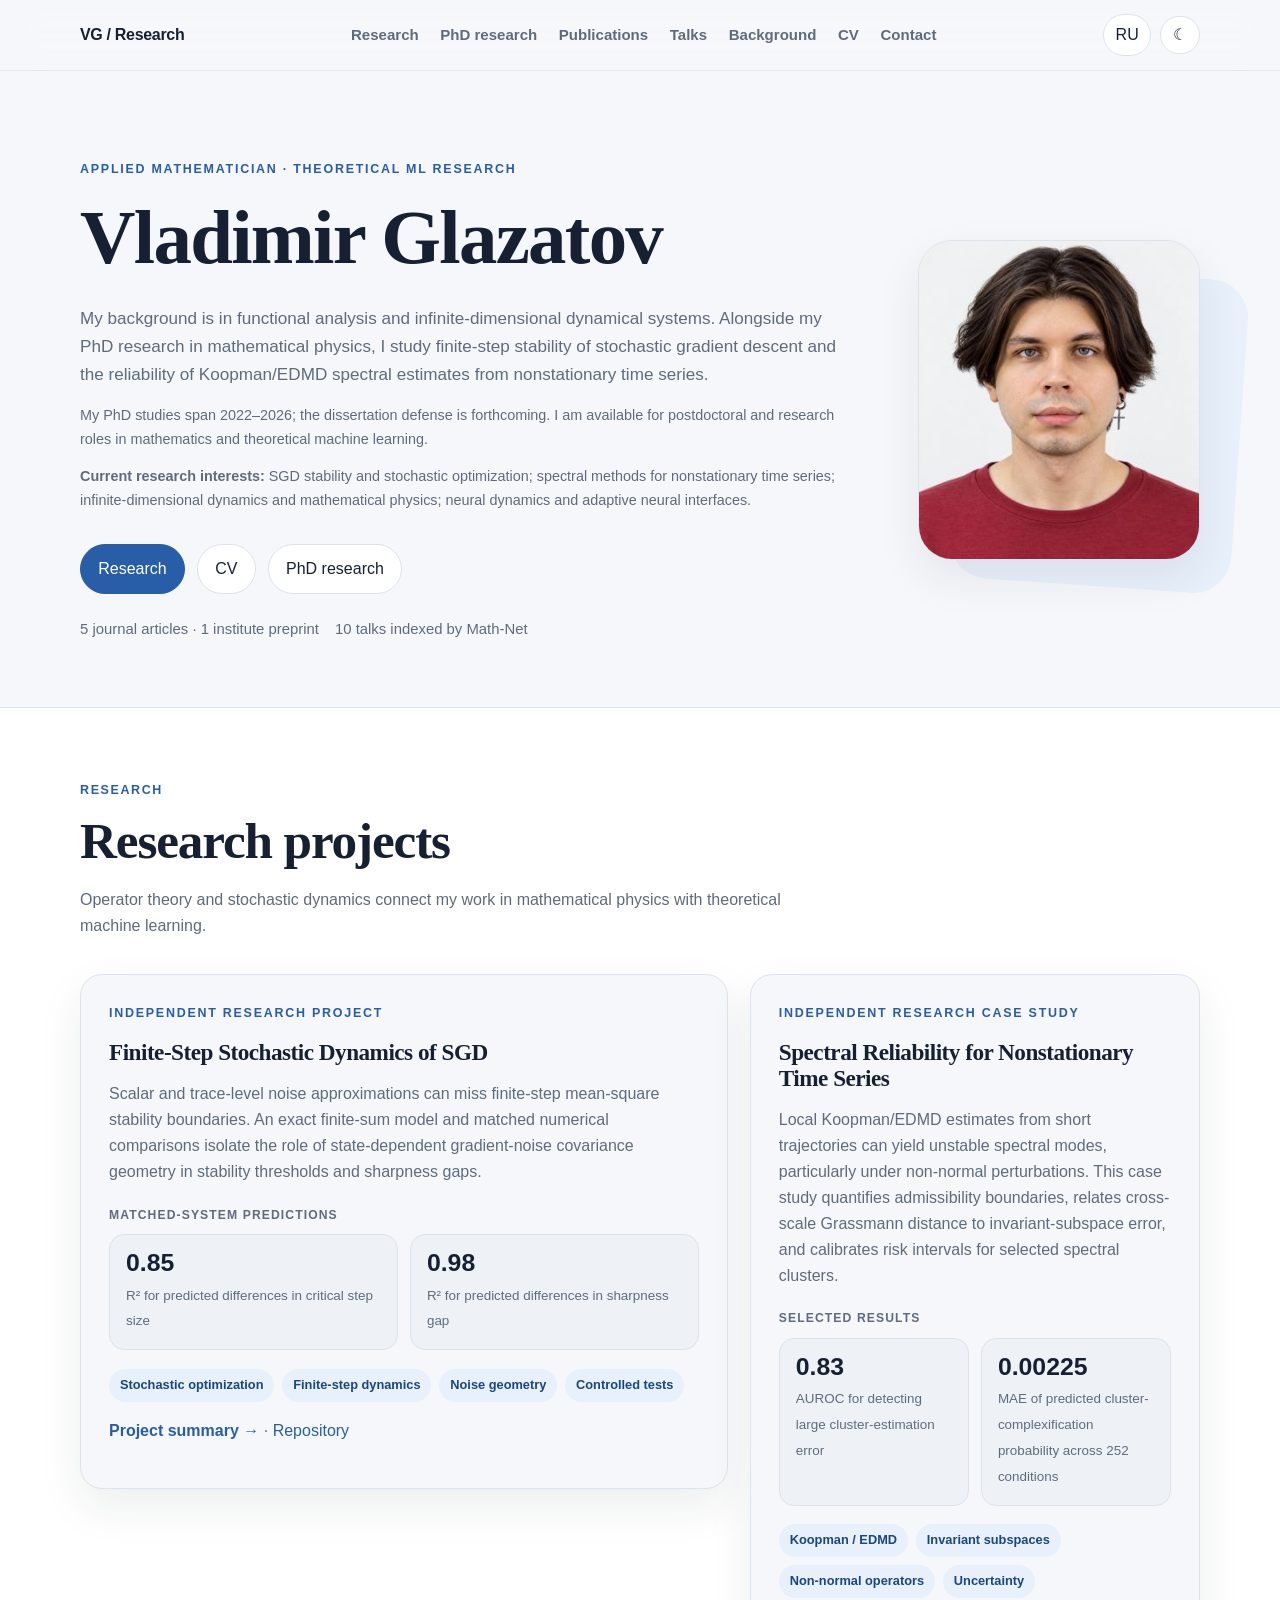
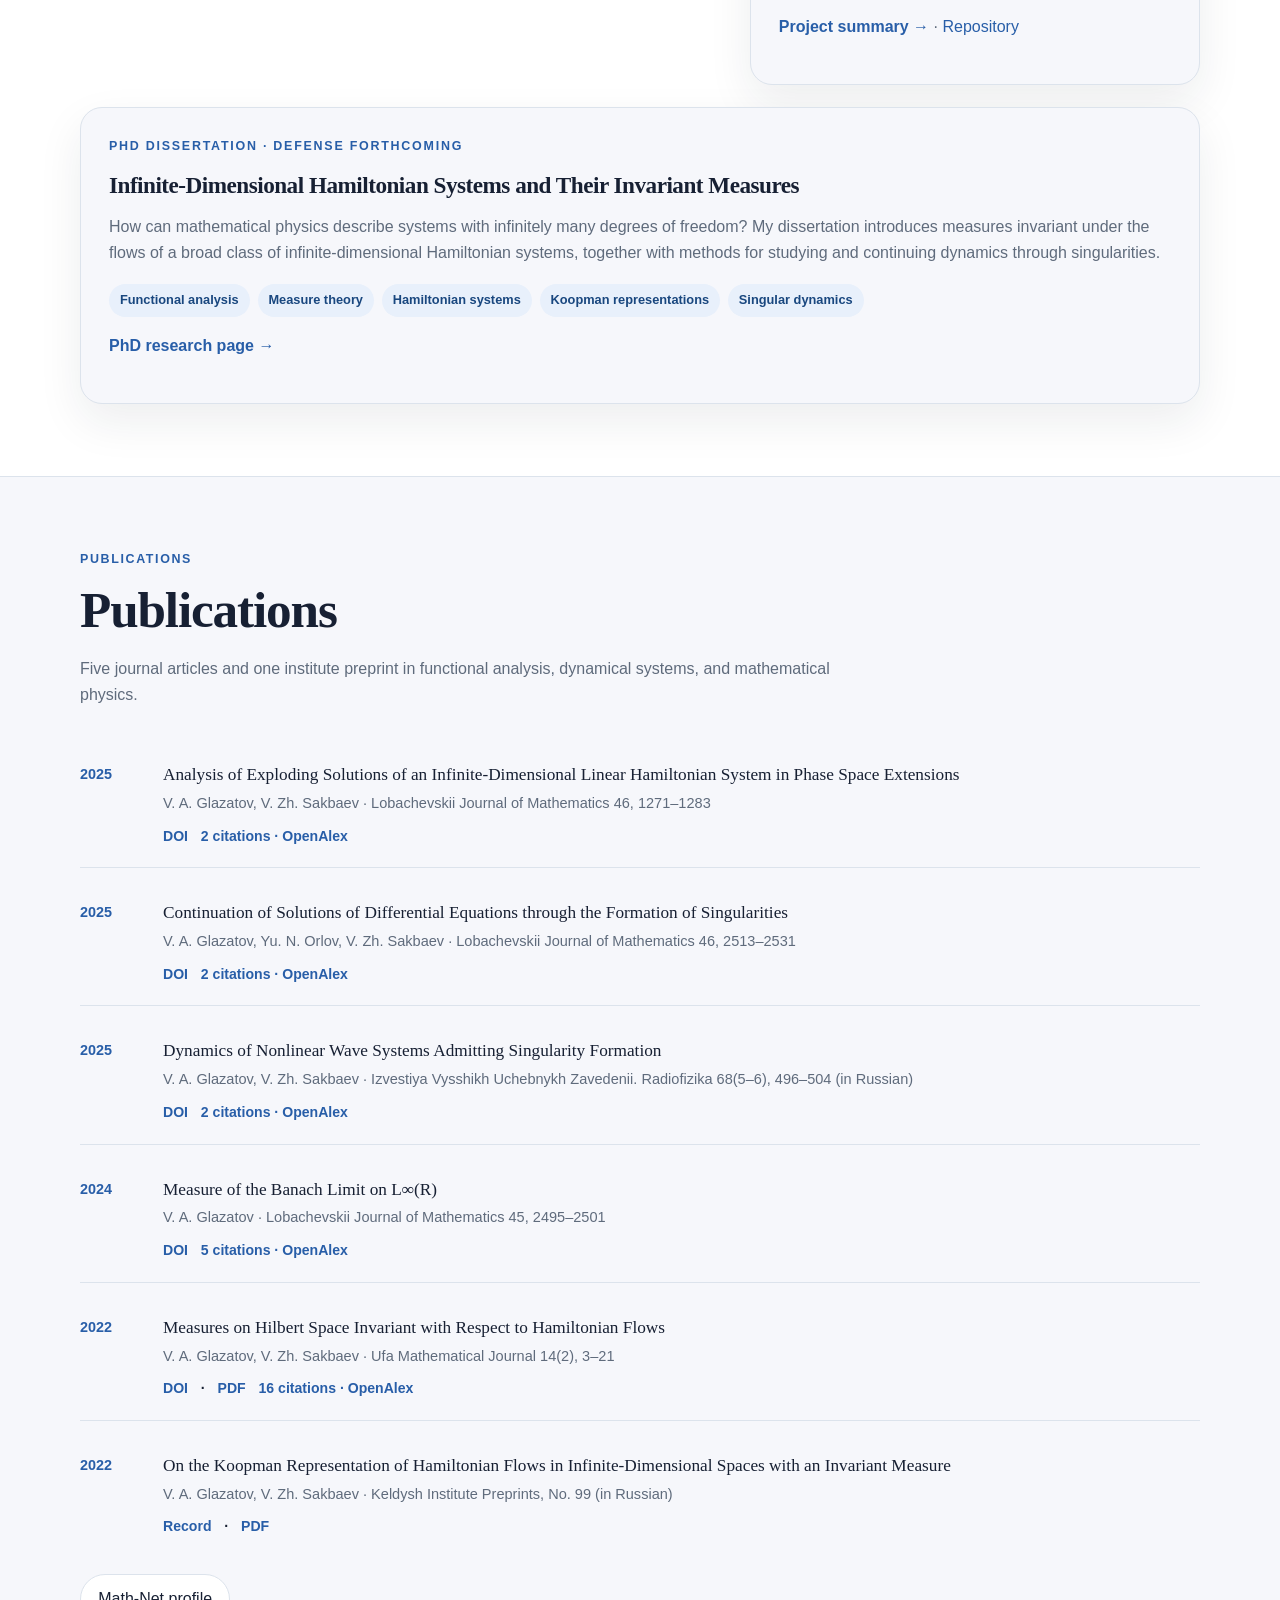
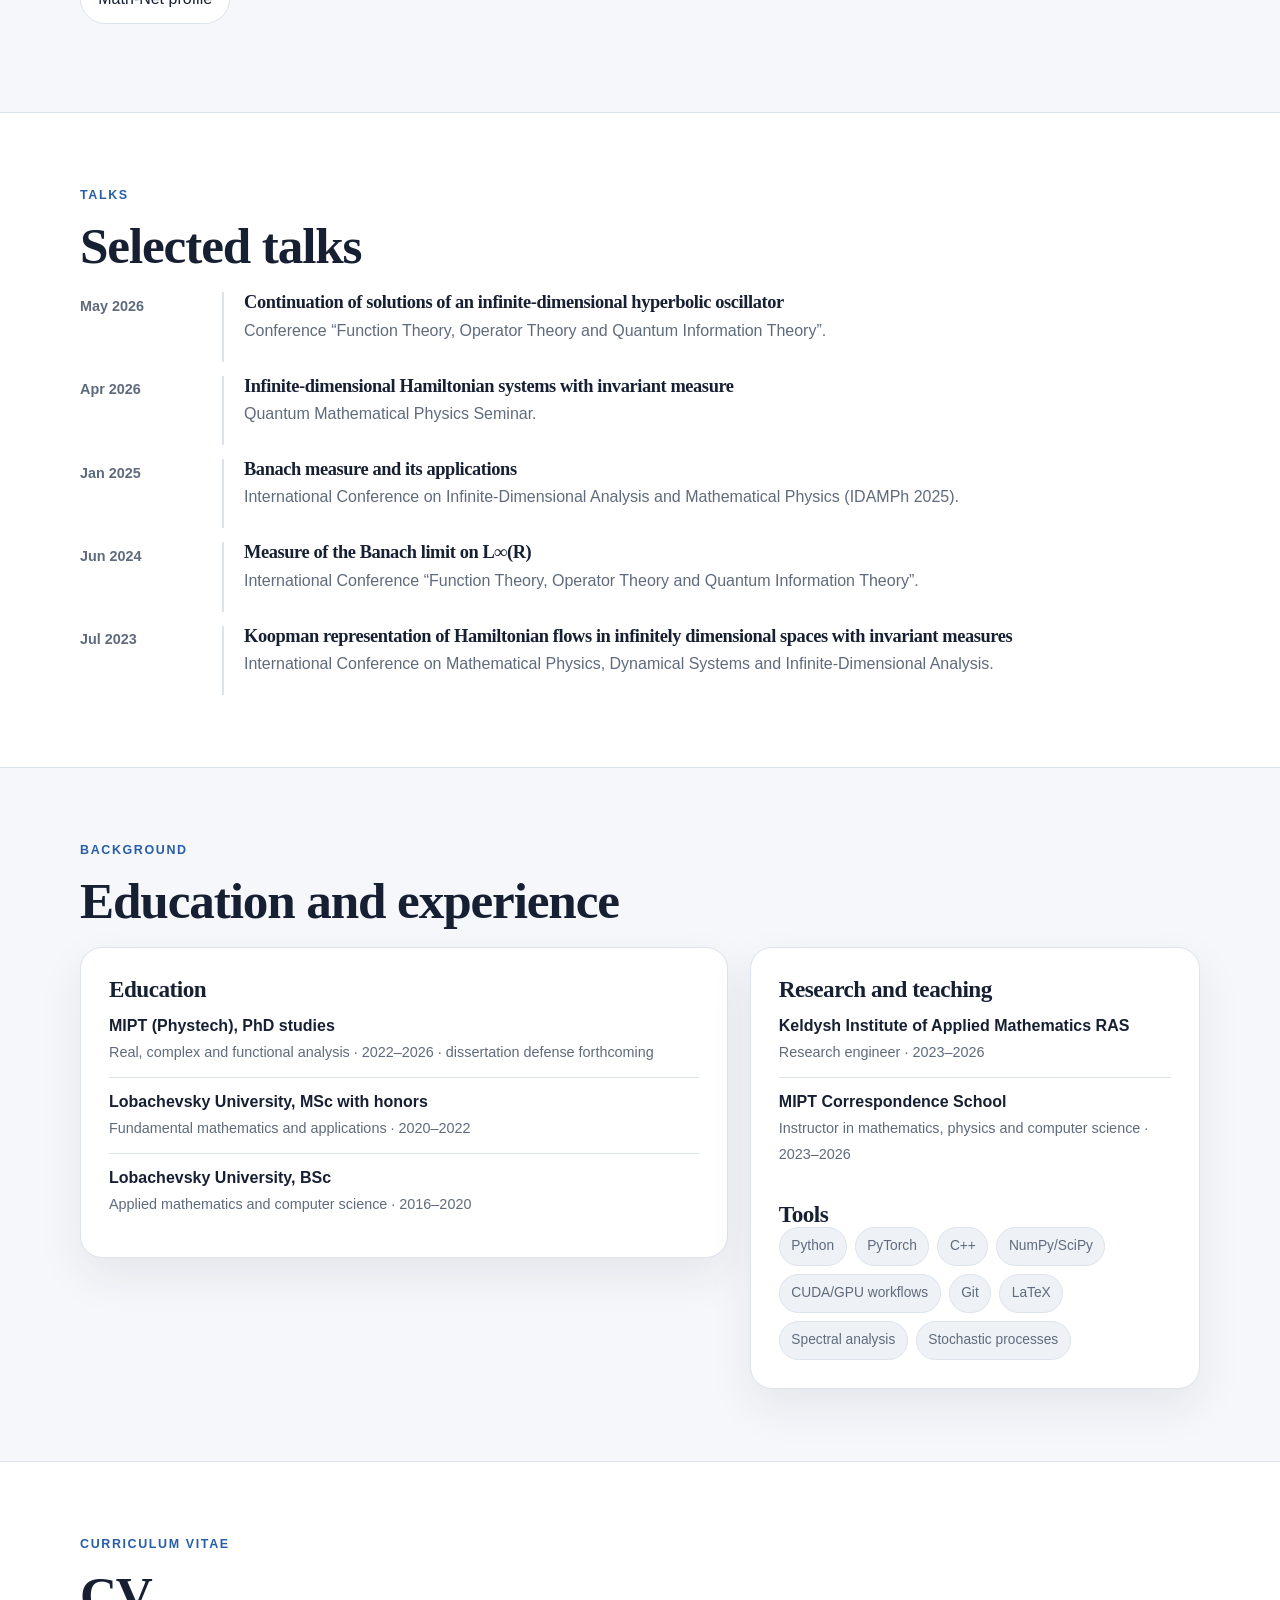
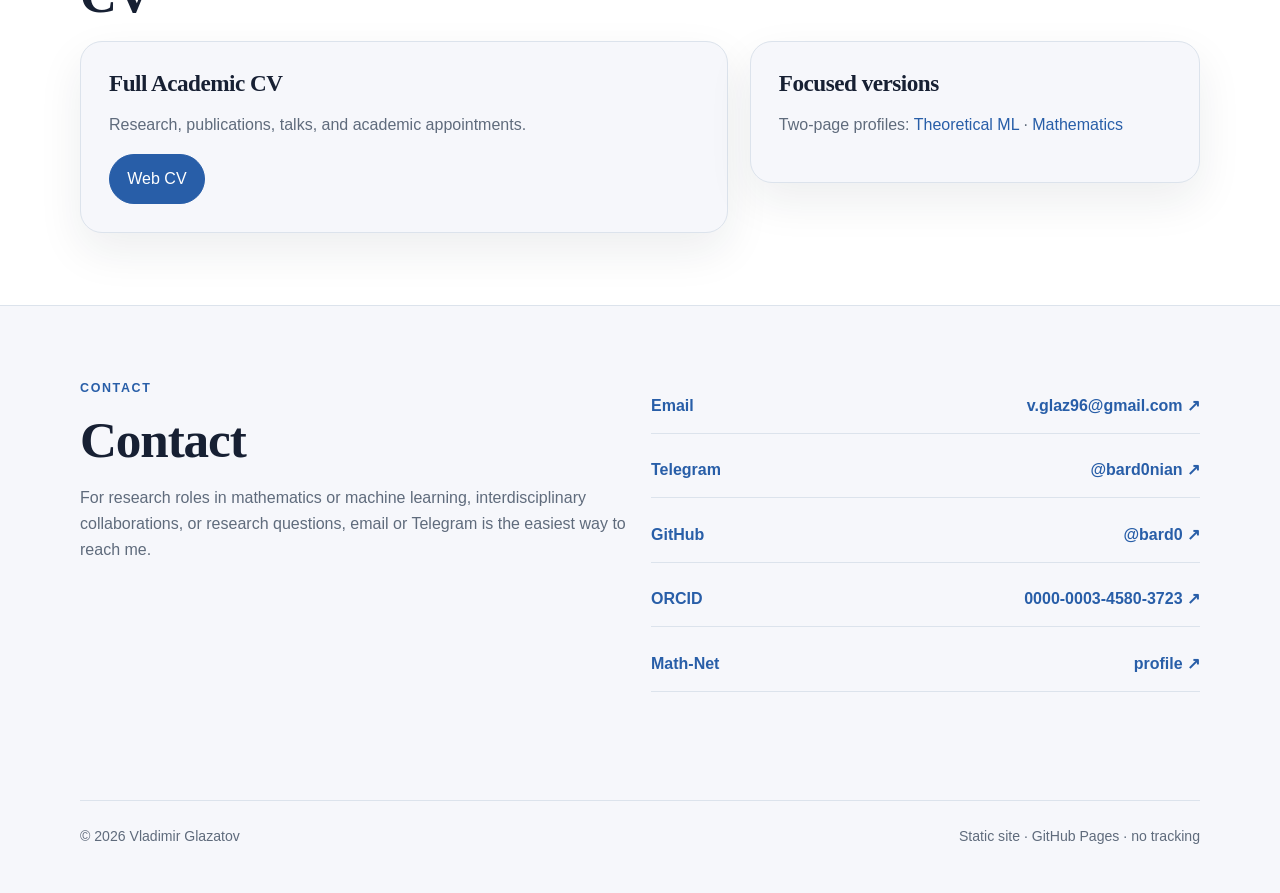
<file: index.html>
<!doctype html>
<html lang="en">
<head>
  <meta charset="utf-8">
  <meta name="viewport" content="width=device-width, initial-scale=1">
  <title>Vladimir Glazatov — Applied Mathematician in Theoretical ML</title>
  <meta name="description" content="Vladimir Glazatov — applied mathematician working on theoretical machine learning. Research in SGD stability, spectral reliability, and mathematical physics.">
  <meta name="theme-color" content="#285ea8">
  <link rel="canonical" href="https://bard0.github.io/">
  <link rel="alternate" hreflang="en" href="https://bard0.github.io/">
  <link rel="alternate" hreflang="ru" href="https://bard0.github.io/ru/">
  <link rel="alternate" hreflang="x-default" href="https://bard0.github.io/">
  <link rel="icon" href="assets/img/favicon.svg" type="image/svg+xml">
  <link rel="manifest" href="site.webmanifest">
  <link rel="stylesheet" href="assets/css/styles.css">
  <meta property="og:type" content="website">
  <meta property="og:title" content="Vladimir Glazatov — Research">
  <meta property="og:description" content="Applied mathematics, machine learning, stochastic optimization, spectral methods, and infinite-dimensional dynamical systems.">
  <meta property="og:image" content="https://bard0.github.io/assets/img/profile-avatar.webp">
  <meta property="og:url" content="https://bard0.github.io/">
  <style>.metrics-label{margin-top:1.3rem;color:var(--muted);font-size:.76rem;font-weight:800;text-transform:uppercase;letter-spacing:.09em}.metrics-label+.metrics{margin-top:.55rem}</style>
  <script type="application/ld+json">{"@context":"https://schema.org","@type":"Person","name":"Vladimir Andreevich Glazatov","alternateName":"Vladimir A. Glazatov","url":"https://bard0.github.io/","jobTitle":"Applied Mathematician and Machine Learning Researcher","sameAs":["https://github.com/bard0","https://www.mathnet.ru/php/person.phtml?option_lang=eng&personid=190010","https://orcid.org/0000-0003-4580-3723"],"knowsAbout":["stochastic optimization","stochastic gradient descent","nonstationary time series","Koopman operators","EDMD","dynamical systems","functional analysis","measure theory","operator theory"]}</script>
</head>
<body>
<a class="skip-link" href="#main">Skip to content</a>
<header class="site-header"><div class="container nav"><a class="brand" href="#top">VG <span>/ Research</span></a><nav class="nav-links" aria-label="Primary navigation"><a href="#research">Research</a><a href="research/phd/">PhD research</a><a href="#publications">Publications</a><a href="#talks">Talks</a><a href="#background">Background</a><a href="#cv">CV</a><a href="#contact">Contact</a></nav><div class="nav-actions"><a class="lang-btn" href="ru/" aria-label="Russian version">RU</a><button class="icon-btn" type="button" data-theme-toggle aria-label="Switch theme">☾</button><button class="icon-btn menu-btn" type="button" data-menu-toggle aria-label="Open navigation" aria-expanded="false">≡</button></div></div></header>
<main id="main">
<section class="hero" id="top"><div class="container hero-grid"><div><div class="eyebrow">Applied mathematician · theoretical ML research</div><h1>Vladimir Glazatov</h1><p class="hero-copy">My background is in functional analysis and infinite-dimensional dynamical systems. Alongside my PhD research in mathematical physics, I study finite-step stability of stochastic gradient descent and the reliability of Koopman/EDMD spectral estimates from nonstationary time series.</p><p class="note" style="margin-top:1rem">My PhD studies span 2022–2026; the dissertation defense is forthcoming. I am available for postdoctoral and research roles in mathematics and theoretical machine learning.</p><p class="note" style="margin-top:.55rem"><strong>Current research interests:</strong> SGD stability and stochastic optimization; spectral methods for nonstationary time series; infinite-dimensional dynamics and mathematical physics; neural dynamics and adaptive neural interfaces.</p><div class="hero-actions"><a class="button primary" href="#research">Research</a><a class="button" href="cv/academic/">CV</a><a class="button" href="research/phd/">PhD research</a></div><div class="hero-meta"><span>5 journal articles · 1 institute preprint</span><span>10 talks indexed by Math-Net</span></div></div><div class="hero-photo-wrap"><img class="hero-photo" src="assets/img/profile-avatar.webp" alt="GitHub avatar of Vladimir Glazatov" width="320" height="320"></div></div></section>

<section class="section alt" id="research"><div class="container"><div class="section-kicker">Research</div><h2>Research projects</h2><p class="section-intro">Operator theory and stochastic dynamics connect my work in mathematical physics with theoretical machine learning.</p><div class="research-grid">
<article class="card"><div class="eyebrow">Independent research project</div><h3>Finite-Step Stochastic Dynamics of SGD</h3><p>Scalar and trace-level noise approximations can miss finite-step mean-square stability boundaries. An exact finite-sum model and matched numerical comparisons isolate the role of state-dependent gradient-noise covariance geometry in stability thresholds and sharpness gaps.</p><div class="metrics-label">Matched-system predictions</div><div class="metrics"><div class="metric"><strong>0.85</strong><span>R² for predicted differences in critical step size</span></div><div class="metric"><strong>0.98</strong><span>R² for predicted differences in sharpness gap</span></div></div><div class="tags"><span class="tag">Stochastic optimization</span><span class="tag">Finite-step dynamics</span><span class="tag">Noise geometry</span><span class="tag">Controlled tests</span></div><p><a href="projects/sgd/"><strong>Project summary →</strong></a> · <a href="https://github.com/bard0/Finite-Step-Stochastic-Dynamics-of-SGD">Repository</a></p></article>
<article class="card"><div class="eyebrow">Independent research case study</div><h3>Spectral Reliability for Nonstationary Time Series</h3><p>Local Koopman/EDMD estimates from short trajectories can yield unstable spectral modes, particularly under non-normal perturbations. This case study quantifies admissibility boundaries, relates cross-scale Grassmann distance to invariant-subspace error, and calibrates risk intervals for selected spectral clusters.</p><div class="metrics-label">Selected results</div><div class="metrics"><div class="metric"><strong>0.83</strong><span>AUROC for detecting large cluster-estimation error</span></div><div class="metric"><strong>0.00225</strong><span>MAE of predicted cluster-complexification probability across 252 conditions</span></div></div><div class="tags"><span class="tag">Koopman / EDMD</span><span class="tag">Invariant subspaces</span><span class="tag">Non-normal operators</span><span class="tag">Uncertainty</span></div><p><a href="projects/spectral-reliability/"><strong>Project summary →</strong></a> · <a href="https://github.com/bard0/spectral-dynamics-of-time-series">Repository</a></p></article>
<article class="card" style="grid-column:1 / -1"><div class="eyebrow">PhD dissertation · defense forthcoming</div><h3>Infinite-Dimensional Hamiltonian Systems and Their Invariant Measures</h3><p>How can mathematical physics describe systems with infinitely many degrees of freedom? My dissertation introduces measures invariant under the flows of a broad class of infinite-dimensional Hamiltonian systems, together with methods for studying and continuing dynamics through singularities.</p><div class="tags"><span class="tag">Functional analysis</span><span class="tag">Measure theory</span><span class="tag">Hamiltonian systems</span><span class="tag">Koopman representations</span><span class="tag">Singular dynamics</span></div><p><a href="research/phd/"><strong>PhD research page →</strong></a></p></article>
</div></div></section>

<section class="section" id="publications"><div class="container"><div class="section-kicker">Publications</div><h2>Publications</h2><p class="section-intro">Five journal articles and one institute preprint in functional analysis, dynamical systems, and mathematical physics.</p><div class="publications">
<article class="pub"><div class="pub-year">2025</div><div><div class="pub-title">Analysis of Exploding Solutions of an Infinite-Dimensional Linear Hamiltonian System in Phase Space Extensions</div><div class="pub-meta">V. A. Glazatov, V. Zh. Sakbaev · Lobachevskii Journal of Mathematics 46, 1271–1283</div><div class="pub-links"><a href="https://doi.org/10.1134/S1995080225605624">DOI</a></div></div></article>
<article class="pub"><div class="pub-year">2025</div><div><div class="pub-title">Continuation of Solutions of Differential Equations through the Formation of Singularities</div><div class="pub-meta">V. A. Glazatov, Yu. N. Orlov, V. Zh. Sakbaev · Lobachevskii Journal of Mathematics 46, 2513–2531</div><div class="pub-links"><a href="https://doi.org/10.1134/S1995080225608070">DOI</a></div></div></article>
<article class="pub"><div class="pub-year">2025</div><div><div class="pub-title">Dynamics of Nonlinear Wave Systems Admitting Singularity Formation</div><div class="pub-meta">V. A. Glazatov, V. Zh. Sakbaev · Izvestiya Vysshikh Uchebnykh Zavedenii. Radiofizika 68(5–6), 496–504 (in Russian)</div><div class="pub-links"><a href="https://doi.org/10.52452/00213462_2025_68_05_496">DOI</a></div></div></article>
<article class="pub"><div class="pub-year">2024</div><div><div class="pub-title">Measure of the Banach Limit on L∞(R)</div><div class="pub-meta">V. A. Glazatov · Lobachevskii Journal of Mathematics 45, 2495–2501</div><div class="pub-links"><a href="https://doi.org/10.1134/S1995080224603138">DOI</a></div></div></article>
<article class="pub"><div class="pub-year">2022</div><div><div class="pub-title">Measures on Hilbert Space Invariant with Respect to Hamiltonian Flows</div><div class="pub-meta">V. A. Glazatov, V. Zh. Sakbaev · Ufa Mathematical Journal 14(2), 3–21</div><div class="pub-links"><a href="https://doi.org/10.13108/2022-14-2-3">DOI</a> · <a href="https://www.mathnet.ru/php/getFT.phtml?jrnid=ufa&option_lang=eng&paperid=607&what=fullteng">PDF</a></div></div></article>
<article class="pub"><div class="pub-year">2022</div><div><div class="pub-title">On the Koopman Representation of Hamiltonian Flows in Infinite-Dimensional Spaces with an Invariant Measure</div><div class="pub-meta">V. A. Glazatov, V. Zh. Sakbaev · Keldysh Institute Preprints, No. 99 (in Russian)</div><div class="pub-links"><a href="https://library.keldysh.ru/preprint.asp?id=2022-99">Record</a> · <a href="https://keldysh.ru/papers/2022/prep2022_99.pdf">PDF</a></div></div></article>
</div><p><a class="button" href="https://www.mathnet.ru/php/person.phtml?option_lang=eng&personid=190010">Math-Net profile</a></p></div></section>

<section class="section alt" id="talks"><div class="container"><div class="section-kicker">Talks</div><h2>Selected talks</h2><div class="timeline"><div class="timeline-item"><div class="timeline-date">May 2026</div><div class="timeline-content"><h3>Continuation of solutions of an infinite-dimensional hyperbolic oscillator</h3><p>Conference “Function Theory, Operator Theory and Quantum Information Theory”.</p></div></div><div class="timeline-item"><div class="timeline-date">Apr 2026</div><div class="timeline-content"><h3>Infinite-dimensional Hamiltonian systems with invariant measure</h3><p>Quantum Mathematical Physics Seminar.</p></div></div><div class="timeline-item"><div class="timeline-date">Jan 2025</div><div class="timeline-content"><h3>Banach measure and its applications</h3><p>International Conference on Infinite-Dimensional Analysis and Mathematical Physics (IDAMPh 2025).</p></div></div><div class="timeline-item"><div class="timeline-date">Jun 2024</div><div class="timeline-content"><h3>Measure of the Banach limit on L∞(R)</h3><p>International Conference “Function Theory, Operator Theory and Quantum Information Theory”.</p></div></div><div class="timeline-item"><div class="timeline-date">Jul 2023</div><div class="timeline-content"><h3>Koopman representation of Hamiltonian flows in infinitely dimensional spaces with invariant measures</h3><p>International Conference on Mathematical Physics, Dynamical Systems and Infinite-Dimensional Analysis.</p></div></div></div></div></section>

<section class="section" id="background"><div class="container"><div class="section-kicker">Background</div><h2>Education and experience</h2><div class="research-grid"><article class="card"><h3>Education</h3><ul class="list-clean"><li><strong>MIPT (Phystech), PhD studies</strong><br><span class="note">Real, complex and functional analysis · 2022–2026 · dissertation defense forthcoming</span></li><li><strong>Lobachevsky University, MSc with honors</strong><br><span class="note">Fundamental mathematics and applications · 2020–2022</span></li><li><strong>Lobachevsky University, BSc</strong><br><span class="note">Applied mathematics and computer science · 2016–2020</span></li></ul></article><article class="card"><h3>Research and teaching</h3><ul class="list-clean"><li><strong>Keldysh Institute of Applied Mathematics RAS</strong><br><span class="note">Research engineer · 2023–2026</span></li><li><strong>MIPT Correspondence School</strong><br><span class="note">Instructor in mathematics, physics and computer science · 2023–2026</span></li></ul><h3 style="margin-top:1.4rem">Tools</h3><div class="chips"><span class="chip">Python</span><span class="chip">PyTorch</span><span class="chip">C++</span><span class="chip">NumPy/SciPy</span><span class="chip">CUDA/GPU workflows</span><span class="chip">Git</span><span class="chip">LaTeX</span><span class="chip">Spectral analysis</span><span class="chip">Stochastic processes</span></div></article></div></div></section>

<section class="section alt" id="cv"><div class="container"><div class="section-kicker">Curriculum vitae</div><h2>CV</h2><div class="research-grid"><article class="card"><h3>Full Academic CV</h3><p>Research, publications, talks, and academic appointments.</p><a class="button primary" href="cv/academic/">Web CV</a></article><article class="card"><h3>Focused versions</h3><p>Two-page profiles: <a href="cv/theoretical-ml/">Theoretical ML</a> · <a href="cv/mathematics/">Mathematics</a></p></article></div></div></section>

<section class="section" id="contact"><div class="container contact-grid"><div><div class="section-kicker">Contact</div><h2>Contact</h2><p class="section-intro">For research roles in mathematics or machine learning, interdisciplinary collaborations, or research questions, email or Telegram is the easiest way to reach me.</p></div><div class="contact-links"><a href="mailto:v.glaz96@gmail.com"><span>Email</span><span>v.glaz96@gmail.com ↗</span></a><a href="https://t.me/bard0nian"><span>Telegram</span><span>@bard0nian ↗</span></a><a href="https://github.com/bard0"><span>GitHub</span><span>@bard0 ↗</span></a><a href="https://orcid.org/0000-0003-4580-3723"><span>ORCID</span><span>0000-0003-4580-3723 ↗</span></a><a href="https://www.mathnet.ru/php/person.phtml?option_lang=eng&personid=190010"><span>Math-Net</span><span>profile ↗</span></a></div></div></section>
</main>
<footer class="site-footer"><div class="container footer-row"><span>© 2026 Vladimir Glazatov</span><span>Static site · GitHub Pages · no tracking</span></div></footer>
<script src="assets/js/main.js"></script>
</body>
</html>
</file>
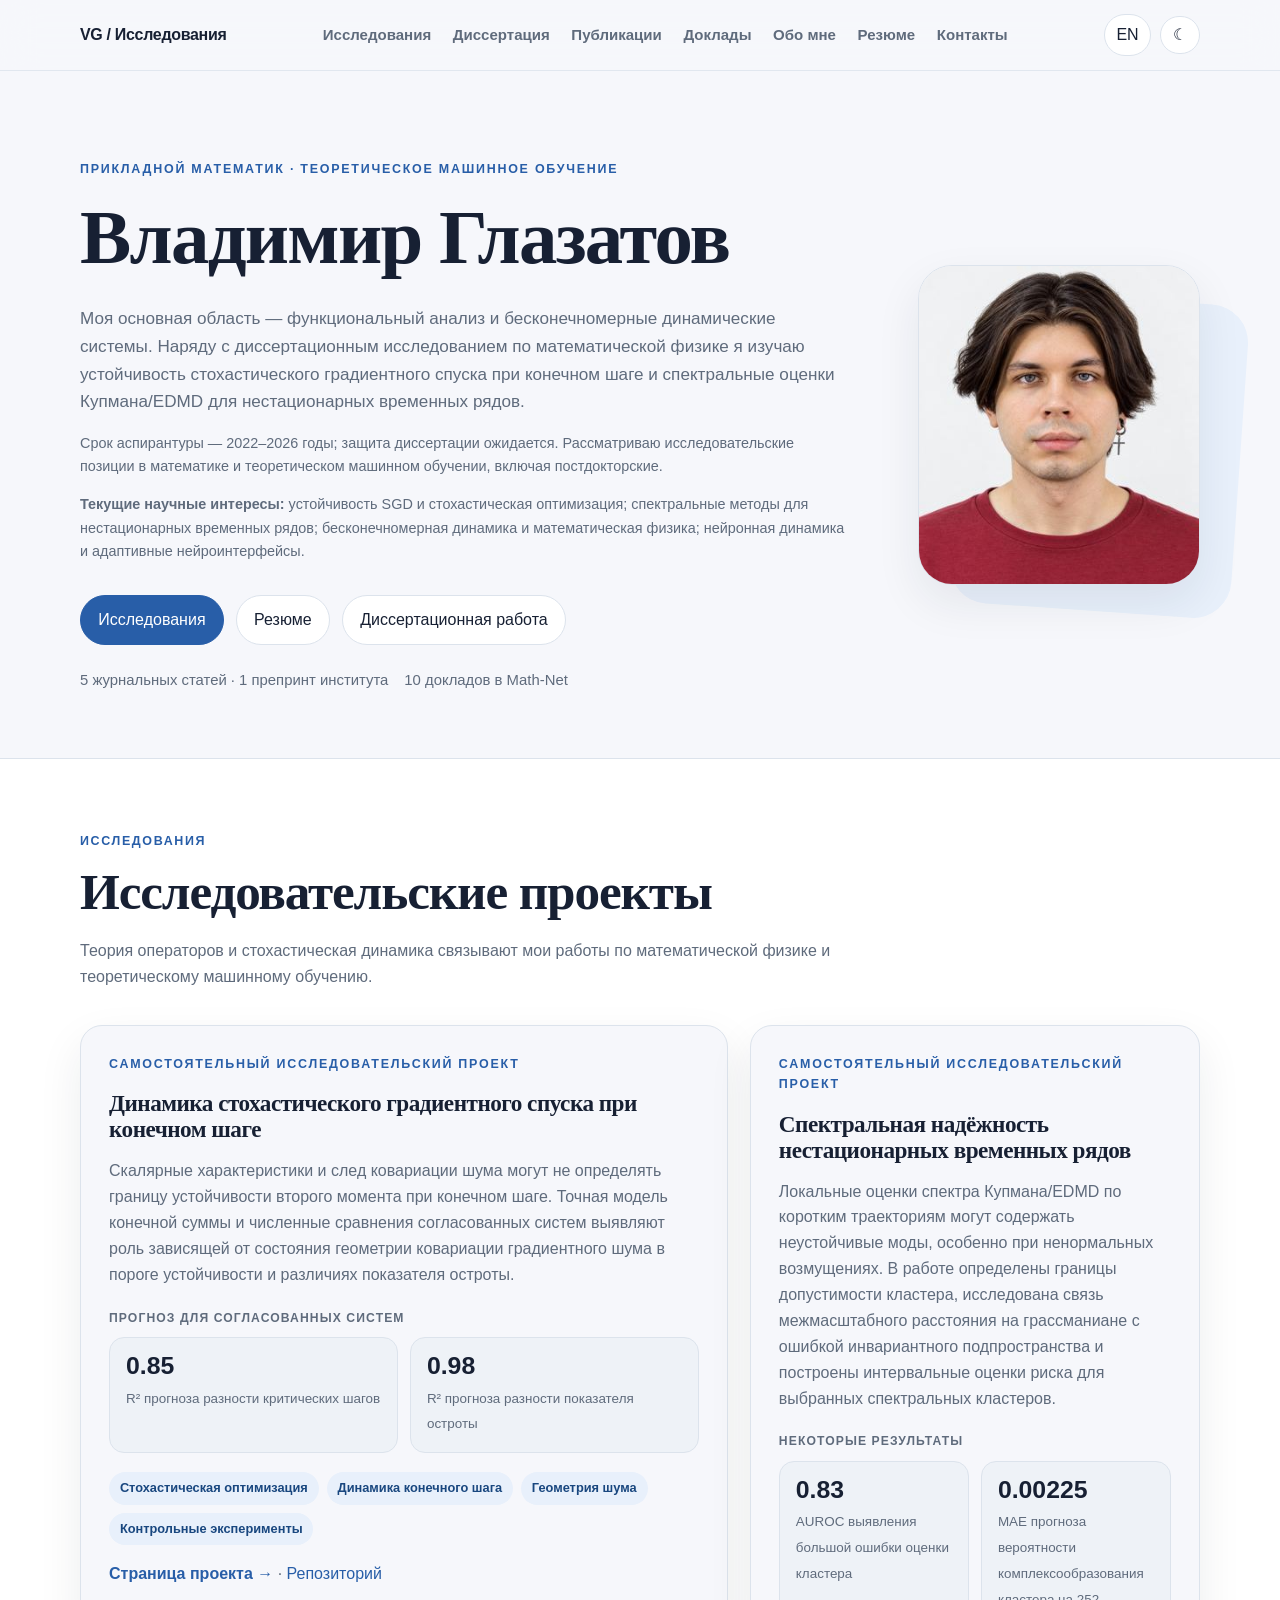
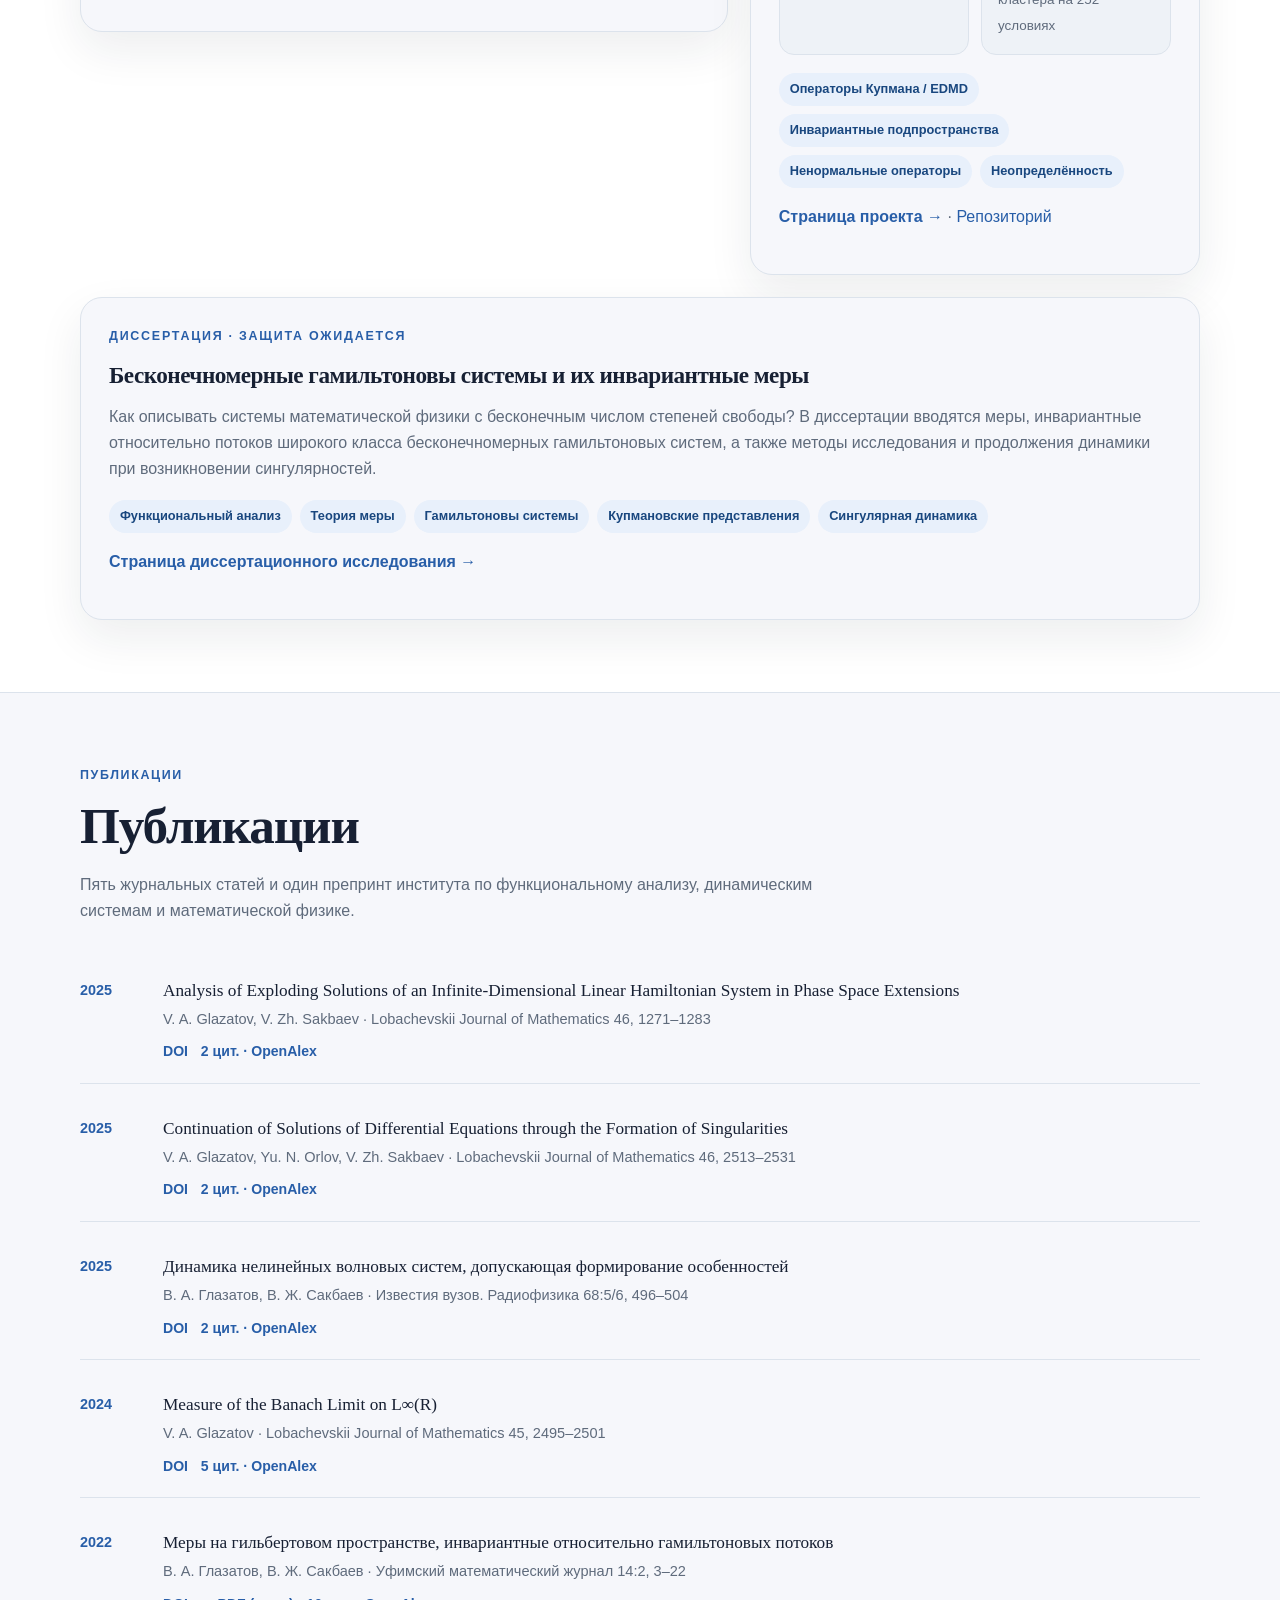
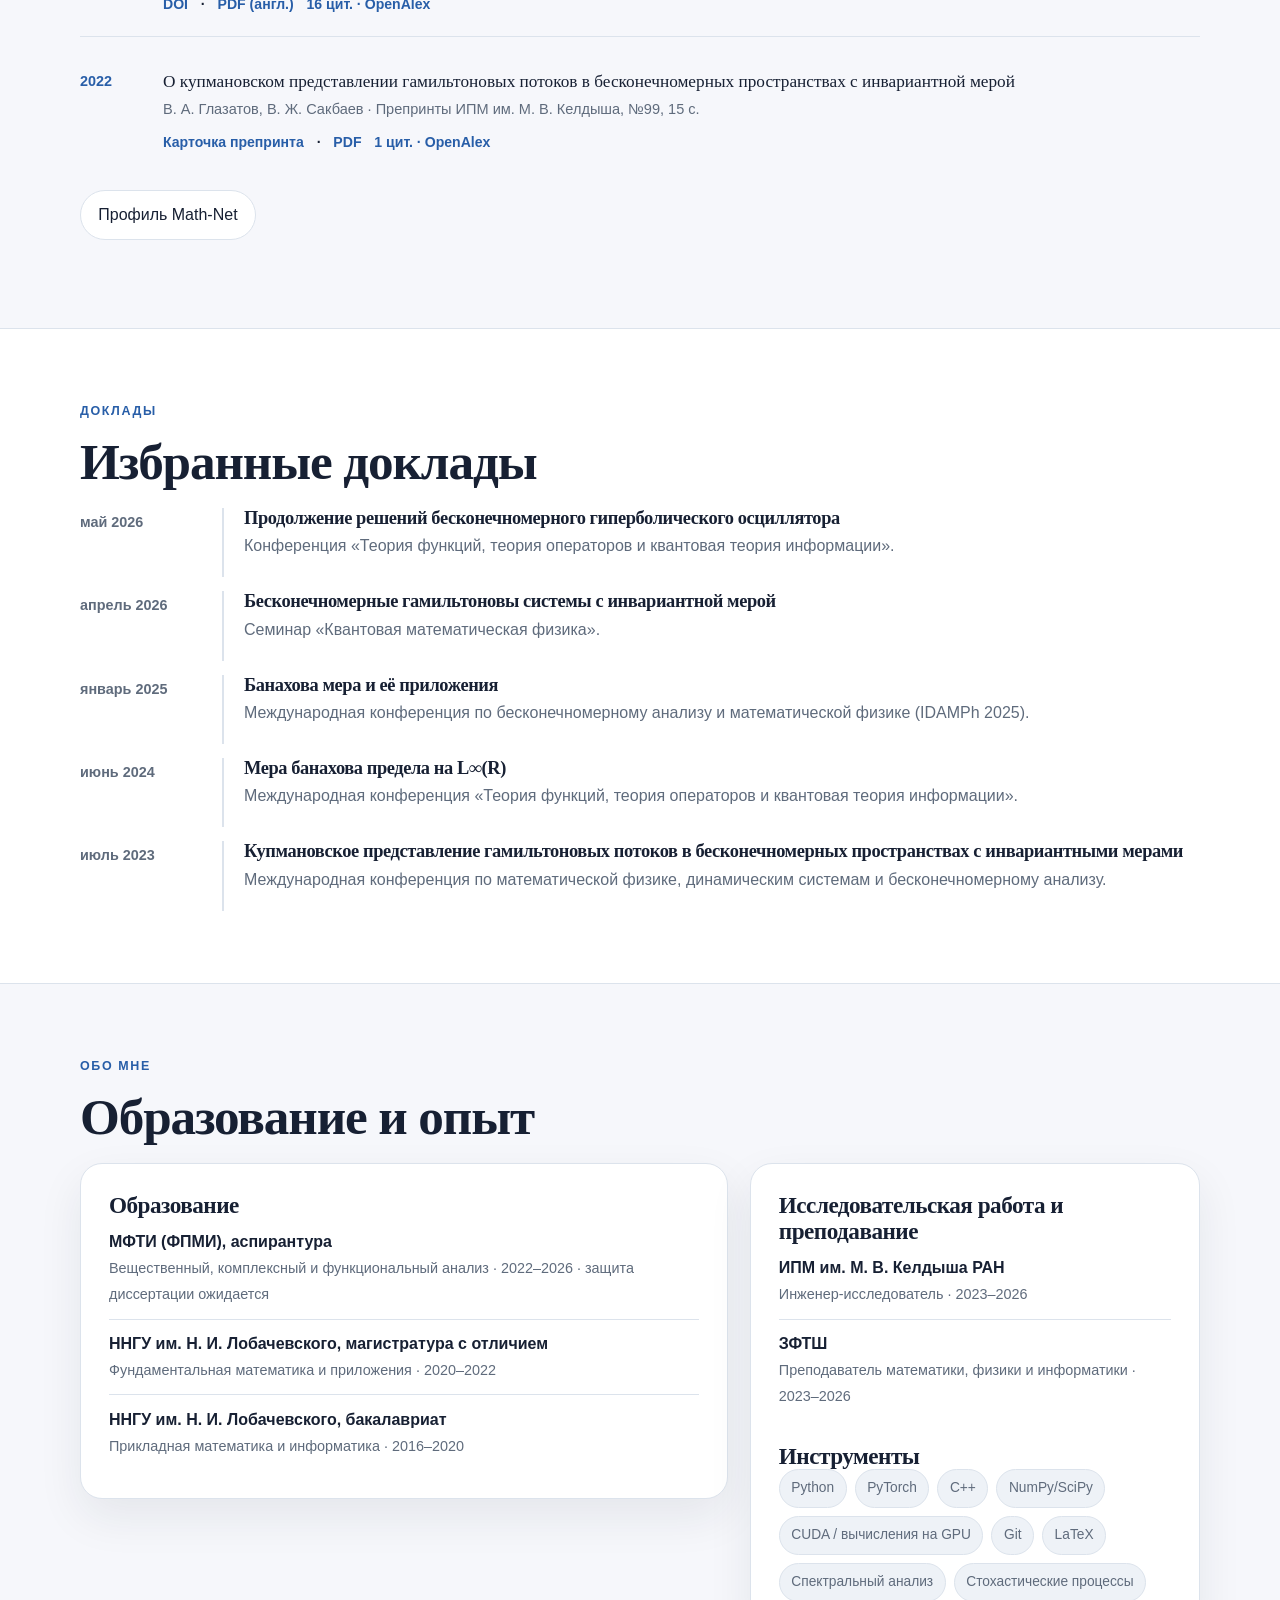
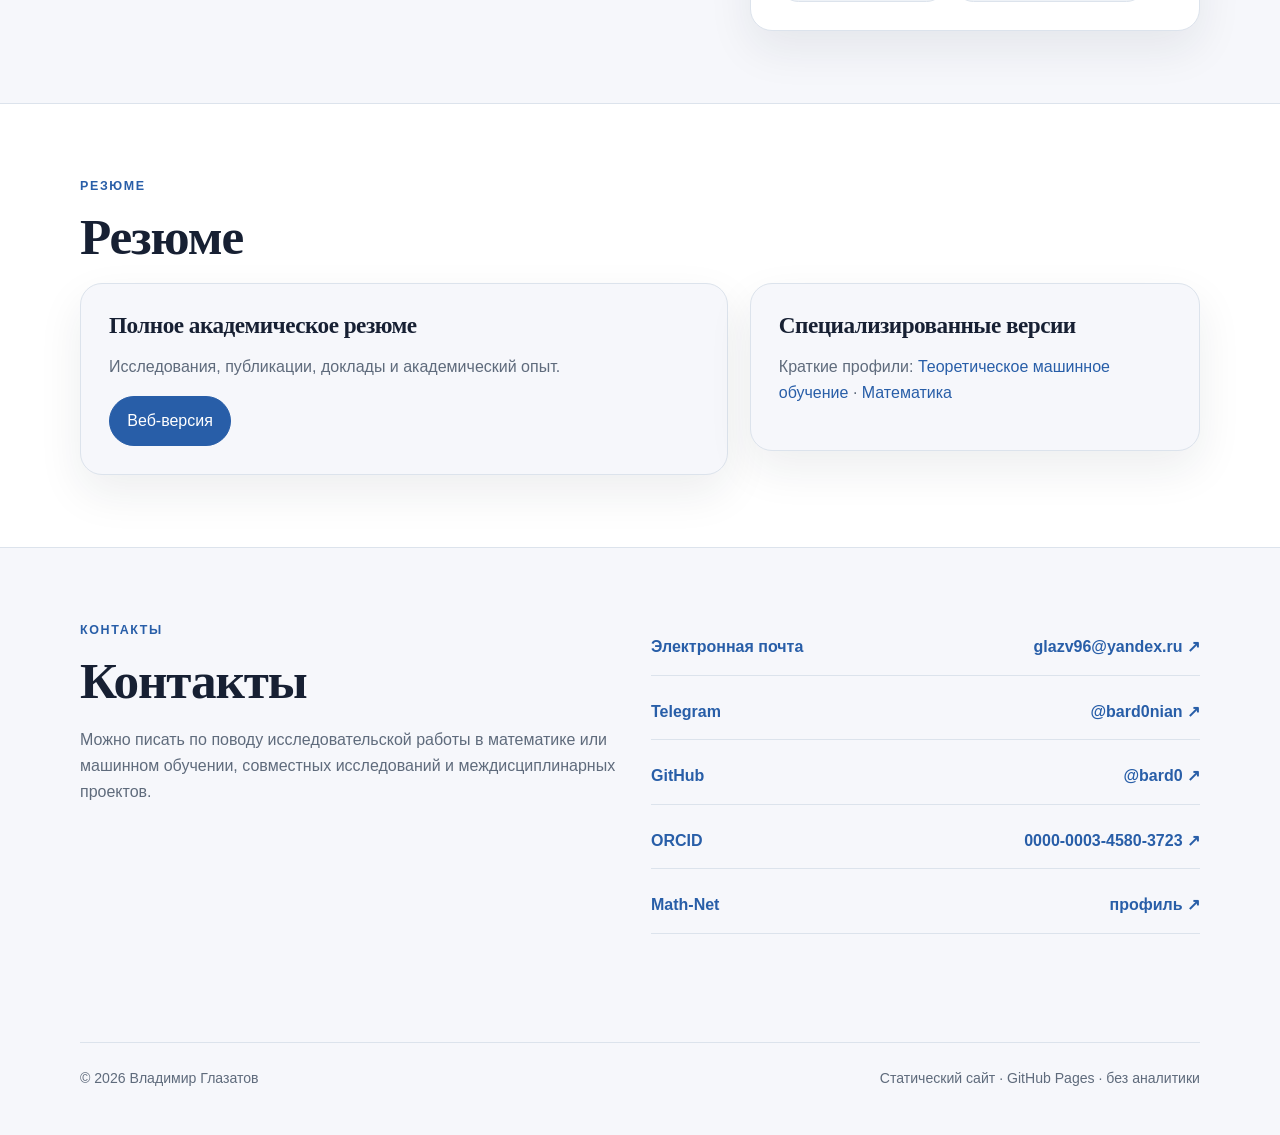
<file: ru/index.html>
<!doctype html>
<html lang="ru">
<head>
  <meta charset="utf-8">
  <meta name="viewport" content="width=device-width, initial-scale=1">
  <title>Владимир Глазатов — прикладной математик и исследователь машинного обучения</title>
  <meta name="description" content="Владимир Глазатов — прикладной математик и исследователь машинного обучения. Исследования динамики SGD, спектральной надёжности, функционального анализа и бесконечномерных динамических систем.">
  <meta name="theme-color" content="#285ea8">
  <link rel="canonical" href="https://bard0.github.io/ru/">
  <link rel="alternate" hreflang="en" href="https://bard0.github.io/">
  <link rel="alternate" hreflang="ru" href="https://bard0.github.io/ru/">
  <link rel="alternate" hreflang="x-default" href="https://bard0.github.io/">
  <link rel="icon" href="../assets/img/favicon.svg" type="image/svg+xml">
  <link rel="stylesheet" href="../assets/css/styles.css">
  <meta property="og:type" content="website">
  <meta property="og:title" content="Владимир Глазатов — исследования">
  <meta property="og:description" content="Прикладная математика, стохастическая оптимизация, нестационарные временные ряды и динамические системы.">
  <meta property="og:image" content="https://bard0.github.io/assets/img/profile-avatar.webp">
  <meta property="og:url" content="https://bard0.github.io/ru/">
  <style>.metrics-label{margin-top:1.3rem;color:var(--muted);font-size:.76rem;font-weight:800;text-transform:uppercase;letter-spacing:.09em}.metrics-label+.metrics{margin-top:.55rem}</style>
</head>
<body>
<a class="skip-link" href="#main">К содержанию</a>
<header class="site-header"><div class="container nav"><a class="brand" href="#top">VG <span>/ Исследования</span></a><nav class="nav-links" aria-label="Основная навигация"><a href="#research">Исследования</a><a href="research/phd/">Диссертация</a><a href="#publications">Публикации</a><a href="#talks">Доклады</a><a href="#background">Обо мне</a><a href="#cv">Резюме</a><a href="#contact">Контакты</a></nav><div class="nav-actions"><a class="lang-btn" href="../" aria-label="Английская версия">EN</a><button class="icon-btn" type="button" data-theme-toggle aria-label="Переключить тему">☾</button><button class="icon-btn menu-btn" type="button" data-menu-toggle aria-label="Открыть меню" aria-expanded="false">≡</button></div></div></header>
<main id="main">
<section class="hero" id="top"><div class="container hero-grid"><div><div class="eyebrow">Прикладной математик · теоретическое машинное обучение</div><h1>Владимир Глазатов</h1><p class="hero-copy">Моя основная область — функциональный анализ и бесконечномерные динамические системы. Наряду с диссертационным исследованием по математической физике я изучаю устойчивость стохастического градиентного спуска при конечном шаге и спектральные оценки Купмана/EDMD для нестационарных временных рядов.</p><p class="note" style="margin-top:1rem">Срок аспирантуры — 2022–2026 годы; защита диссертации ожидается. Рассматриваю исследовательские позиции в математике и теоретическом машинном обучении, включая постдокторские.</p><p class="note" style="margin-top:.55rem"><strong>Текущие научные интересы:</strong> устойчивость SGD и стохастическая оптимизация; спектральные методы для нестационарных временных рядов; бесконечномерная динамика и математическая физика; нейронная динамика и адаптивные нейроинтерфейсы.</p><div class="hero-actions"><a class="button primary" href="#research">Исследования</a><a class="button" href="../cv/academic/">Резюме</a><a class="button" href="research/phd/">Диссертационная работа</a></div><div class="hero-meta"><span>5 журнальных статей · 1 препринт института</span><span>10 докладов в Math-Net</span></div></div><div class="hero-photo-wrap"><img class="hero-photo" src="../assets/img/profile-avatar.webp" alt="Аватар профиля Владимира Глазатова" width="320" height="320"></div></div></section>

<section class="section alt" id="research"><div class="container"><div class="section-kicker">Исследования</div><h2>Исследовательские проекты</h2><p class="section-intro">Теория операторов и стохастическая динамика связывают мои работы по математической физике и теоретическому машинному обучению.</p><div class="research-grid">
<article class="card"><div class="eyebrow">Самостоятельный исследовательский проект</div><h3>Динамика стохастического градиентного спуска при конечном шаге</h3><p>Скалярные характеристики и след ковариации шума могут не определять границу устойчивости второго момента при конечном шаге. Точная модель конечной суммы и численные сравнения согласованных систем выявляют роль зависящей от состояния геометрии ковариации градиентного шума в пороге устойчивости и различиях показателя остроты.</p><div class="metrics-label">Прогноз для согласованных систем</div><div class="metrics"><div class="metric"><strong>0.85</strong><span>R² прогноза разности критических шагов</span></div><div class="metric"><strong>0.98</strong><span>R² прогноза разности показателя остроты</span></div></div><div class="tags"><span class="tag">Стохастическая оптимизация</span><span class="tag">Динамика конечного шага</span><span class="tag">Геометрия шума</span><span class="tag">Контрольные эксперименты</span></div><p><a href="projects/sgd/"><strong>Страница проекта →</strong></a> · <a href="https://github.com/bard0/Finite-Step-Stochastic-Dynamics-of-SGD">Репозиторий</a></p></article>
<article class="card"><div class="eyebrow">Самостоятельный исследовательский проект</div><h3>Спектральная надёжность нестационарных временных рядов</h3><p>Локальные оценки спектра Купмана/EDMD по коротким траекториям могут содержать неустойчивые моды, особенно при ненормальных возмущениях. В работе определены границы допустимости кластера, исследована связь межмасштабного расстояния на грассманиане с ошибкой инвариантного подпространства и построены интервальные оценки риска для выбранных спектральных кластеров.</p><div class="metrics-label">Некоторые результаты</div><div class="metrics"><div class="metric"><strong>0.83</strong><span>AUROC выявления большой ошибки оценки кластера</span></div><div class="metric"><strong>0.00225</strong><span>MAE прогноза вероятности комплексообразования кластера на 252 условиях</span></div></div><div class="tags"><span class="tag">Операторы Купмана / EDMD</span><span class="tag">Инвариантные подпространства</span><span class="tag">Ненормальные операторы</span><span class="tag">Неопределённость</span></div><p><a href="projects/spectral-reliability/"><strong>Страница проекта →</strong></a> · <a href="https://github.com/bard0/spectral-dynamics-of-time-series">Репозиторий</a></p></article>
<article class="card" style="grid-column:1 / -1"><div class="eyebrow">Диссертация · защита ожидается</div><h3>Бесконечномерные гамильтоновы системы и их инвариантные меры</h3><p>Как описывать системы математической физики с бесконечным числом степеней свободы? В диссертации вводятся меры, инвариантные относительно потоков широкого класса бесконечномерных гамильтоновых систем, а также методы исследования и продолжения динамики при возникновении сингулярностей.</p><div class="tags"><span class="tag">Функциональный анализ</span><span class="tag">Теория меры</span><span class="tag">Гамильтоновы системы</span><span class="tag">Купмановские представления</span><span class="tag">Сингулярная динамика</span></div><p><a href="research/phd/"><strong>Страница диссертационного исследования →</strong></a></p></article>
</div></div></section>

<section class="section" id="publications"><div class="container"><div class="section-kicker">Публикации</div><h2>Публикации</h2><p class="section-intro">Пять журнальных статей и один препринт института по функциональному анализу, динамическим системам и математической физике.</p><div class="publications">
<article class="pub"><div class="pub-year">2025</div><div><div class="pub-title">Analysis of Exploding Solutions of an Infinite-Dimensional Linear Hamiltonian System in Phase Space Extensions</div><div class="pub-meta">V. A. Glazatov, V. Zh. Sakbaev · Lobachevskii Journal of Mathematics 46, 1271–1283</div><div class="pub-links"><a href="https://doi.org/10.1134/S1995080225605624">DOI</a></div></div></article>
<article class="pub"><div class="pub-year">2025</div><div><div class="pub-title">Continuation of Solutions of Differential Equations through the Formation of Singularities</div><div class="pub-meta">V. A. Glazatov, Yu. N. Orlov, V. Zh. Sakbaev · Lobachevskii Journal of Mathematics 46, 2513–2531</div><div class="pub-links"><a href="https://doi.org/10.1134/S1995080225608070">DOI</a></div></div></article>
<article class="pub"><div class="pub-year">2025</div><div><div class="pub-title">Динамика нелинейных волновых систем, допускающая формирование особенностей</div><div class="pub-meta">В. А. Глазатов, В. Ж. Сакбаев · Известия вузов. Радиофизика 68:5/6, 496–504</div><div class="pub-links"><a href="https://doi.org/10.52452/00213462_2025_68_05_496">DOI</a></div></div></article>
<article class="pub"><div class="pub-year">2024</div><div><div class="pub-title">Measure of the Banach Limit on L∞(R)</div><div class="pub-meta">V. A. Glazatov · Lobachevskii Journal of Mathematics 45, 2495–2501</div><div class="pub-links"><a href="https://doi.org/10.1134/S1995080224603138">DOI</a></div></div></article>
<article class="pub"><div class="pub-year">2022</div><div><div class="pub-title">Меры на гильбертовом пространстве, инвариантные относительно гамильтоновых потоков</div><div class="pub-meta">В. А. Глазатов, В. Ж. Сакбаев · Уфимский математический журнал 14:2, 3–22</div><div class="pub-links"><a href="https://doi.org/10.13108/2022-14-2-3">DOI</a> · <a href="https://www.mathnet.ru/php/getFT.phtml?jrnid=ufa&option_lang=eng&paperid=607&what=fullteng">PDF (англ.)</a></div></div></article>
<article class="pub"><div class="pub-year">2022</div><div><div class="pub-title">О купмановском представлении гамильтоновых потоков в бесконечномерных пространствах с инвариантной мерой</div><div class="pub-meta">В. А. Глазатов, В. Ж. Сакбаев · Препринты ИПМ им. М. В. Келдыша, №99, 15 с.</div><div class="pub-links"><a href="https://library.keldysh.ru/preprint.asp?id=2022-99">Карточка препринта</a> · <a href="https://keldysh.ru/papers/2022/prep2022_99.pdf">PDF</a></div></div></article>
</div><p><a class="button" href="https://www.mathnet.ru/php/person.phtml?option_lang=rus&personid=190010">Профиль Math-Net</a></p></div></section>

<section class="section alt" id="talks"><div class="container"><div class="section-kicker">Доклады</div><h2>Избранные доклады</h2><div class="timeline"><div class="timeline-item"><div class="timeline-date">май 2026</div><div class="timeline-content"><h3>Продолжение решений бесконечномерного гиперболического осциллятора</h3><p>Конференция «Теория функций, теория операторов и квантовая теория информации».</p></div></div><div class="timeline-item"><div class="timeline-date">апрель 2026</div><div class="timeline-content"><h3>Бесконечномерные гамильтоновы системы с инвариантной мерой</h3><p>Семинар «Квантовая математическая физика».</p></div></div><div class="timeline-item"><div class="timeline-date">январь 2025</div><div class="timeline-content"><h3>Банахова мера и её приложения</h3><p>Международная конференция по бесконечномерному анализу и математической физике (IDAMPh 2025).</p></div></div><div class="timeline-item"><div class="timeline-date">июнь 2024</div><div class="timeline-content"><h3>Мера банахова предела на L∞(R)</h3><p>Международная конференция «Теория функций, теория операторов и квантовая теория информации».</p></div></div><div class="timeline-item"><div class="timeline-date">июль 2023</div><div class="timeline-content"><h3>Купмановское представление гамильтоновых потоков в бесконечномерных пространствах с инвариантными мерами</h3><p>Международная конференция по математической физике, динамическим системам и бесконечномерному анализу.</p></div></div></div></div></section>

<section class="section" id="background"><div class="container"><div class="section-kicker">Обо мне</div><h2>Образование и опыт</h2><div class="research-grid"><article class="card"><h3>Образование</h3><ul class="list-clean"><li><strong>МФТИ (ФПМИ), аспирантура</strong><br><span class="note">Вещественный, комплексный и функциональный анализ · 2022–2026 · защита диссертации ожидается</span></li><li><strong>ННГУ им. Н. И. Лобачевского, магистратура с отличием</strong><br><span class="note">Фундаментальная математика и приложения · 2020–2022</span></li><li><strong>ННГУ им. Н. И. Лобачевского, бакалавриат</strong><br><span class="note">Прикладная математика и информатика · 2016–2020</span></li></ul></article><article class="card"><h3>Исследовательская работа и преподавание</h3><ul class="list-clean"><li><strong>ИПМ им. М. В. Келдыша РАН</strong><br><span class="note">Инженер-исследователь · 2023–2026</span></li><li><strong>ЗФТШ</strong><br><span class="note">Преподаватель математики, физики и информатики · 2023–2026</span></li></ul><h3 style="margin-top:1.4rem">Инструменты</h3><div class="chips"><span class="chip">Python</span><span class="chip">PyTorch</span><span class="chip">C++</span><span class="chip">NumPy/SciPy</span><span class="chip">CUDA / вычисления на GPU</span><span class="chip">Git</span><span class="chip">LaTeX</span><span class="chip">Спектральный анализ</span><span class="chip">Стохастические процессы</span></div></article></div></div></section>

<section class="section alt" id="cv"><div class="container"><div class="section-kicker">Резюме</div><h2>Резюме</h2><div class="research-grid"><article class="card"><h3>Полное академическое резюме</h3><p>Исследования, публикации, доклады и академический опыт.</p><a class="button primary" href="../cv/academic/">Веб-версия</a></article><article class="card"><h3>Специализированные версии</h3><p>Краткие профили: <a href="../cv/theoretical-ml/">Теоретическое машинное обучение</a> · <a href="../cv/mathematics/">Математика</a></p></article></div></div></section>

<section class="section" id="contact"><div class="container contact-grid"><div><div class="section-kicker">Контакты</div><h2>Контакты</h2><p class="section-intro">Можно писать по поводу исследовательской работы в математике или машинном обучении, совместных исследований и междисциплинарных проектов.</p></div><div class="contact-links"><a href="mailto:glazv96@yandex.ru"><span>Электронная почта</span><span>glazv96@yandex.ru ↗</span></a><a href="https://t.me/bard0nian"><span>Telegram</span><span>@bard0nian ↗</span></a><a href="https://github.com/bard0"><span>GitHub</span><span>@bard0 ↗</span></a><a href="https://orcid.org/0000-0003-4580-3723"><span>ORCID</span><span>0000-0003-4580-3723 ↗</span></a><a href="https://www.mathnet.ru/php/person.phtml?option_lang=rus&personid=190010"><span>Math-Net</span><span>профиль ↗</span></a></div></div></section>
</main>
<footer class="site-footer"><div class="container footer-row"><span>© 2026 Владимир Глазатов</span><span>Статический сайт · GitHub Pages · без аналитики</span></div></footer>
<script src="../assets/js/main.js"></script>
</body>
</html>
</file>
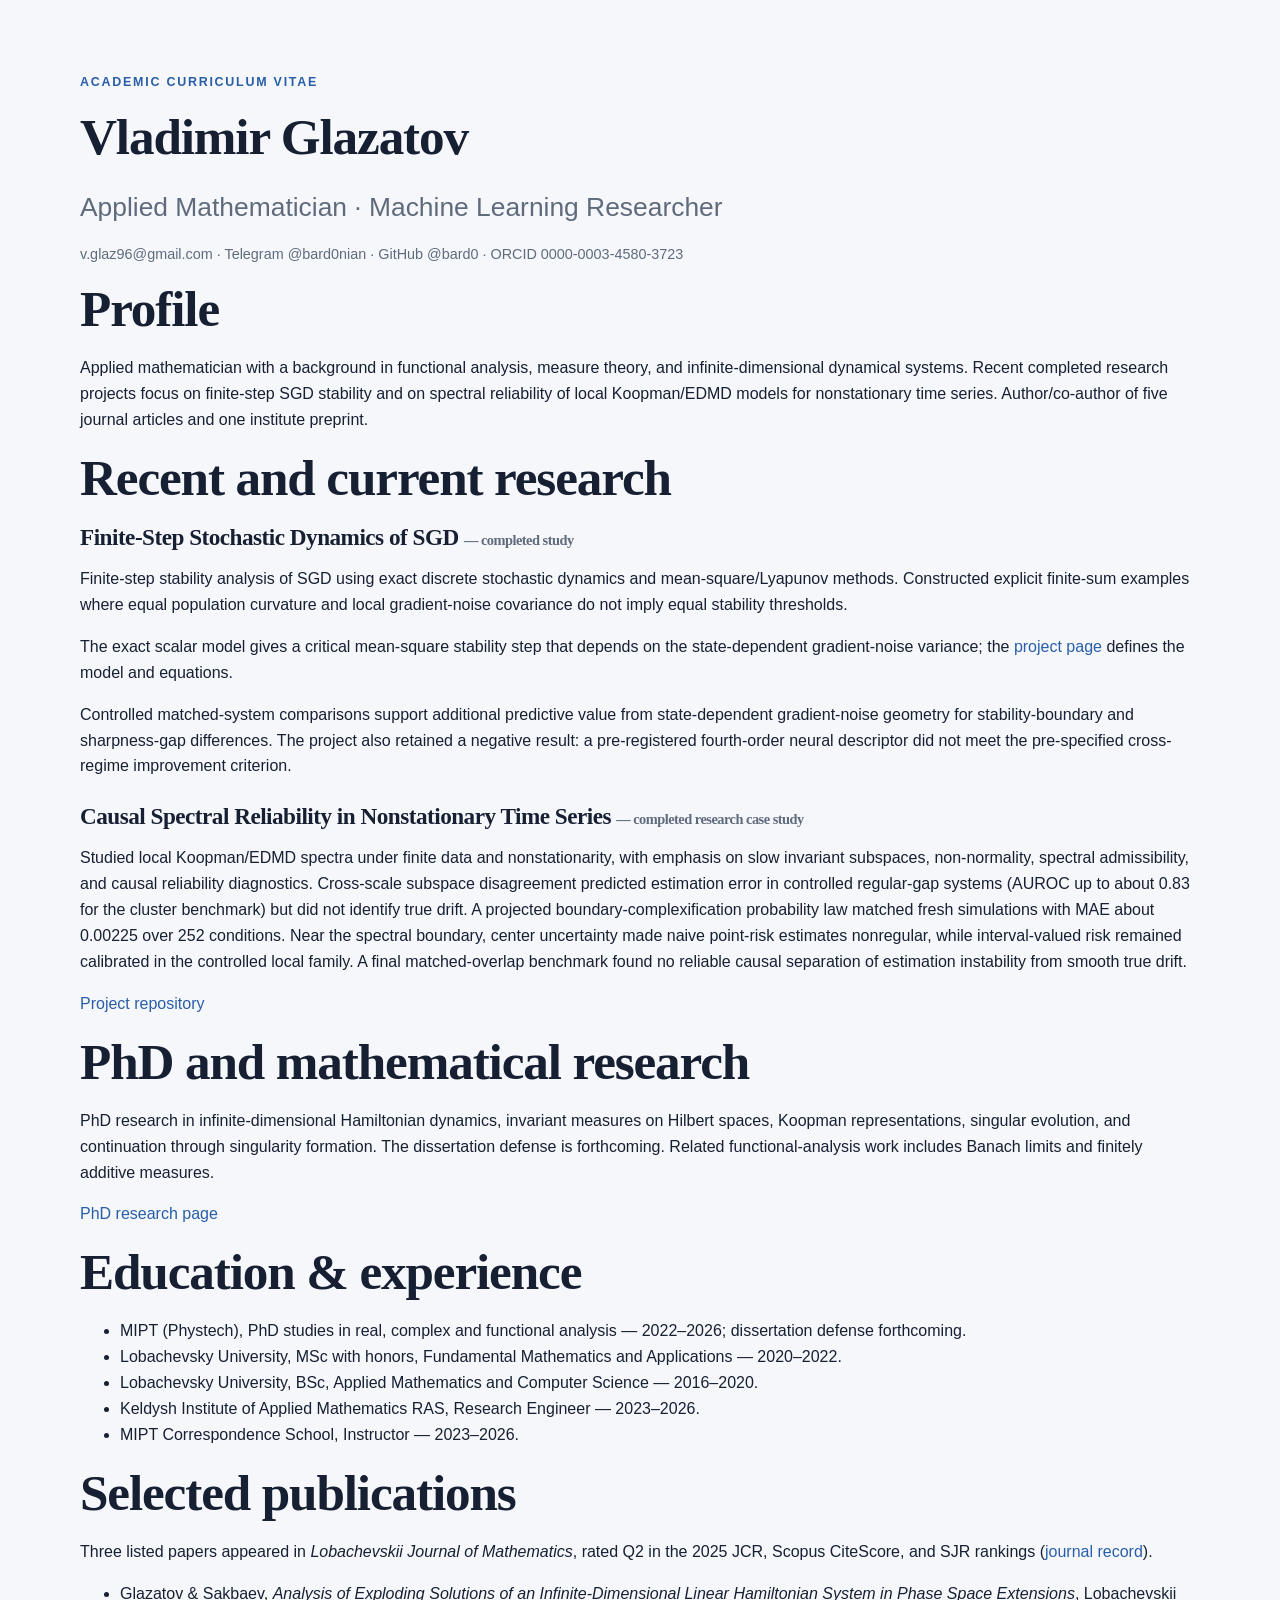
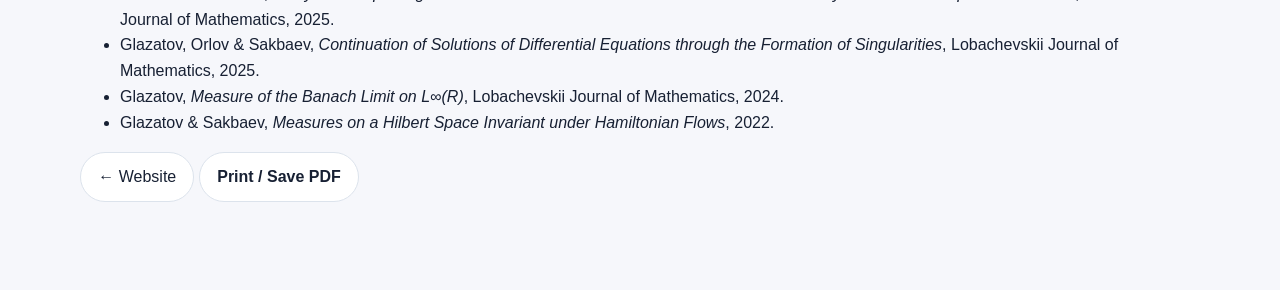
<file: cv/academic/index.html>
<!doctype html><html lang="en"><head><meta charset="utf-8"><meta name="viewport" content="width=device-width,initial-scale=1"><title>Academic CV — Vladimir Glazatov</title><link rel="stylesheet" href="../../assets/css/styles.css"><style>@media print{.print-actions{display:none}.site-header{display:none}.section{padding:20px 0}.card{box-shadow:none}.container{width:100%;max-width:none}body{background:white;color:black}a{color:black}}</style></head><body><main class="section"><div class="container"><div class="eyebrow">Academic curriculum vitae</div><h1 style="font-size:3.2rem">Vladimir Glazatov</h1><p class="hero-subtitle">Applied Mathematician · Machine Learning Researcher</p><p class="note">v.glaz96@gmail.com · Telegram @bard0nian · GitHub @bard0 · ORCID 0000-0003-4580-3723</p><h2>Profile</h2><p>Applied mathematician with a background in functional analysis, measure theory, and infinite-dimensional dynamical systems. Recent completed research projects focus on finite-step SGD stability and on spectral reliability of local Koopman/EDMD models for nonstationary time series. Author/co-author of five journal articles and one institute preprint.</p><h2>Recent and current research</h2><h3>Finite-Step Stochastic Dynamics of SGD <span class="note">— completed study</span></h3><p>Finite-step stability analysis of SGD using exact discrete stochastic dynamics and mean-square/Lyapunov methods. Constructed explicit finite-sum examples where equal population curvature and local gradient-noise covariance do not imply equal stability thresholds.</p><p>The exact scalar model gives a critical mean-square stability step that depends on the state-dependent gradient-noise variance; the <a href="../../projects/sgd/">project page</a> defines the model and equations.</p><p>Controlled matched-system comparisons support additional predictive value from state-dependent gradient-noise geometry for stability-boundary and sharpness-gap differences. The project also retained a negative result: a pre-registered fourth-order neural descriptor did not meet the pre-specified cross-regime improvement criterion.</p><h3 style="margin-top:1.5rem">Causal Spectral Reliability in Nonstationary Time Series <span class="note">— completed research case study</span></h3><p>Studied local Koopman/EDMD spectra under finite data and nonstationarity, with emphasis on slow invariant subspaces, non-normality, spectral admissibility, and causal reliability diagnostics. Cross-scale subspace disagreement predicted estimation error in controlled regular-gap systems (AUROC up to about 0.83 for the cluster benchmark) but did not identify true drift. A projected boundary-complexification probability law matched fresh simulations with MAE about 0.00225 over 252 conditions. Near the spectral boundary, center uncertainty made naive point-risk estimates nonregular, while interval-valued risk remained calibrated in the controlled local family. A final matched-overlap benchmark found no reliable causal separation of estimation instability from smooth true drift.</p><p><a href="https://github.com/bard0/spectral-dynamics-of-time-series">Project repository</a></p><h2>PhD and mathematical research</h2><p>PhD research in infinite-dimensional Hamiltonian dynamics, invariant measures on Hilbert spaces, Koopman representations, singular evolution, and continuation through singularity formation. The dissertation defense is forthcoming. Related functional-analysis work includes Banach limits and finitely additive measures.</p><p><a href="../../research/phd/">PhD research page</a></p><h2>Education & experience</h2><ul><li>MIPT (Phystech), PhD studies in real, complex and functional analysis — 2022–2026; dissertation defense forthcoming.</li><li>Lobachevsky University, MSc with honors, Fundamental Mathematics and Applications — 2020–2022.</li><li>Lobachevsky University, BSc, Applied Mathematics and Computer Science — 2016–2020.</li><li>Keldysh Institute of Applied Mathematics RAS, Research Engineer — 2023–2026.</li><li>MIPT Correspondence School, Instructor — 2023–2026.</li></ul><h2>Selected publications</h2><p>Three listed papers appeared in <em>Lobachevskii Journal of Mathematics</em>, rated Q2 in the 2025 JCR, Scopus CiteScore, and SJR rankings (<a href="https://www.mathnet.ru/php/journal.phtml?jrnid=ljm&option_lang=eng">journal record</a>).</p><ul><li>Glazatov & Sakbaev, <em>Analysis of Exploding Solutions of an Infinite-Dimensional Linear Hamiltonian System in Phase Space Extensions</em>, Lobachevskii Journal of Mathematics, 2025.</li><li>Glazatov, Orlov & Sakbaev, <em>Continuation of Solutions of Differential Equations through the Formation of Singularities</em>, Lobachevskii Journal of Mathematics, 2025.</li><li>Glazatov, <em>Measure of the Banach Limit on L∞(R)</em>, Lobachevskii Journal of Mathematics, 2024.</li><li>Glazatov & Sakbaev, <em>Measures on a Hilbert Space Invariant under Hamiltonian Flows</em>, 2022.</li></ul><p class="print-actions"><a class="button" href="../../">← Website</a> <button class="button" onclick="window.print()">Print / Save PDF</button></p></div></main></body></html>
</file>
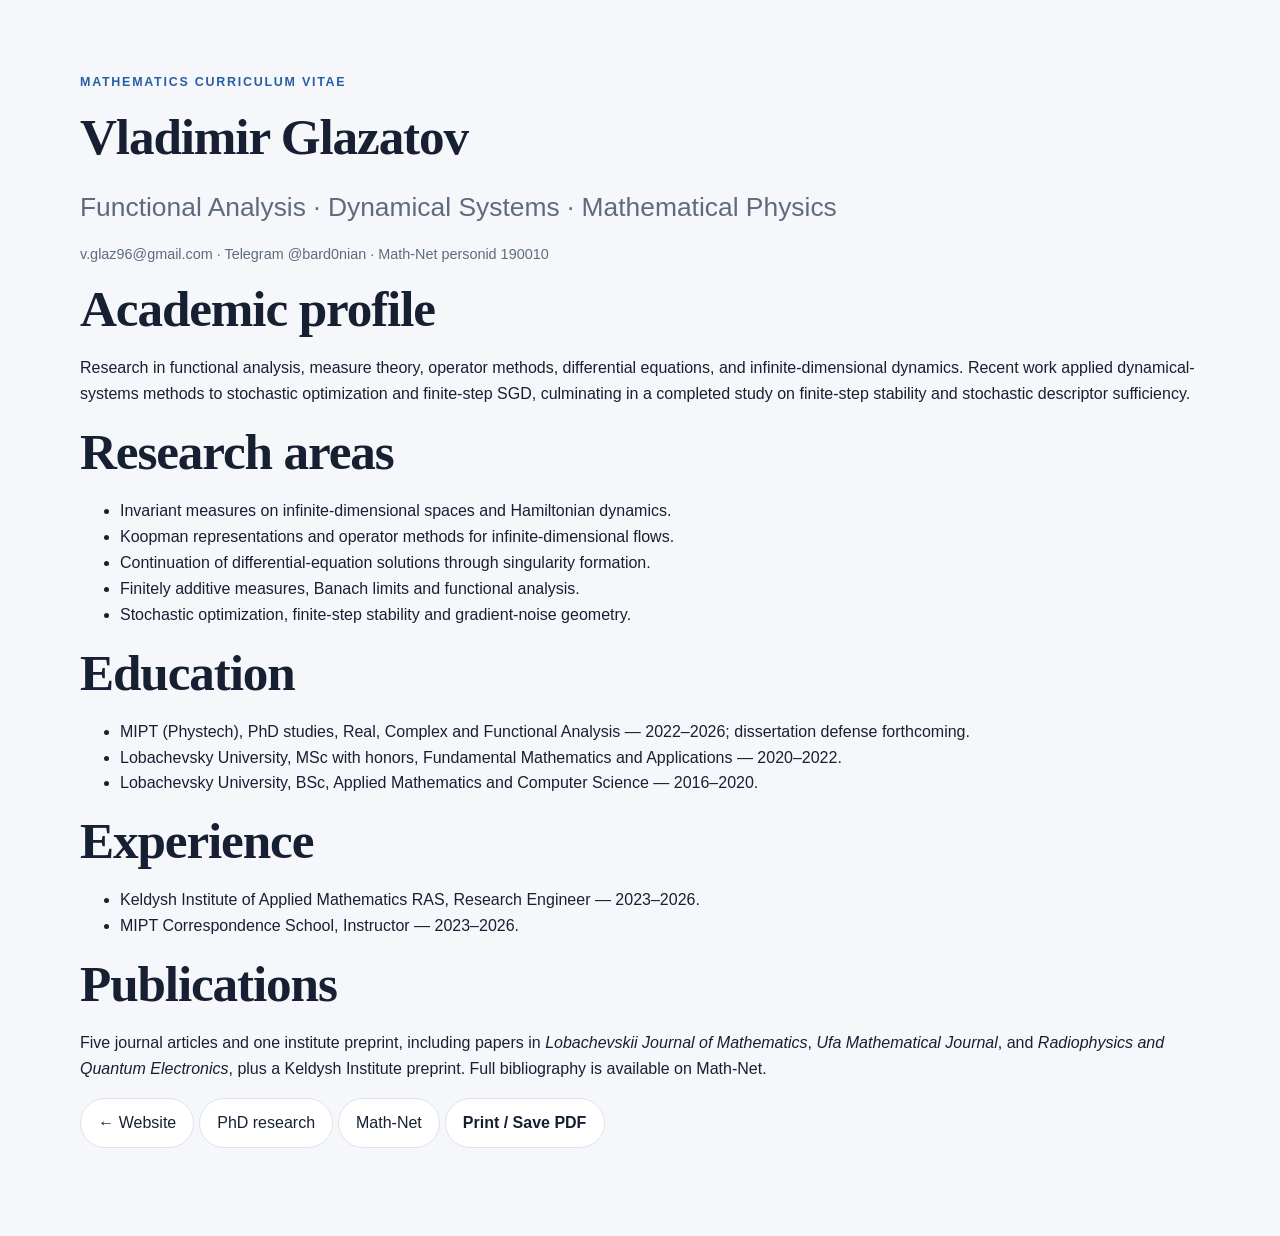
<file: cv/mathematics/index.html>
<!doctype html><html lang="en"><head><meta charset="utf-8"><meta name="viewport" content="width=device-width,initial-scale=1"><title>Mathematics CV — Vladimir Glazatov</title><link rel="stylesheet" href="../../assets/css/styles.css"><style>@media print{.print-actions{display:none}.section{padding:20px 0}.card{box-shadow:none}.container{width:100%;max-width:none}body{background:white;color:black}a{color:black}}</style></head><body><main class="section"><div class="container"><div class="eyebrow">Mathematics curriculum vitae</div><h1 style="font-size:3.2rem">Vladimir Glazatov</h1><p class="hero-subtitle">Functional Analysis · Dynamical Systems · Mathematical Physics</p><p class="note">v.glaz96@gmail.com · Telegram @bard0nian · Math-Net personid 190010</p><h2>Academic profile</h2><p>Research in functional analysis, measure theory, operator methods, differential equations, and infinite-dimensional dynamics. Recent work applied dynamical-systems methods to stochastic optimization and finite-step SGD, culminating in a completed study on finite-step stability and stochastic descriptor sufficiency.</p><h2>Research areas</h2><ul><li>Invariant measures on infinite-dimensional spaces and Hamiltonian dynamics.</li><li>Koopman representations and operator methods for infinite-dimensional flows.</li><li>Continuation of differential-equation solutions through singularity formation.</li><li>Finitely additive measures, Banach limits and functional analysis.</li><li>Stochastic optimization, finite-step stability and gradient-noise geometry.</li></ul><h2>Education</h2><ul><li>MIPT (Phystech), PhD studies, Real, Complex and Functional Analysis — 2022–2026; dissertation defense forthcoming.</li><li>Lobachevsky University, MSc with honors, Fundamental Mathematics and Applications — 2020–2022.</li><li>Lobachevsky University, BSc, Applied Mathematics and Computer Science — 2016–2020.</li></ul><h2>Experience</h2><ul><li>Keldysh Institute of Applied Mathematics RAS, Research Engineer — 2023–2026.</li><li>MIPT Correspondence School, Instructor — 2023–2026.</li></ul><h2>Publications</h2><p>Five journal articles and one institute preprint, including papers in <em>Lobachevskii Journal of Mathematics</em>, <em>Ufa Mathematical Journal</em>, and <em>Radiophysics and Quantum Electronics</em>, plus a Keldysh Institute preprint. Full bibliography is available on Math-Net.</p><p class="print-actions"><a class="button" href="../../">← Website</a> <a class="button" href="../../research/phd/">PhD research</a> <a class="button" href="https://www.mathnet.ru/php/person.phtml?option_lang=eng&personid=190010">Math-Net</a> <button class="button" onclick="window.print()">Print / Save PDF</button></p></div></main></body></html>
</file>
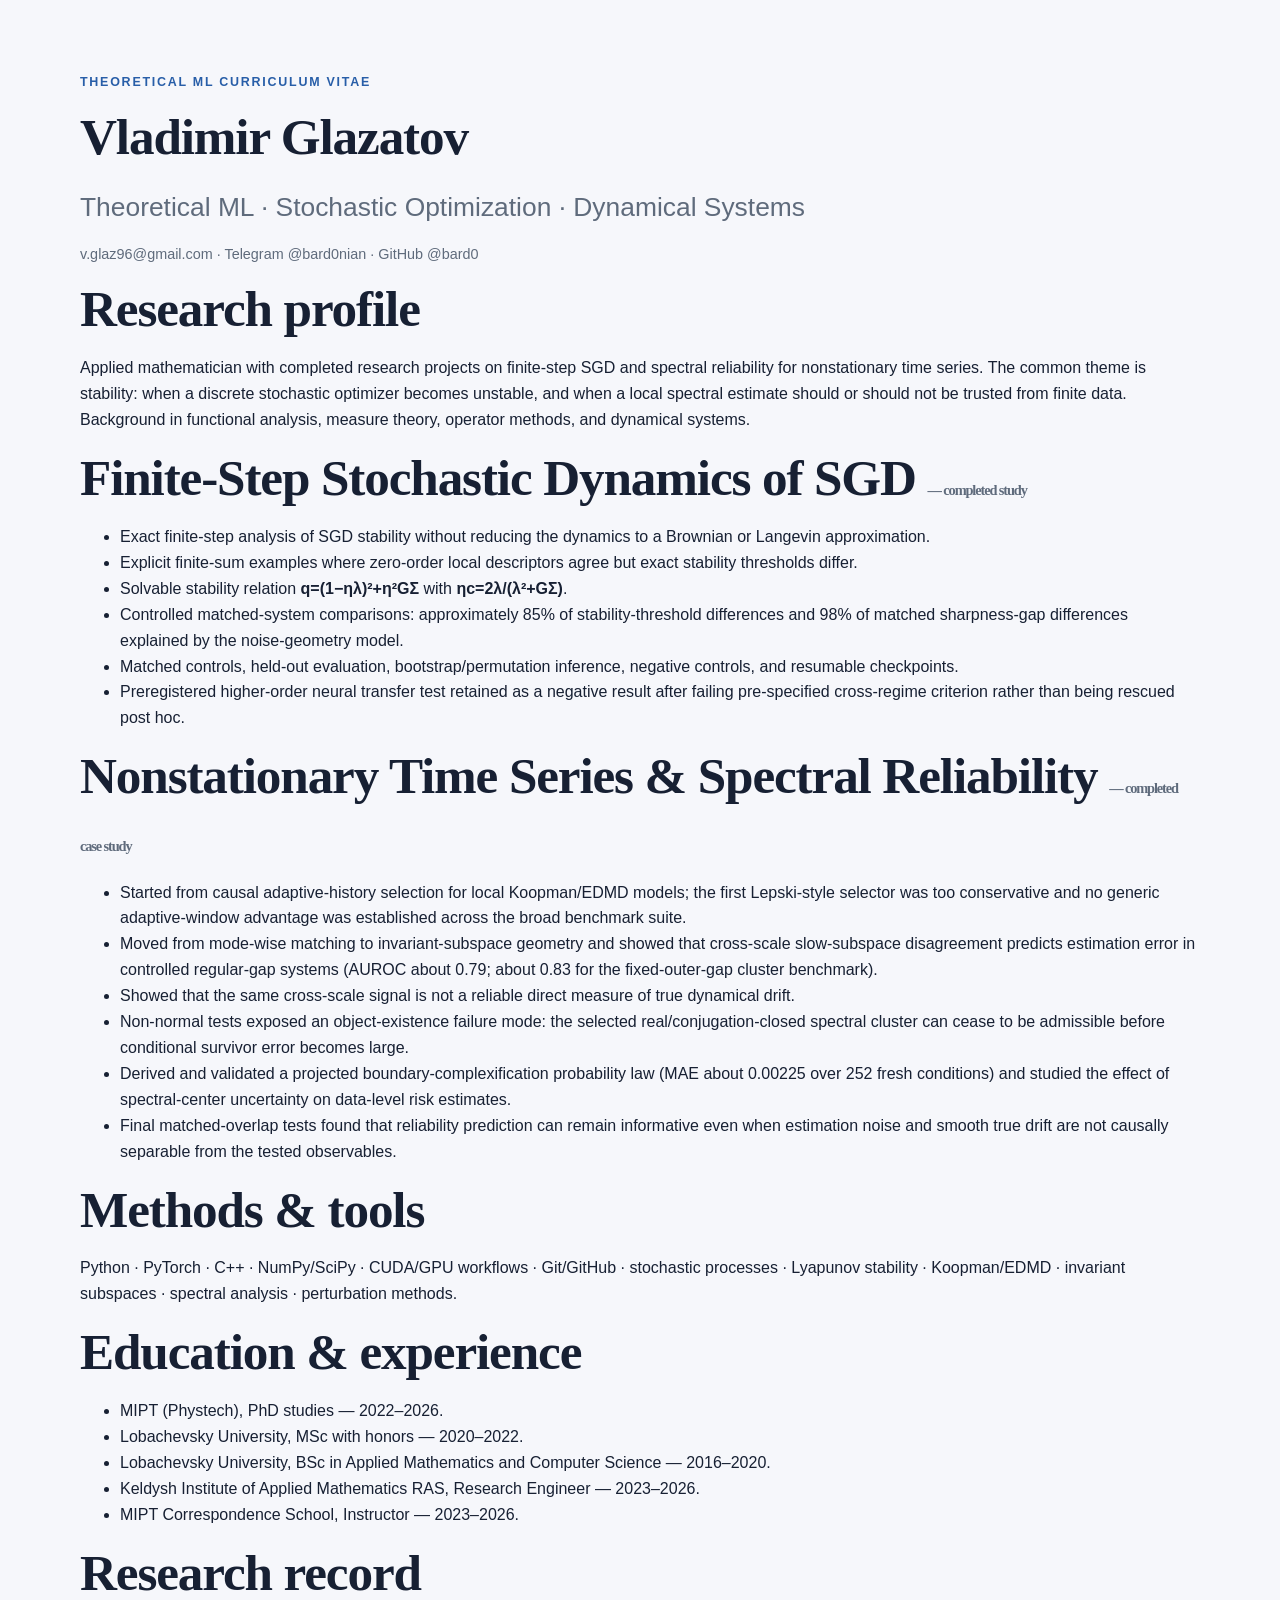
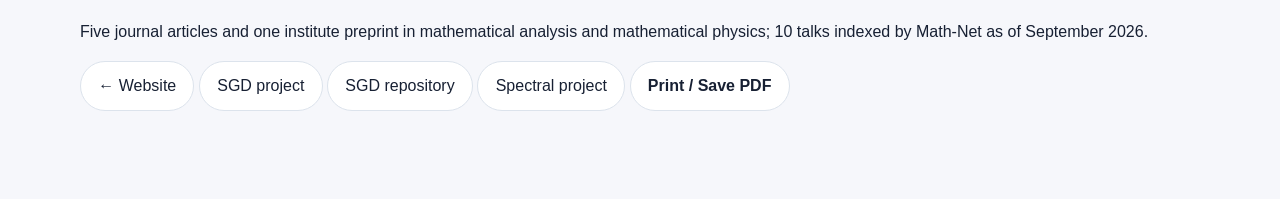
<file: cv/theoretical-ml/index.html>
<!doctype html><html lang="en"><head><meta charset="utf-8"><meta name="viewport" content="width=device-width,initial-scale=1"><title>Theoretical ML CV — Vladimir Glazatov</title><link rel="stylesheet" href="../../assets/css/styles.css"><style>@media print{.print-actions{display:none}.section{padding:20px 0}.container{width:100%;max-width:none}body{background:white;color:black}a{color:black}}</style></head><body><main class="section"><div class="container"><div class="eyebrow">Theoretical ML curriculum vitae</div><h1 style="font-size:3.2rem">Vladimir Glazatov</h1><p class="hero-subtitle">Theoretical ML · Stochastic Optimization · Dynamical Systems</p><p class="note">v.glaz96@gmail.com · Telegram @bard0nian · GitHub @bard0</p><h2>Research profile</h2><p>Applied mathematician with completed research projects on finite-step SGD and spectral reliability for nonstationary time series. The common theme is stability: when a discrete stochastic optimizer becomes unstable, and when a local spectral estimate should or should not be trusted from finite data. Background in functional analysis, measure theory, operator methods, and dynamical systems.</p><h2>Finite-Step Stochastic Dynamics of SGD <span class="note">— completed study</span></h2><ul><li>Exact finite-step analysis of SGD stability without reducing the dynamics to a Brownian or Langevin approximation.</li><li>Explicit finite-sum examples where zero-order local descriptors agree but exact stability thresholds differ.</li><li>Solvable stability relation <strong>q=(1−ηλ)²+η²GΣ</strong> with <strong>ηc=2λ/(λ²+GΣ)</strong>.</li><li>Controlled matched-system comparisons: approximately 85% of stability-threshold differences and 98% of matched sharpness-gap differences explained by the noise-geometry model.</li><li>Matched controls, held-out evaluation, bootstrap/permutation inference, negative controls, and resumable checkpoints.</li><li>Preregistered higher-order neural transfer test retained as a negative result after failing pre-specified cross-regime criterion rather than being rescued post hoc.</li></ul><h2>Nonstationary Time Series & Spectral Reliability <span class="note">— completed case study</span></h2><ul><li>Started from causal adaptive-history selection for local Koopman/EDMD models; the first Lepski-style selector was too conservative and no generic adaptive-window advantage was established across the broad benchmark suite.</li><li>Moved from mode-wise matching to invariant-subspace geometry and showed that cross-scale slow-subspace disagreement predicts estimation error in controlled regular-gap systems (AUROC about 0.79; about 0.83 for the fixed-outer-gap cluster benchmark).</li><li>Showed that the same cross-scale signal is not a reliable direct measure of true dynamical drift.</li><li>Non-normal tests exposed an object-existence failure mode: the selected real/conjugation-closed spectral cluster can cease to be admissible before conditional survivor error becomes large.</li><li>Derived and validated a projected boundary-complexification probability law (MAE about 0.00225 over 252 fresh conditions) and studied the effect of spectral-center uncertainty on data-level risk estimates.</li><li>Final matched-overlap tests found that reliability prediction can remain informative even when estimation noise and smooth true drift are not causally separable from the tested observables.</li></ul><h2>Methods & tools</h2><p>Python · PyTorch · C++ · NumPy/SciPy · CUDA/GPU workflows · Git/GitHub · stochastic processes · Lyapunov stability · Koopman/EDMD · invariant subspaces · spectral analysis · perturbation methods.</p><h2>Education & experience</h2><ul><li>MIPT (Phystech), PhD studies — 2022–2026.</li><li>Lobachevsky University, MSc with honors — 2020–2022.</li><li>Lobachevsky University, BSc in Applied Mathematics and Computer Science — 2016–2020.</li><li>Keldysh Institute of Applied Mathematics RAS, Research Engineer — 2023–2026.</li><li>MIPT Correspondence School, Instructor — 2023–2026.</li></ul><h2>Research record</h2><p>Five journal articles and one institute preprint in mathematical analysis and mathematical physics; 10 talks indexed by Math-Net as of September 2026.</p><p class="print-actions"><a class="button" href="../../">← Website</a> <a class="button" href="../../projects/sgd/">SGD project</a> <a class="button" href="https://github.com/bard0/Finite-Step-Stochastic-Dynamics-of-SGD">SGD repository</a> <a class="button" href="https://github.com/bard0/spectral-dynamics-of-time-series">Spectral project</a> <button class="button" onclick="window.print()">Print / Save PDF</button></p></div></main></body></html>
</file>
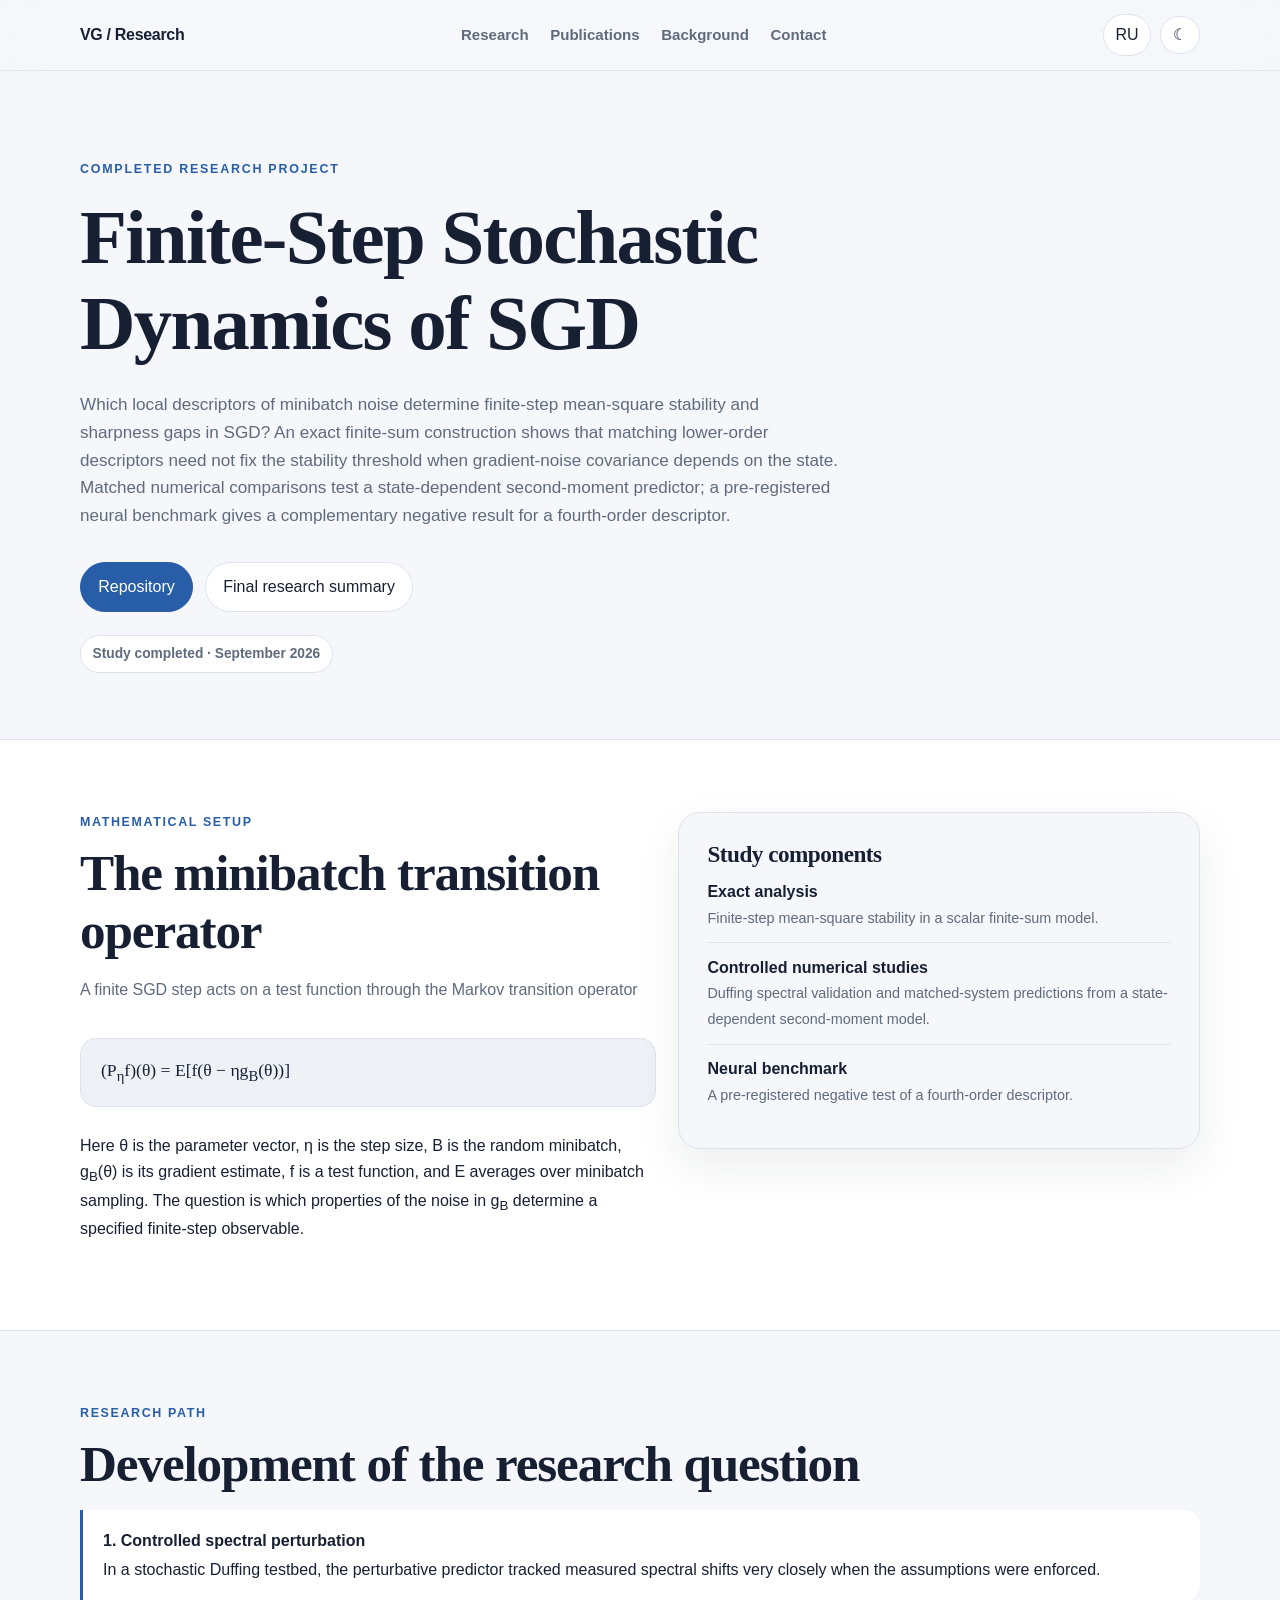
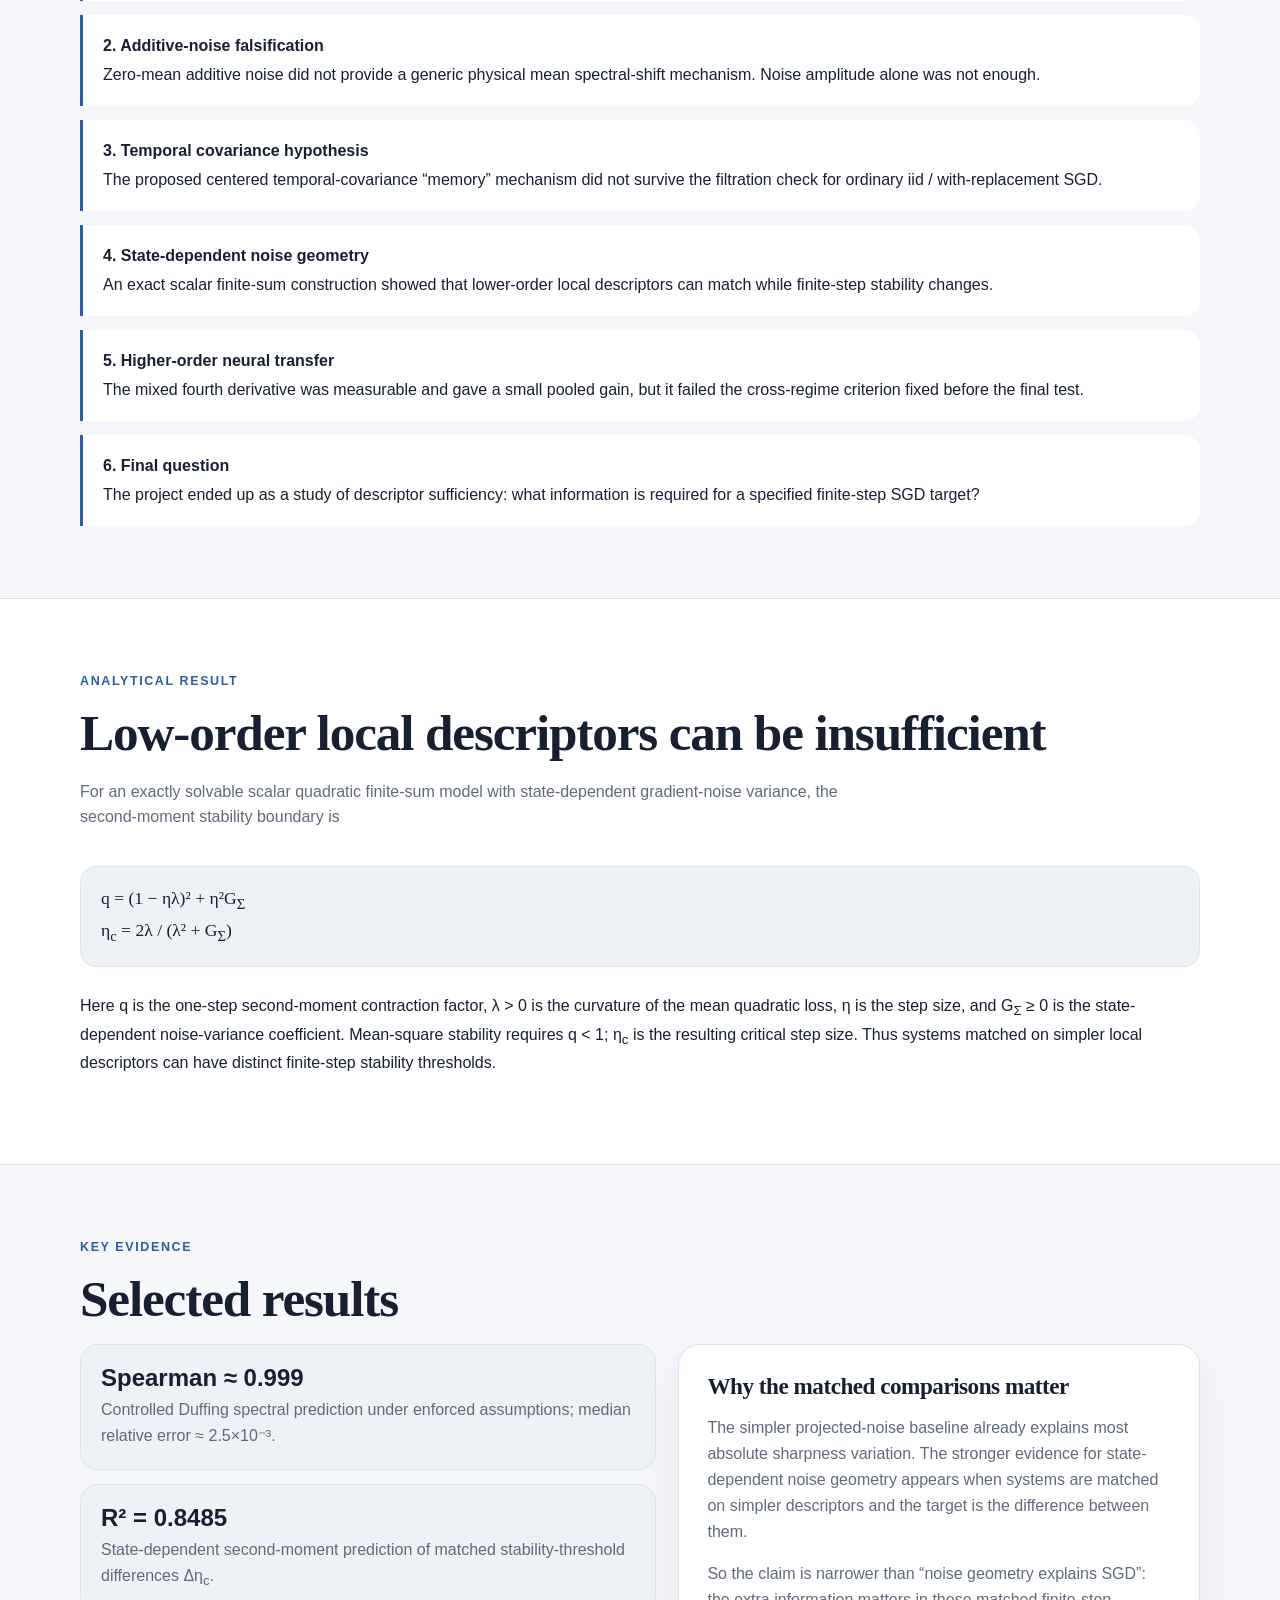
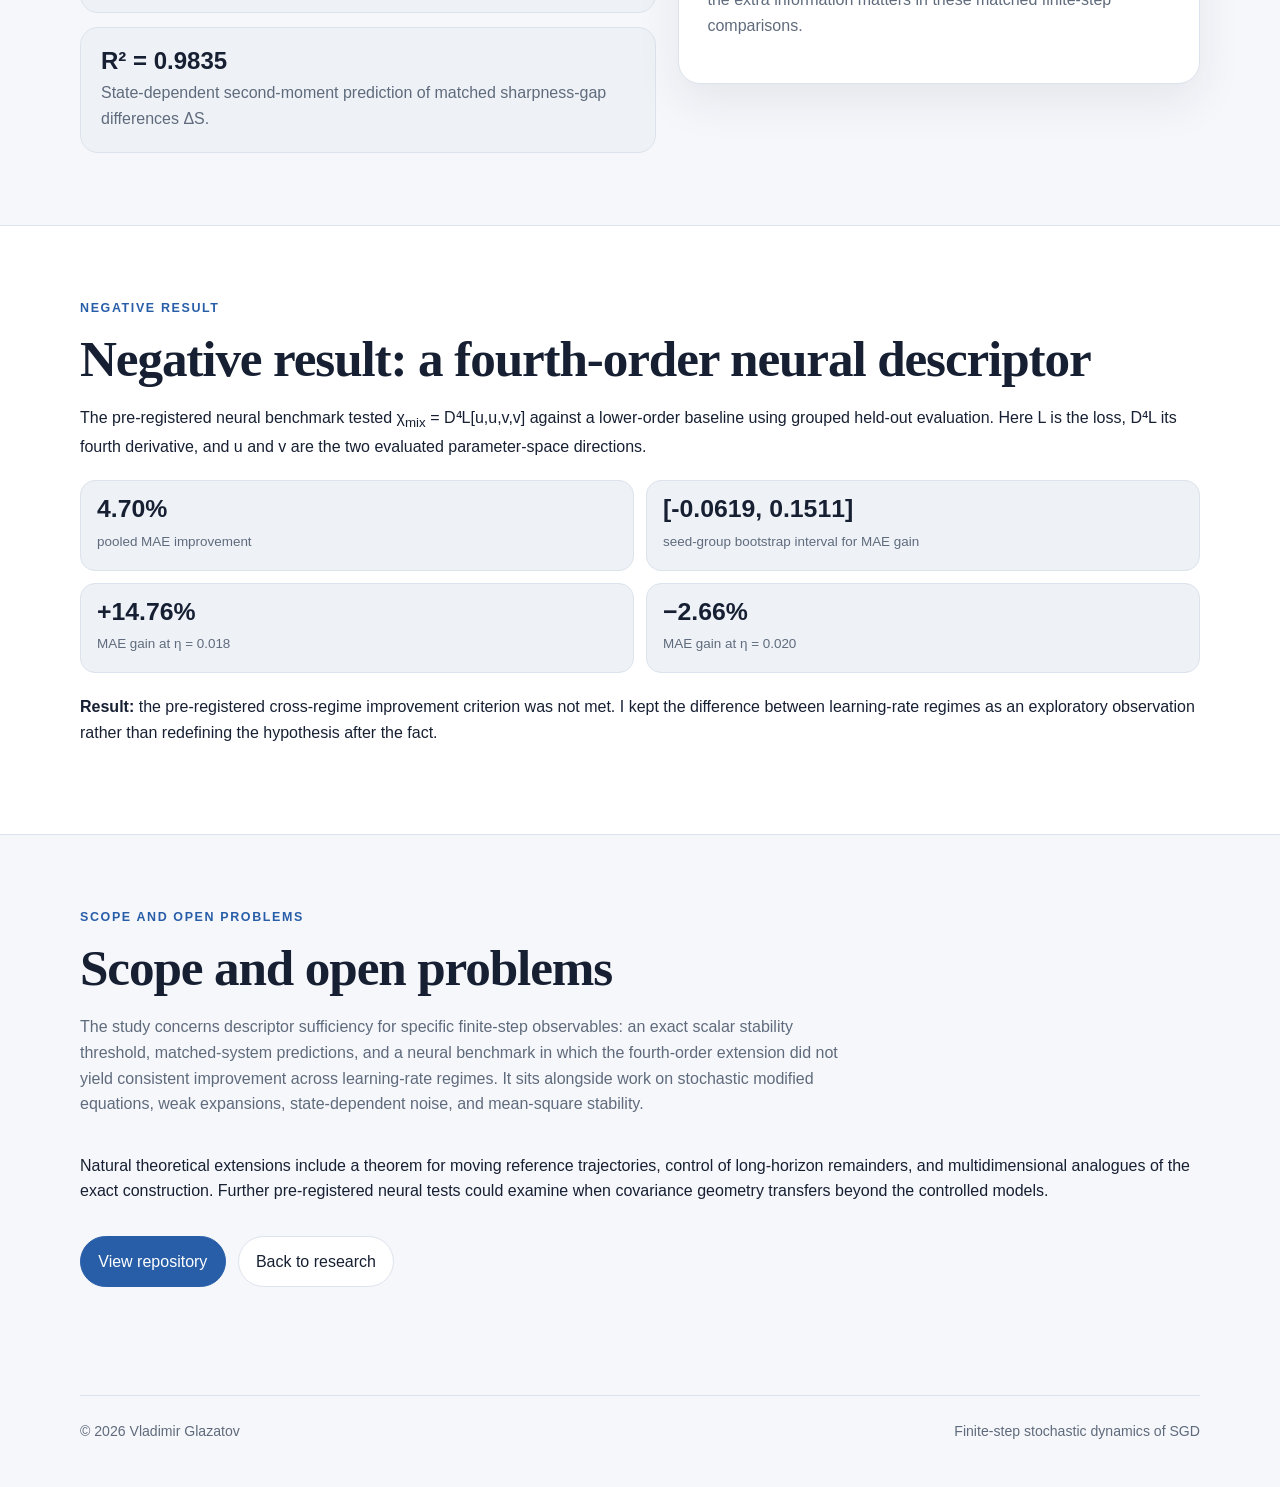
<file: projects/sgd/index.html>
<!doctype html>
<html lang="en">
<head>
  <meta charset="utf-8">
  <meta name="viewport" content="width=device-width, initial-scale=1">
  <title>Finite-Step Stochastic Dynamics of SGD — Vladimir Glazatov</title>
  <meta name="description" content="Completed research project on finite-step SGD, state-dependent noise geometry, stability, descriptor sufficiency, and held-out neural tests.">
  <link rel="canonical" href="https://bard0.github.io/projects/sgd/">
  <link rel="alternate" hreflang="en" href="https://bard0.github.io/projects/sgd/">
  <link rel="alternate" hreflang="ru" href="https://bard0.github.io/ru/projects/sgd/">
  <link rel="stylesheet" href="../../assets/css/styles.css">
  <style>
    .project-status{display:inline-flex;gap:.5rem;align-items:center;padding:.45rem .72rem;border:1px solid var(--border);border-radius:999px;background:var(--surface);color:var(--muted);font-size:.86rem;font-weight:700}
    .project-grid{display:grid;grid-template-columns:1.05fr .95fr;gap:22px;align-items:start}
    .result-stack{display:grid;gap:14px}.result-card{padding:20px;border:1px solid var(--border);border-radius:18px;background:var(--surface-2)}
    .result-card strong{display:block;font-size:1.5rem;line-height:1.1;margin-bottom:.35rem}.result-card span{color:var(--muted)}
    .arc{display:grid;gap:14px}.arc-step{padding:18px 20px;border-left:3px solid var(--accent);background:var(--surface);border-radius:0 16px 16px 0}.arc-step b{display:block;margin-bottom:.2rem}
    @media(max-width:900px){.project-grid{grid-template-columns:1fr}}
  </style>
</head>
<body>
<header class="site-header"><div class="container nav"><a class="brand" href="../../">VG <span>/ Research</span></a><nav class="nav-links" aria-label="Primary navigation"><a href="../../#research">Research</a><a href="../../#publications">Publications</a><a href="../../#background">Background</a><a href="../../#contact">Contact</a></nav><div class="nav-actions"><a class="lang-btn" href="../../ru/projects/sgd/">RU</a><button class="icon-btn" type="button" data-theme-toggle aria-label="Switch theme">☾</button><button class="icon-btn menu-btn" type="button" data-menu-toggle aria-label="Open navigation" aria-expanded="false">≡</button></div></div></header>

<main>
<section class="hero"><div class="container"><div class="eyebrow">Completed research project</div><h1>Finite-Step Stochastic Dynamics of SGD</h1><p class="hero-copy">Which local descriptors of minibatch noise determine finite-step mean-square stability and sharpness gaps in SGD? An exact finite-sum construction shows that matching lower-order descriptors need not fix the stability threshold when gradient-noise covariance depends on the state. Matched numerical comparisons test a state-dependent second-moment predictor; a pre-registered neural benchmark gives a complementary negative result for a fourth-order descriptor.</p><div class="hero-actions"><a class="button primary" href="https://github.com/bard0/Finite-Step-Stochastic-Dynamics-of-SGD">Repository</a><a class="button" href="https://github.com/bard0/Finite-Step-Stochastic-Dynamics-of-SGD/blob/main/FINAL_RESEARCH_SUMMARY.md">Final research summary</a></div><div style="margin-top:1.4rem"><span class="project-status">Study completed · September 2026</span></div></div></section>

<section class="section alt"><div class="container project-grid"><div><div class="section-kicker">Mathematical setup</div><h2>The minibatch transition operator</h2><p class="section-intro">A finite SGD step acts on a test function through the Markov transition operator</p><div class="formula">(P<sub>η</sub>f)(θ) = E[f(θ − ηg<sub>B</sub>(θ))]</div><p>Here θ is the parameter vector, η is the step size, B is the random minibatch, g<sub>B</sub>(θ) is its gradient estimate, f is a test function, and E averages over minibatch sampling. The question is which properties of the noise in g<sub>B</sub> determine a specified finite-step observable.</p></div><div class="card"><h3>Study components</h3><ul class="list-clean"><li><strong>Exact analysis</strong><br><span class="note">Finite-step mean-square stability in a scalar finite-sum model.</span></li><li><strong>Controlled numerical studies</strong><br><span class="note">Duffing spectral validation and matched-system predictions from a state-dependent second-moment model.</span></li><li><strong>Neural benchmark</strong><br><span class="note">A pre-registered negative test of a fourth-order descriptor.</span></li></ul></div></div></section>

<section class="section"><div class="container"><div class="section-kicker">Research path</div><h2>Development of the research question</h2><div class="arc"><div class="arc-step"><b>1. Controlled spectral perturbation</b>In a stochastic Duffing testbed, the perturbative predictor tracked measured spectral shifts very closely when the assumptions were enforced.</div><div class="arc-step"><b>2. Additive-noise falsification</b>Zero-mean additive noise did not provide a generic physical mean spectral-shift mechanism. Noise amplitude alone was not enough.</div><div class="arc-step"><b>3. Temporal covariance hypothesis</b>The proposed centered temporal-covariance “memory” mechanism did not survive the filtration check for ordinary iid / with-replacement SGD.</div><div class="arc-step"><b>4. State-dependent noise geometry</b>An exact scalar finite-sum construction showed that lower-order local descriptors can match while finite-step stability changes.</div><div class="arc-step"><b>5. Higher-order neural transfer</b>The mixed fourth derivative was measurable and gave a small pooled gain, but it failed the cross-regime criterion fixed before the final test.</div><div class="arc-step"><b>6. Final question</b>The project ended up as a study of descriptor sufficiency: what information is required for a specified finite-step SGD target?</div></div></div></section>

<section class="section alt"><div class="container"><div class="section-kicker">Analytical result</div><h2>Low-order local descriptors can be insufficient</h2><p class="section-intro">For an exactly solvable scalar quadratic finite-sum model with state-dependent gradient-noise variance, the second-moment stability boundary is</p><div class="formula">q = (1 − ηλ)² + η²G<sub>Σ</sub><br>η<sub>c</sub> = 2λ / (λ² + G<sub>Σ</sub>)</div><p>Here q is the one-step second-moment contraction factor, λ &gt; 0 is the curvature of the mean quadratic loss, η is the step size, and G<sub>Σ</sub> ≥ 0 is the state-dependent noise-variance coefficient. Mean-square stability requires q &lt; 1; η<sub>c</sub> is the resulting critical step size. Thus systems matched on simpler local descriptors can have distinct finite-step stability thresholds.</p></div></section>

<section class="section"><div class="container"><div class="section-kicker">Key evidence</div><h2>Selected results</h2><div class="project-grid"><div class="result-stack"><div class="result-card"><strong>Spearman ≈ 0.999</strong><span>Controlled Duffing spectral prediction under enforced assumptions; median relative error ≈ 2.5×10⁻³.</span></div><div class="result-card"><strong>R² = 0.8485</strong><span>State-dependent second-moment prediction of matched stability-threshold differences Δη<sub>c</sub>.</span></div><div class="result-card"><strong>R² = 0.9835</strong><span>State-dependent second-moment prediction of matched sharpness-gap differences ΔS.</span></div></div><div class="card"><h3>Why the matched comparisons matter</h3><p>The simpler projected-noise baseline already explains most absolute sharpness variation. The stronger evidence for state-dependent noise geometry appears when systems are matched on simpler descriptors and the target is the difference between them.</p><p>So the claim is narrower than “noise geometry explains SGD”: the extra information matters in these matched finite-step comparisons.</p></div></div></section>

<section class="section alt"><div class="container"><div class="section-kicker">Negative result</div><h2>Negative result: a fourth-order neural descriptor</h2><p>The pre-registered neural benchmark tested χ<sub>mix</sub> = D⁴L[u,u,v,v] against a lower-order baseline using grouped held-out evaluation. Here L is the loss, D⁴L its fourth derivative, and u and v are the two evaluated parameter-space directions.</p><div class="metrics"><div class="metric"><strong>4.70%</strong><span>pooled MAE improvement</span></div><div class="metric"><strong>[-0.0619, 0.1511]</strong><span>seed-group bootstrap interval for MAE gain</span></div><div class="metric"><strong>+14.76%</strong><span>MAE gain at η = 0.018</span></div><div class="metric"><strong>−2.66%</strong><span>MAE gain at η = 0.020</span></div></div><p style="margin-top:1.3rem"><strong>Result:</strong> the pre-registered cross-regime improvement criterion was not met. I kept the difference between learning-rate regimes as an exploratory observation rather than redefining the hypothesis after the fact.</p></div></section>

<section class="section"><div class="container"><div class="section-kicker">Scope and open problems</div><h2>Scope and open problems</h2><p class="section-intro">The study concerns descriptor sufficiency for specific finite-step observables: an exact scalar stability threshold, matched-system predictions, and a neural benchmark in which the fourth-order extension did not yield consistent improvement across learning-rate regimes. It sits alongside work on stochastic modified equations, weak expansions, state-dependent noise, and mean-square stability.</p><p>Natural theoretical extensions include a theorem for moving reference trajectories, control of long-horizon remainders, and multidimensional analogues of the exact construction. Further pre-registered neural tests could examine when covariance geometry transfers beyond the controlled models.</p><div class="hero-actions"><a class="button primary" href="https://github.com/bard0/Finite-Step-Stochastic-Dynamics-of-SGD">View repository</a><a class="button" href="../../#research">Back to research</a></div></div></section>
</main>
<footer class="site-footer"><div class="container footer-row"><span>© 2026 Vladimir Glazatov</span><span>Finite-step stochastic dynamics of SGD</span></div></footer>
<script src="../../assets/js/main.js"></script>
</body>
</html>
</file>
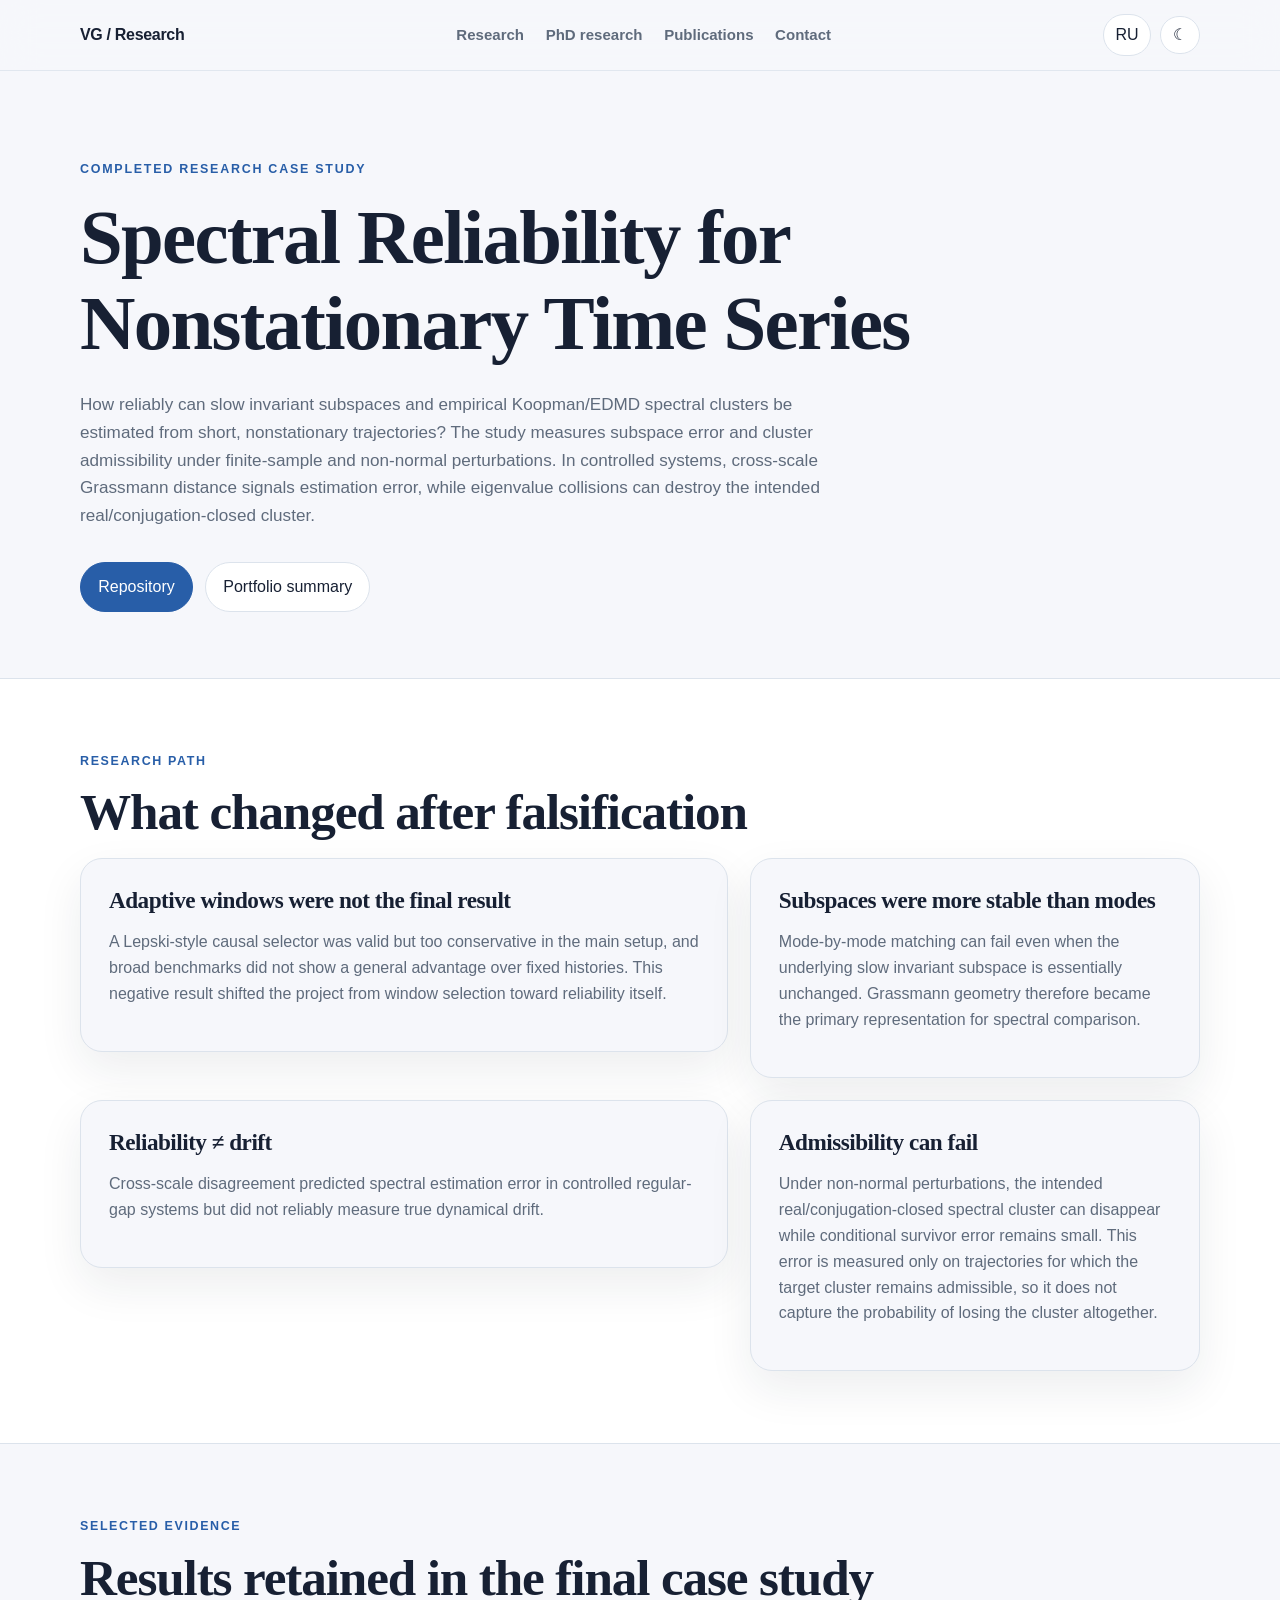
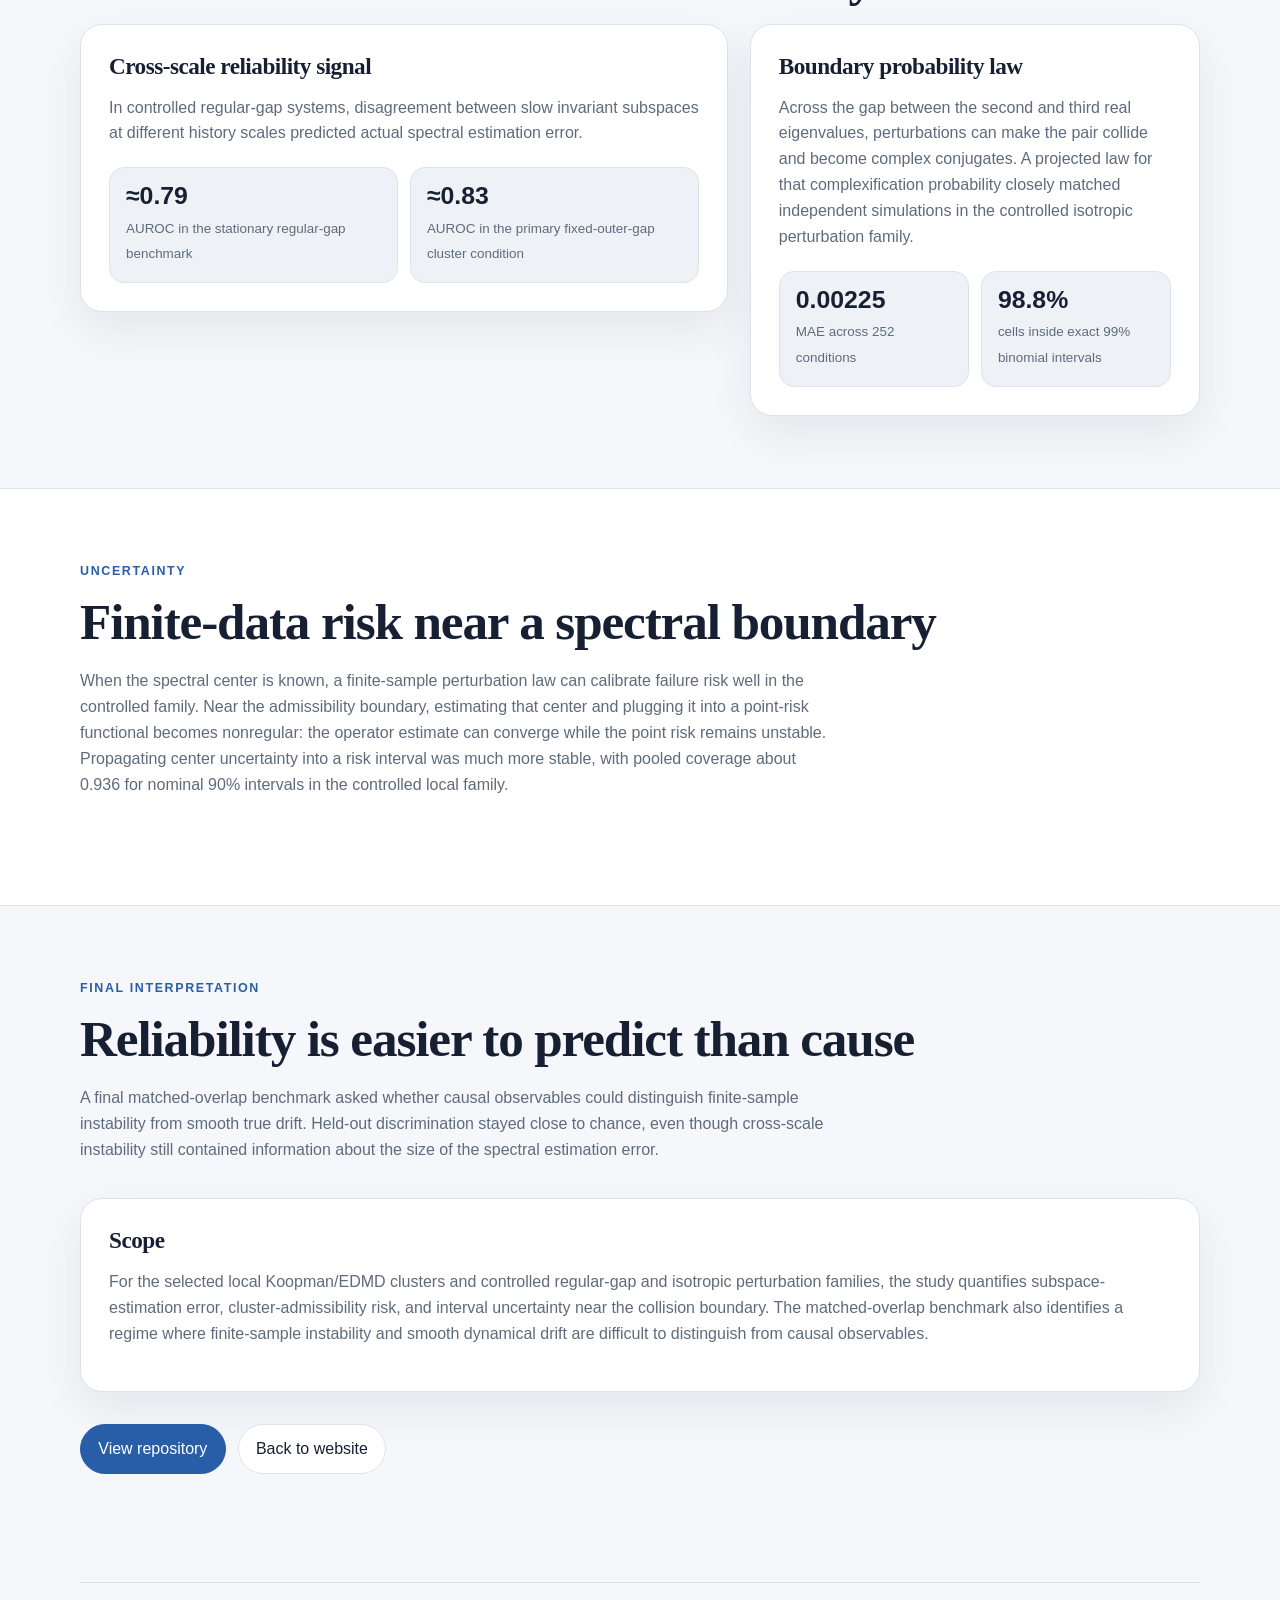
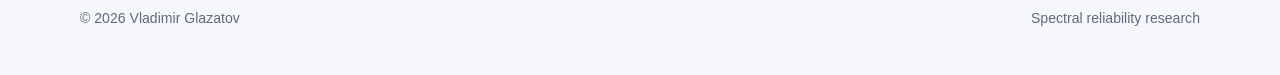
<file: projects/spectral-reliability/index.html>
<!doctype html>
<html lang="en">
<head>
  <meta charset="utf-8">
  <meta name="viewport" content="width=device-width, initial-scale=1">
  <title>Spectral Reliability for Nonstationary Time Series — Vladimir Glazatov</title>
  <meta name="description" content="Research case study on Koopman/EDMD spectral reliability, invariant subspaces, non-normality, spectral admissibility, and uncertainty under finite data.">
  <link rel="canonical" href="https://bard0.github.io/projects/spectral-reliability/">
  <link rel="alternate" hreflang="en" href="https://bard0.github.io/projects/spectral-reliability/">
  <link rel="alternate" hreflang="ru" href="https://bard0.github.io/ru/projects/spectral-reliability/">
  <link rel="stylesheet" href="../../assets/css/styles.css">
</head>
<body>
<header class="site-header"><div class="container nav"><a class="brand" href="../../">VG <span>/ Research</span></a><nav class="nav-links" aria-label="Primary navigation"><a href="../../#research">Research</a><a href="../../research/phd/">PhD research</a><a href="../../#publications">Publications</a><a href="../../#contact">Contact</a></nav><div class="nav-actions"><a class="lang-btn" href="../../ru/projects/spectral-reliability/">RU</a><button class="icon-btn" type="button" data-theme-toggle aria-label="Switch theme">☾</button><button class="icon-btn menu-btn" type="button" data-menu-toggle aria-label="Open navigation" aria-expanded="false">≡</button></div></div></header>
<main>
<section class="hero"><div class="container"><div class="eyebrow">Completed research case study</div><h1>Spectral Reliability for Nonstationary Time Series</h1><p class="hero-copy">How reliably can slow invariant subspaces and empirical Koopman/EDMD spectral clusters be estimated from short, nonstationary trajectories? The study measures subspace error and cluster admissibility under finite-sample and non-normal perturbations. In controlled systems, cross-scale Grassmann distance signals estimation error, while eigenvalue collisions can destroy the intended real/conjugation-closed cluster.</p><div class="hero-actions"><a class="button primary" href="https://github.com/bard0/spectral-dynamics-of-time-series">Repository</a><a class="button" href="https://github.com/bard0/spectral-dynamics-of-time-series/blob/main/docs/portfolio_summary.md">Portfolio summary</a></div></div></section>

<section class="section alt"><div class="container"><div class="section-kicker">Research path</div><h2>What changed after falsification</h2><div class="research-grid"><article class="card"><h3>Adaptive windows were not the final result</h3><p>A Lepski-style causal selector was valid but too conservative in the main setup, and broad benchmarks did not show a general advantage over fixed histories. This negative result shifted the project from window selection toward reliability itself.</p></article><article class="card"><h3>Subspaces were more stable than modes</h3><p>Mode-by-mode matching can fail even when the underlying slow invariant subspace is essentially unchanged. Grassmann geometry therefore became the primary representation for spectral comparison.</p></article><article class="card"><h3>Reliability ≠ drift</h3><p>Cross-scale disagreement predicted spectral estimation error in controlled regular-gap systems but did not reliably measure true dynamical drift.</p></article><article class="card"><h3>Admissibility can fail</h3><p>Under non-normal perturbations, the intended real/conjugation-closed spectral cluster can disappear while conditional survivor error remains small. This error is measured only on trajectories for which the target cluster remains admissible, so it does not capture the probability of losing the cluster altogether.</p></article></div></div></section>

<section class="section"><div class="container"><div class="section-kicker">Selected evidence</div><h2>Results retained in the final case study</h2><div class="research-grid"><article class="card"><h3>Cross-scale reliability signal</h3><p>In controlled regular-gap systems, disagreement between slow invariant subspaces at different history scales predicted actual spectral estimation error.</p><div class="metrics"><div class="metric"><strong>≈0.79</strong><span>AUROC in the stationary regular-gap benchmark</span></div><div class="metric"><strong>≈0.83</strong><span>AUROC in the primary fixed-outer-gap cluster condition</span></div></div></article><article class="card"><h3>Boundary probability law</h3><p>Across the gap between the second and third real eigenvalues, perturbations can make the pair collide and become complex conjugates. A projected law for that complexification probability closely matched independent simulations in the controlled isotropic perturbation family.</p><div class="metrics"><div class="metric"><strong>0.00225</strong><span>MAE across 252 conditions</span></div><div class="metric"><strong>98.8%</strong><span>cells inside exact 99% binomial intervals</span></div></div></article></div></div></section>

<section class="section alt"><div class="container"><div class="section-kicker">Uncertainty</div><h2>Finite-data risk near a spectral boundary</h2><p class="section-intro">When the spectral center is known, a finite-sample perturbation law can calibrate failure risk well in the controlled family. Near the admissibility boundary, estimating that center and plugging it into a point-risk functional becomes nonregular: the operator estimate can converge while the point risk remains unstable. Propagating center uncertainty into a risk interval was much more stable, with pooled coverage about 0.936 for nominal 90% intervals in the controlled local family.</p></div></section>

<section class="section"><div class="container"><div class="section-kicker">Final interpretation</div><h2>Reliability is easier to predict than cause</h2><p class="section-intro">A final matched-overlap benchmark asked whether causal observables could distinguish finite-sample instability from smooth true drift. Held-out discrimination stayed close to chance, even though cross-scale instability still contained information about the size of the spectral estimation error.</p><div class="card"><h3>Scope</h3><p>For the selected local Koopman/EDMD clusters and controlled regular-gap and isotropic perturbation families, the study quantifies subspace-estimation error, cluster-admissibility risk, and interval uncertainty near the collision boundary. The matched-overlap benchmark also identifies a regime where finite-sample instability and smooth dynamical drift are difficult to distinguish from causal observables.</p></div><div class="hero-actions"><a class="button primary" href="https://github.com/bard0/spectral-dynamics-of-time-series">View repository</a><a class="button" href="../../">Back to website</a></div></div></section>
</main>
<footer class="site-footer"><div class="container footer-row"><span>© 2026 Vladimir Glazatov</span><span>Spectral reliability research</span></div></footer>
<script src="../../assets/js/main.js"></script>
</body>
</html>
</file>
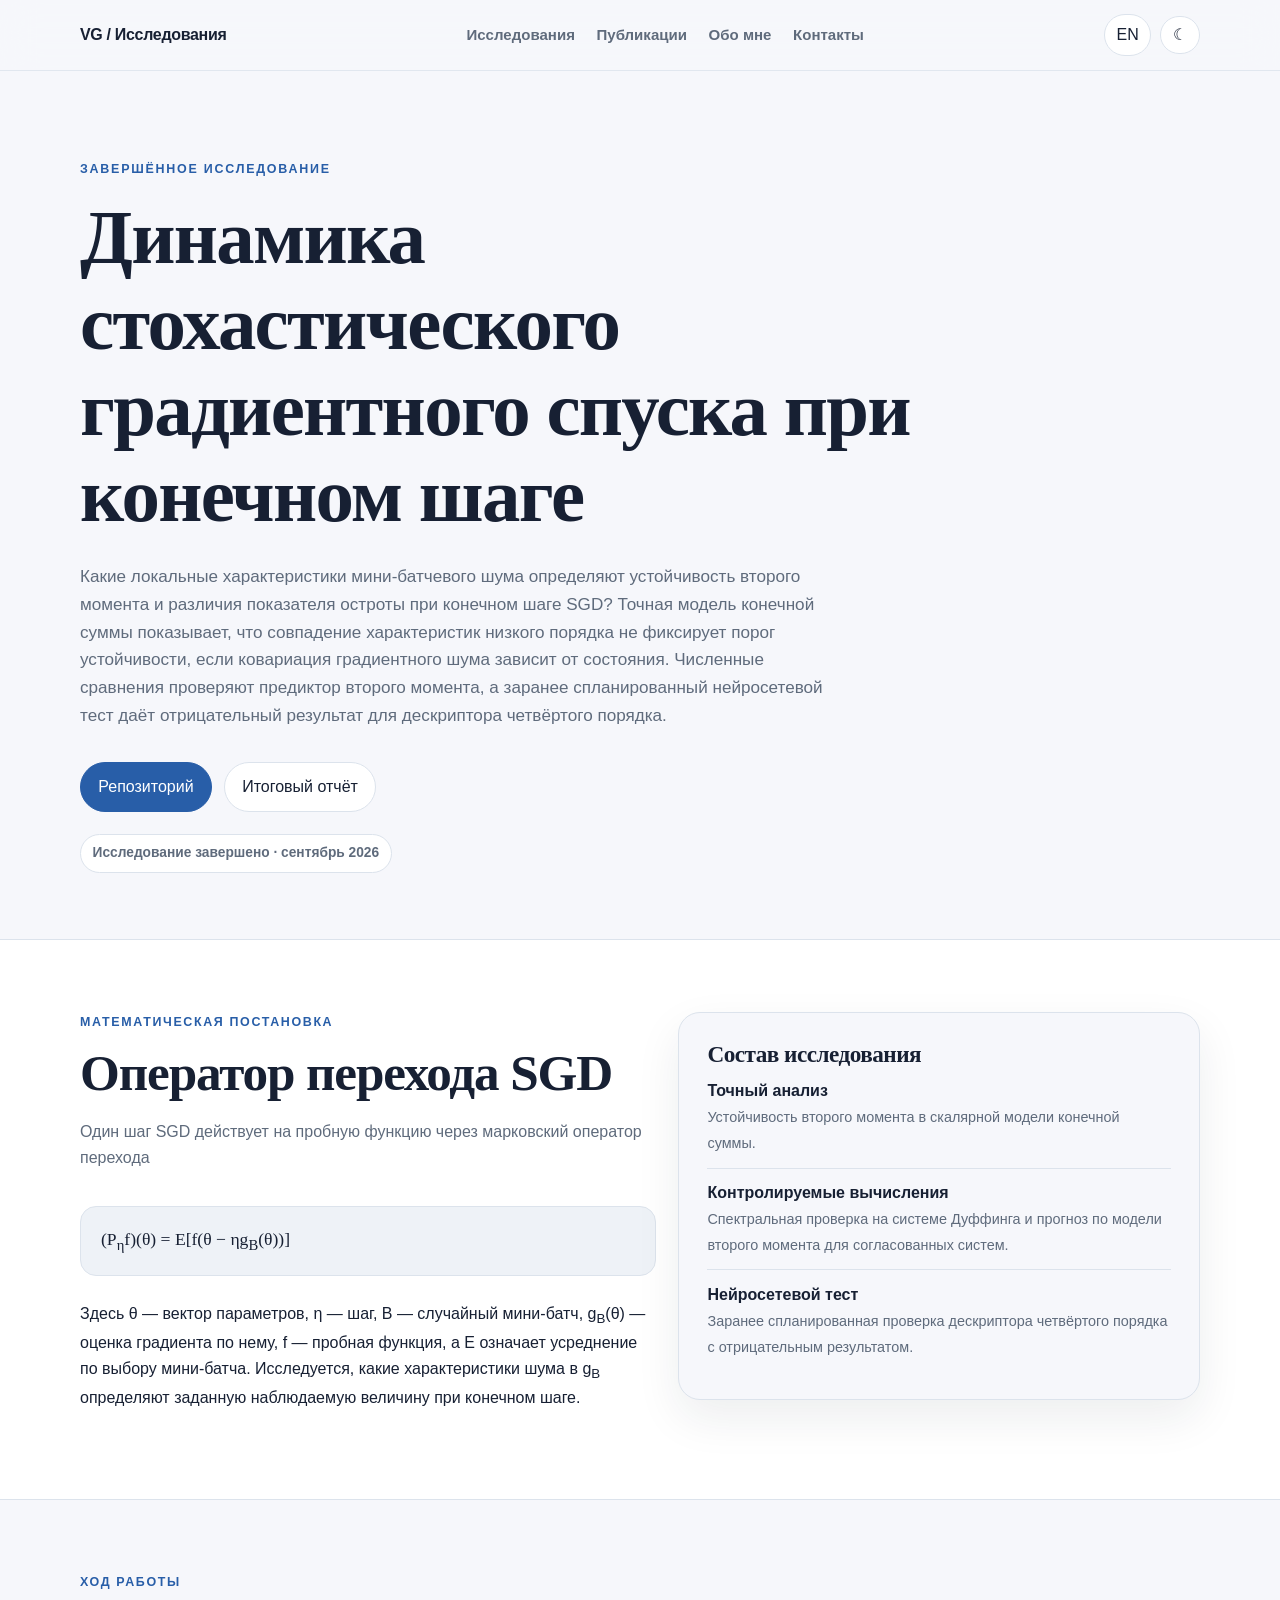
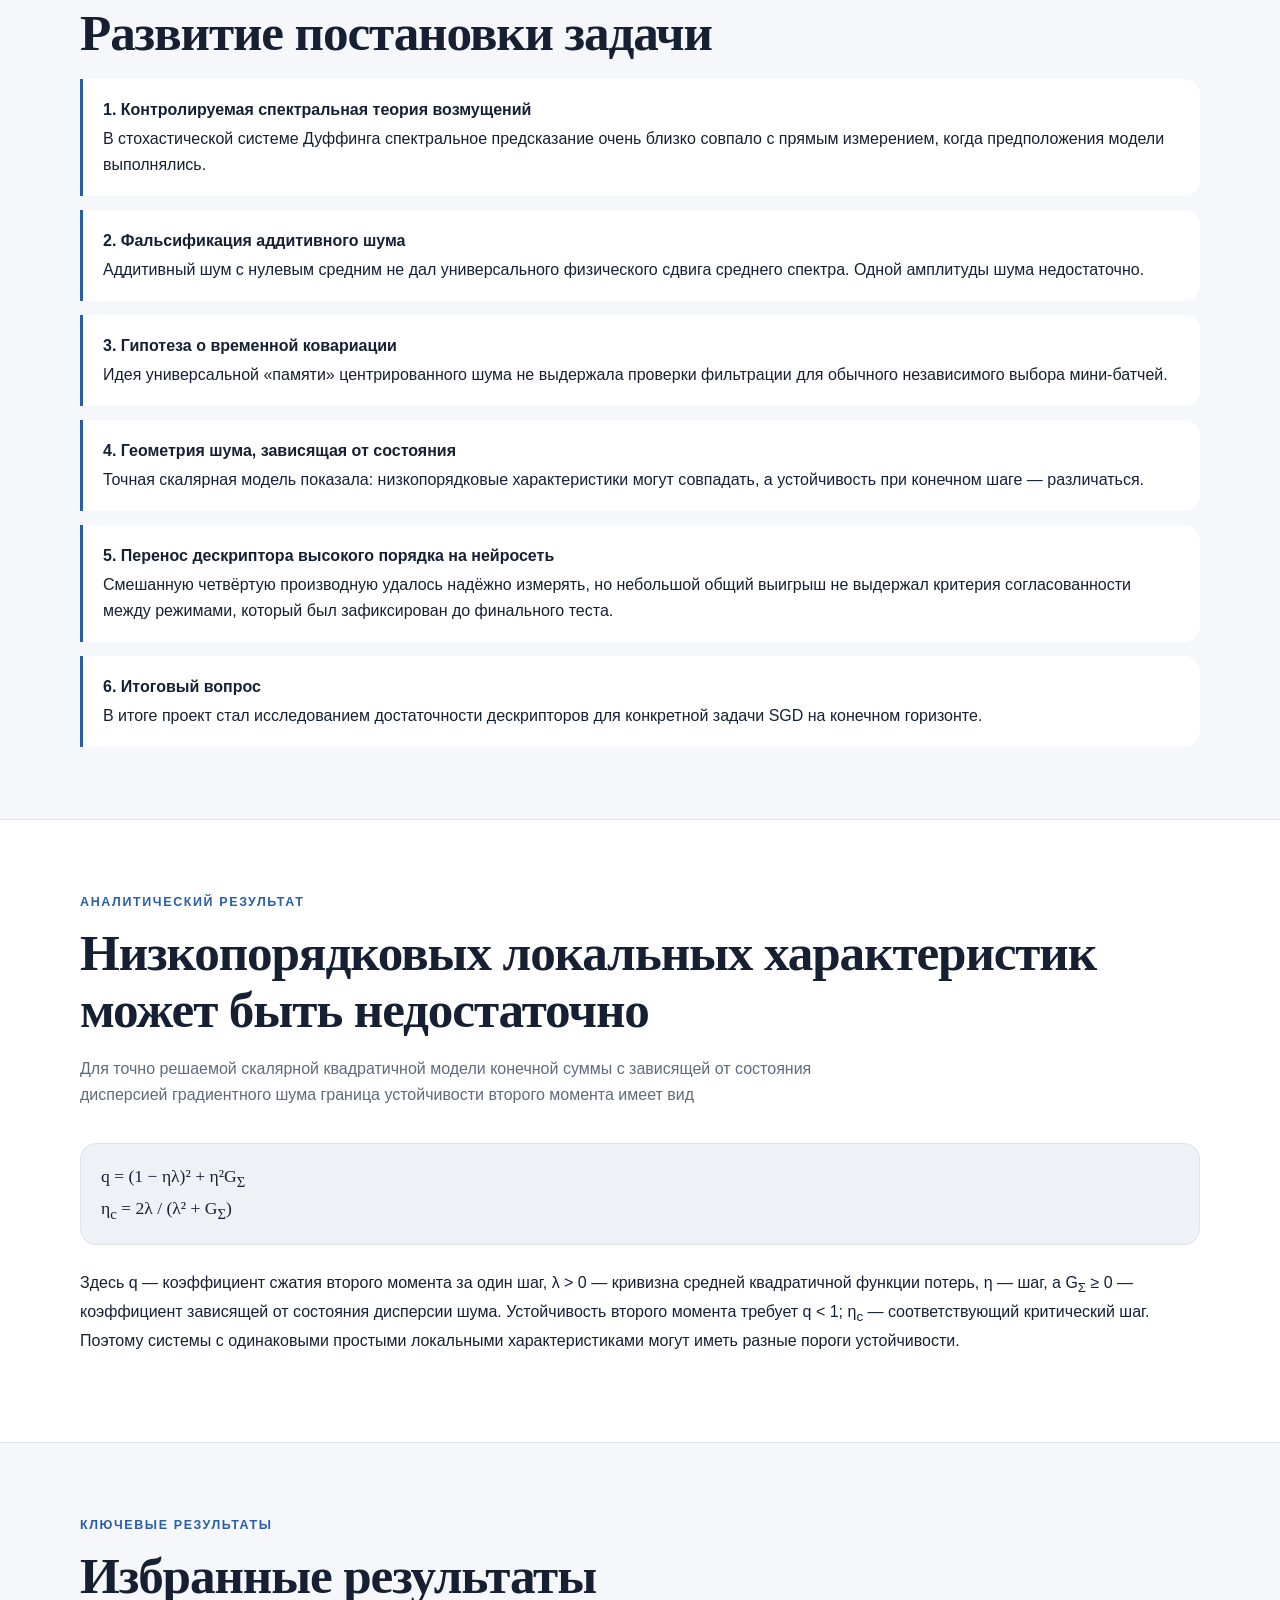
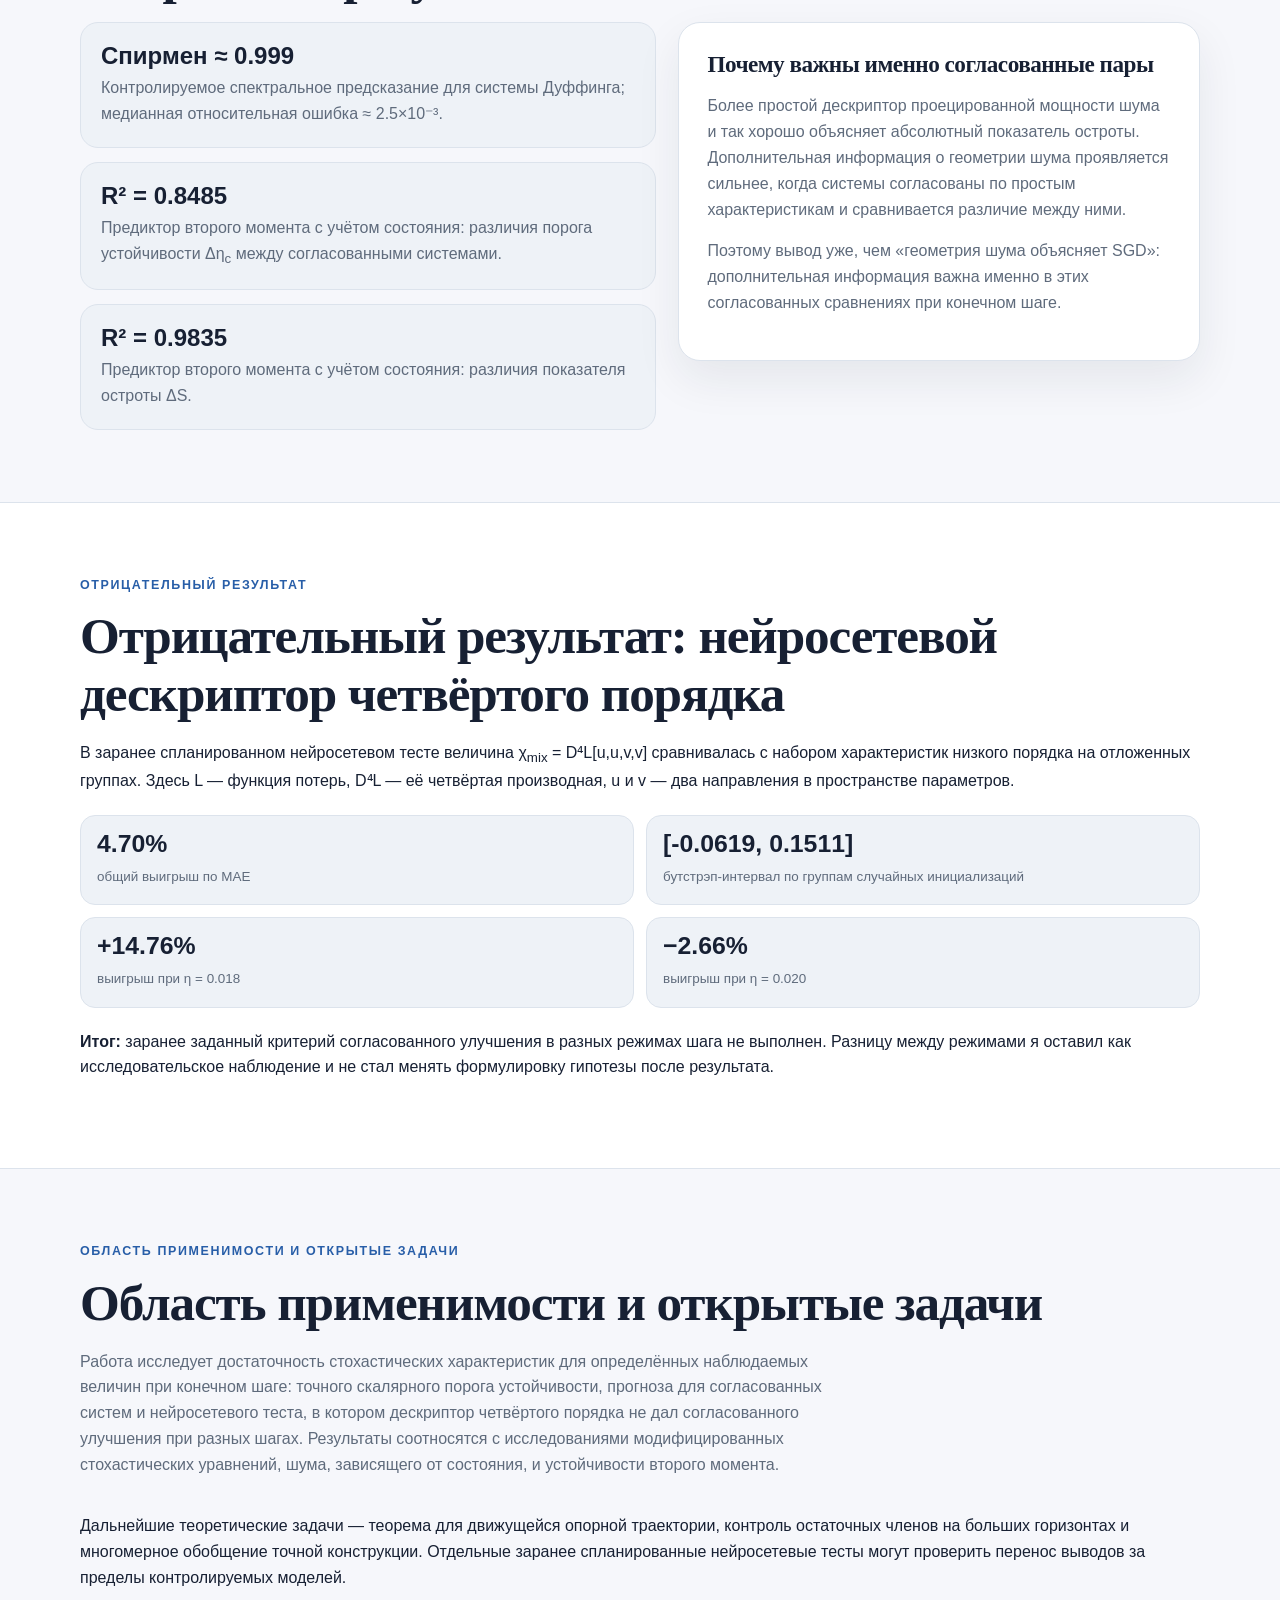
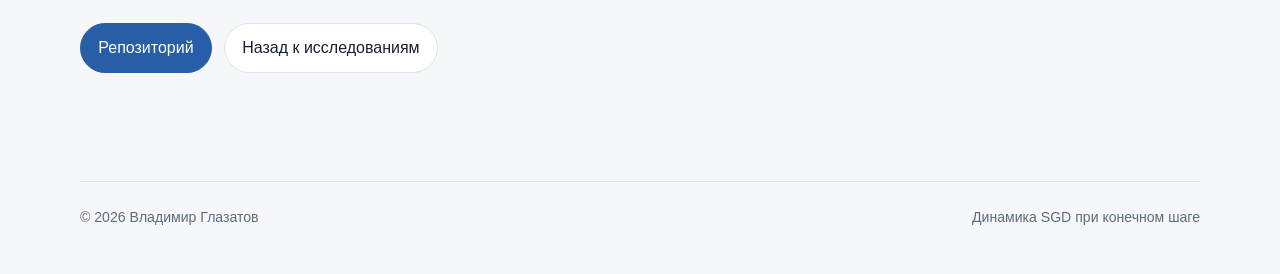
<file: ru/projects/sgd/index.html>
<!doctype html>
<html lang="ru">
<head>
  <meta charset="utf-8">
  <meta name="viewport" content="width=device-width, initial-scale=1">
  <title>Динамика SGD при конечном шаге — Владимир Глазатов</title>
  <meta name="description" content="Завершённый проект v1.0 о динамике SGD при конечном шаге, геометрии шума, устойчивости, достаточности дескрипторов и независимых нейросетевых тестах.">
  <link rel="canonical" href="https://bard0.github.io/ru/projects/sgd/">
  <link rel="alternate" hreflang="en" href="https://bard0.github.io/projects/sgd/">
  <link rel="alternate" hreflang="ru" href="https://bard0.github.io/ru/projects/sgd/">
  <link rel="stylesheet" href="../../../assets/css/styles.css">
  <style>
    .project-status{display:inline-flex;gap:.5rem;align-items:center;padding:.45rem .72rem;border:1px solid var(--border);border-radius:999px;background:var(--surface);color:var(--muted);font-size:.86rem;font-weight:700}
    .project-grid{display:grid;grid-template-columns:1.05fr .95fr;gap:22px;align-items:start}
    .result-stack{display:grid;gap:14px}.result-card{padding:20px;border:1px solid var(--border);border-radius:18px;background:var(--surface-2)}
    .result-card strong{display:block;font-size:1.5rem;line-height:1.1;margin-bottom:.35rem}.result-card span{color:var(--muted)}
    .arc{display:grid;gap:14px}.arc-step{padding:18px 20px;border-left:3px solid var(--accent);background:var(--surface);border-radius:0 16px 16px 0}.arc-step b{display:block;margin-bottom:.2rem}
    @media(max-width:900px){.project-grid{grid-template-columns:1fr}}
  </style>
</head>
<body>
<header class="site-header"><div class="container nav"><a class="brand" href="../../">VG <span>/ Исследования</span></a><nav class="nav-links" aria-label="Основная навигация"><a href="../../#research">Исследования</a><a href="../../#publications">Публикации</a><a href="../../#background">Обо мне</a><a href="../../#contact">Контакты</a></nav><div class="nav-actions"><a class="lang-btn" href="../../../projects/sgd/">EN</a><button class="icon-btn" type="button" data-theme-toggle aria-label="Переключить тему">☾</button><button class="icon-btn menu-btn" type="button" data-menu-toggle aria-label="Открыть меню" aria-expanded="false">≡</button></div></div></header>

<main>
<section class="hero"><div class="container"><div class="eyebrow">Завершённое исследование</div><h1>Динамика стохастического градиентного спуска при конечном шаге</h1><p class="hero-copy">Какие локальные характеристики мини-батчевого шума определяют устойчивость второго момента и различия показателя остроты при конечном шаге SGD? Точная модель конечной суммы показывает, что совпадение характеристик низкого порядка не фиксирует порог устойчивости, если ковариация градиентного шума зависит от состояния. Численные сравнения проверяют предиктор второго момента, а заранее спланированный нейросетевой тест даёт отрицательный результат для дескриптора четвёртого порядка.</p><div class="hero-actions"><a class="button primary" href="https://github.com/bard0/Finite-Step-Stochastic-Dynamics-of-SGD">Репозиторий</a><a class="button" href="https://github.com/bard0/Finite-Step-Stochastic-Dynamics-of-SGD/blob/main/FINAL_RESEARCH_SUMMARY.md">Итоговый отчёт</a></div><div style="margin-top:1.4rem"><span class="project-status">Исследование завершено · сентябрь 2026</span></div></div></section>

<section class="section alt"><div class="container project-grid"><div><div class="section-kicker">Математическая постановка</div><h2>Оператор перехода SGD</h2><p class="section-intro">Один шаг SGD действует на пробную функцию через марковский оператор перехода</p><div class="formula">(P<sub>η</sub>f)(θ) = E[f(θ − ηg<sub>B</sub>(θ))]</div><p>Здесь θ — вектор параметров, η — шаг, B — случайный мини-батч, g<sub>B</sub>(θ) — оценка градиента по нему, f — пробная функция, а E означает усреднение по выбору мини-батча. Исследуется, какие характеристики шума в g<sub>B</sub> определяют заданную наблюдаемую величину при конечном шаге.</p></div><div class="card"><h3>Состав исследования</h3><ul class="list-clean"><li><strong>Точный анализ</strong><br><span class="note">Устойчивость второго момента в скалярной модели конечной суммы.</span></li><li><strong>Контролируемые вычисления</strong><br><span class="note">Спектральная проверка на системе Дуффинга и прогноз по модели второго момента для согласованных систем.</span></li><li><strong>Нейросетевой тест</strong><br><span class="note">Заранее спланированная проверка дескриптора четвёртого порядка с отрицательным результатом.</span></li></ul></div></div></section>

<section class="section"><div class="container"><div class="section-kicker">Ход работы</div><h2>Развитие постановки задачи</h2><div class="arc"><div class="arc-step"><b>1. Контролируемая спектральная теория возмущений</b>В стохастической системе Дуффинга спектральное предсказание очень близко совпало с прямым измерением, когда предположения модели выполнялись.</div><div class="arc-step"><b>2. Фальсификация аддитивного шума</b>Аддитивный шум с нулевым средним не дал универсального физического сдвига среднего спектра. Одной амплитуды шума недостаточно.</div><div class="arc-step"><b>3. Гипотеза о временной ковариации</b>Идея универсальной «памяти» центрированного шума не выдержала проверки фильтрации для обычного независимого выбора мини-батчей.</div><div class="arc-step"><b>4. Геометрия шума, зависящая от состояния</b>Точная скалярная модель показала: низкопорядковые характеристики могут совпадать, а устойчивость при конечном шаге — различаться.</div><div class="arc-step"><b>5. Перенос дескриптора высокого порядка на нейросеть</b>Смешанную четвёртую производную удалось надёжно измерять, но небольшой общий выигрыш не выдержал критерия согласованности между режимами, который был зафиксирован до финального теста.</div><div class="arc-step"><b>6. Итоговый вопрос</b>В итоге проект стал исследованием достаточности дескрипторов для конкретной задачи SGD на конечном горизонте.</div></div></div></section>

<section class="section alt"><div class="container"><div class="section-kicker">Аналитический результат</div><h2>Низкопорядковых локальных характеристик может быть недостаточно</h2><p class="section-intro">Для точно решаемой скалярной квадратичной модели конечной суммы с зависящей от состояния дисперсией градиентного шума граница устойчивости второго момента имеет вид</p><div class="formula">q = (1 − ηλ)² + η²G<sub>Σ</sub><br>η<sub>c</sub> = 2λ / (λ² + G<sub>Σ</sub>)</div><p>Здесь q — коэффициент сжатия второго момента за один шаг, λ &gt; 0 — кривизна средней квадратичной функции потерь, η — шаг, а G<sub>Σ</sub> ≥ 0 — коэффициент зависящей от состояния дисперсии шума. Устойчивость второго момента требует q &lt; 1; η<sub>c</sub> — соответствующий критический шаг. Поэтому системы с одинаковыми простыми локальными характеристиками могут иметь разные пороги устойчивости.</p></div></section>

<section class="section"><div class="container"><div class="section-kicker">Ключевые результаты</div><h2>Избранные результаты</h2><div class="project-grid"><div class="result-stack"><div class="result-card"><strong>Спирмен ≈ 0.999</strong><span>Контролируемое спектральное предсказание для системы Дуффинга; медианная относительная ошибка ≈ 2.5×10⁻³.</span></div><div class="result-card"><strong>R² = 0.8485</strong><span>Предиктор второго момента с учётом состояния: различия порога устойчивости Δη<sub>c</sub> между согласованными системами.</span></div><div class="result-card"><strong>R² = 0.9835</strong><span>Предиктор второго момента с учётом состояния: различия показателя остроты ΔS.</span></div></div><div class="card"><h3>Почему важны именно согласованные пары</h3><p>Более простой дескриптор проецированной мощности шума и так хорошо объясняет абсолютный показатель остроты. Дополнительная информация о геометрии шума проявляется сильнее, когда системы согласованы по простым характеристикам и сравнивается различие между ними.</p><p>Поэтому вывод уже, чем «геометрия шума объясняет SGD»: дополнительная информация важна именно в этих согласованных сравнениях при конечном шаге.</p></div></div></section>

<section class="section alt"><div class="container"><div class="section-kicker">Отрицательный результат</div><h2>Отрицательный результат: нейросетевой дескриптор четвёртого порядка</h2><p>В заранее спланированном нейросетевом тесте величина χ<sub>mix</sub> = D⁴L[u,u,v,v] сравнивалась с набором характеристик низкого порядка на отложенных группах. Здесь L — функция потерь, D⁴L — её четвёртая производная, u и v — два направления в пространстве параметров.</p><div class="metrics"><div class="metric"><strong>4.70%</strong><span>общий выигрыш по MAE</span></div><div class="metric"><strong>[-0.0619, 0.1511]</strong><span>бутстрэп-интервал по группам случайных инициализаций</span></div><div class="metric"><strong>+14.76%</strong><span>выигрыш при η = 0.018</span></div><div class="metric"><strong>−2.66%</strong><span>выигрыш при η = 0.020</span></div></div><p style="margin-top:1.3rem"><strong>Итог:</strong> заранее заданный критерий согласованного улучшения в разных режимах шага не выполнен. Разницу между режимами я оставил как исследовательское наблюдение и не стал менять формулировку гипотезы после результата.</p></div></section>

<section class="section"><div class="container"><div class="section-kicker">Область применимости и открытые задачи</div><h2>Область применимости и открытые задачи</h2><p class="section-intro">Работа исследует достаточность стохастических характеристик для определённых наблюдаемых величин при конечном шаге: точного скалярного порога устойчивости, прогноза для согласованных систем и нейросетевого теста, в котором дескриптор четвёртого порядка не дал согласованного улучшения при разных шагах. Результаты соотносятся с исследованиями модифицированных стохастических уравнений, шума, зависящего от состояния, и устойчивости второго момента.</p><p>Дальнейшие теоретические задачи — теорема для движущейся опорной траектории, контроль остаточных членов на больших горизонтах и многомерное обобщение точной конструкции. Отдельные заранее спланированные нейросетевые тесты могут проверить перенос выводов за пределы контролируемых моделей.</p><div class="hero-actions"><a class="button primary" href="https://github.com/bard0/Finite-Step-Stochastic-Dynamics-of-SGD">Репозиторий</a><a class="button" href="../../#research">Назад к исследованиям</a></div></div></section>
</main>
<footer class="site-footer"><div class="container footer-row"><span>© 2026 Владимир Глазатов</span><span>Динамика SGD при конечном шаге</span></div></footer>
<script src="../../../assets/js/main.js"></script>
</body>
</html>
</file>
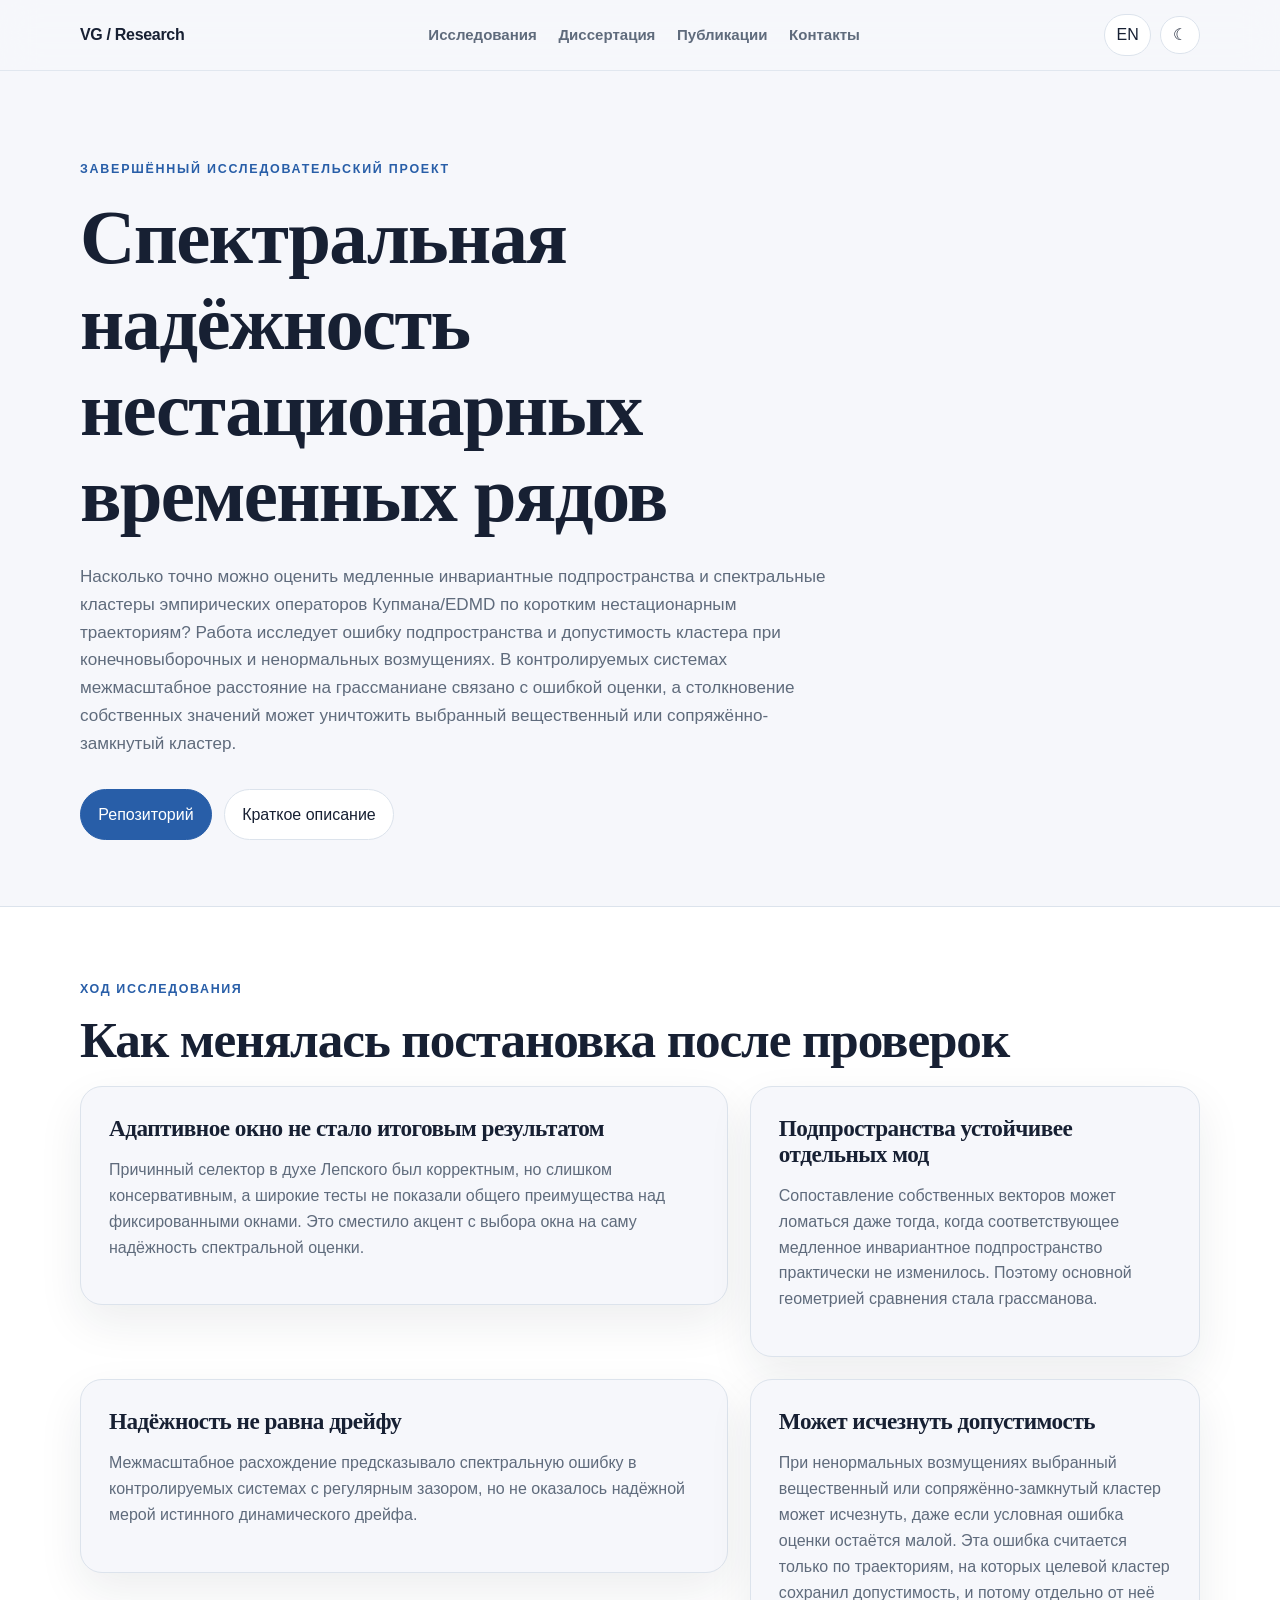
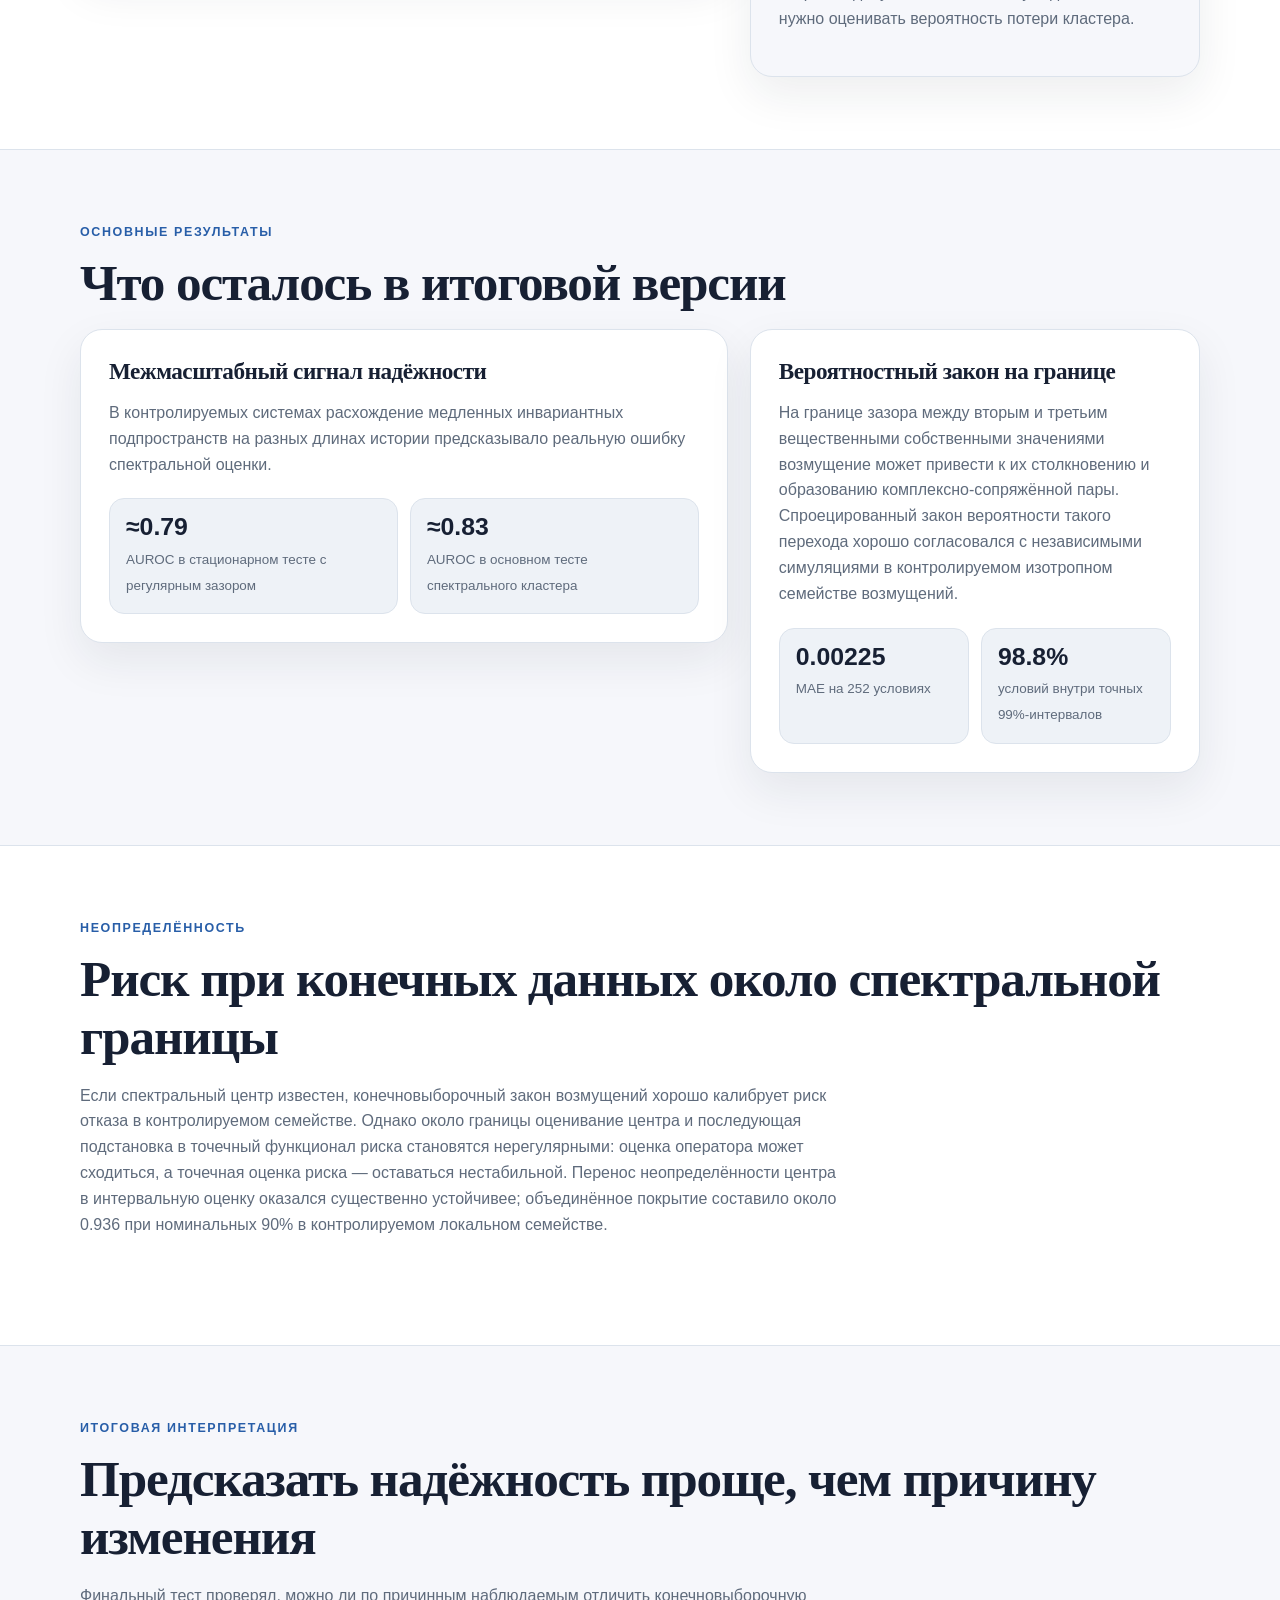
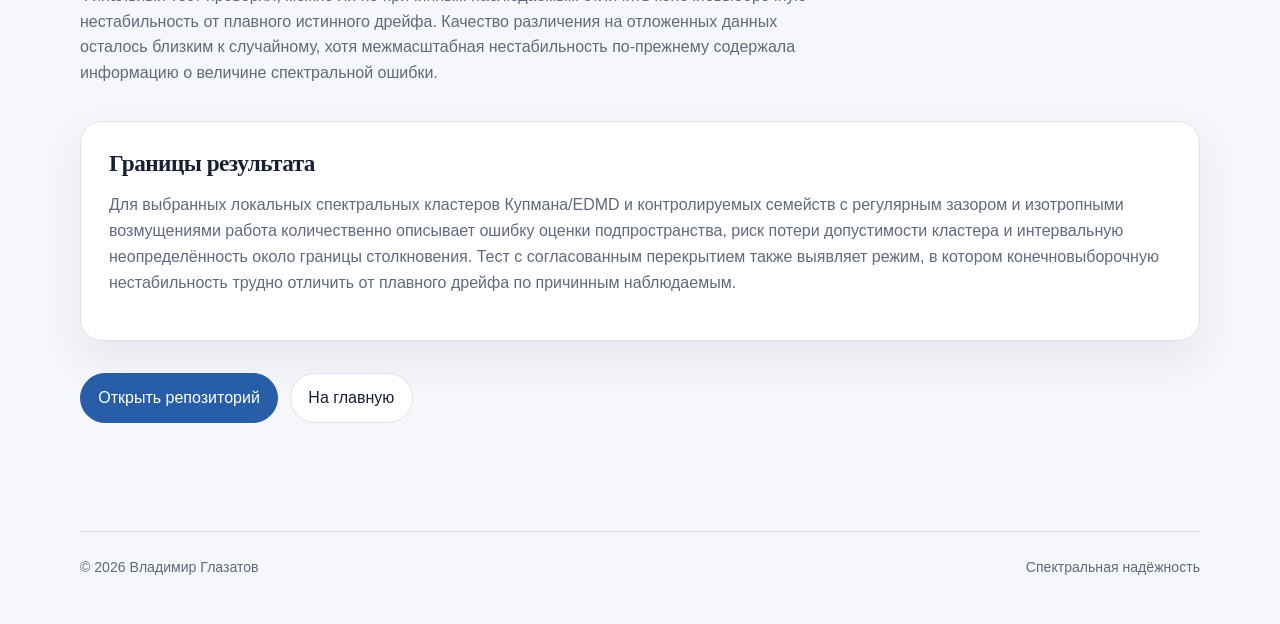
<file: ru/projects/spectral-reliability/index.html>
<!doctype html>
<html lang="ru">
<head>
  <meta charset="utf-8">
  <meta name="viewport" content="width=device-width, initial-scale=1">
  <title>Спектральная надёжность нестационарных временных рядов — Владимир Глазатов</title>
  <meta name="description" content="Исследование надёжности локальных моделей Купмана/EDMD: инвариантные подпространства, ненормальность, спектральная допустимость и неопределённость при конечных данных.">
  <link rel="canonical" href="https://bard0.github.io/ru/projects/spectral-reliability/">
  <link rel="alternate" hreflang="en" href="https://bard0.github.io/projects/spectral-reliability/">
  <link rel="alternate" hreflang="ru" href="https://bard0.github.io/ru/projects/spectral-reliability/">
  <link rel="stylesheet" href="../../../assets/css/styles.css">
</head>
<body>
<header class="site-header"><div class="container nav"><a class="brand" href="../../../ru/">VG <span>/ Research</span></a><nav class="nav-links" aria-label="Основная навигация"><a href="../../../ru/#research">Исследования</a><a href="../../../ru/research/phd/">Диссертация</a><a href="../../../ru/#publications">Публикации</a><a href="../../../ru/#contact">Контакты</a></nav><div class="nav-actions"><a class="lang-btn" href="../../../projects/spectral-reliability/">EN</a><button class="icon-btn" type="button" data-theme-toggle aria-label="Переключить тему">☾</button><button class="icon-btn menu-btn" type="button" data-menu-toggle aria-label="Открыть навигацию" aria-expanded="false">≡</button></div></div></header>
<main>
<section class="hero"><div class="container"><div class="eyebrow">Завершённый исследовательский проект</div><h1>Спектральная надёжность нестационарных временных рядов</h1><p class="hero-copy">Насколько точно можно оценить медленные инвариантные подпространства и спектральные кластеры эмпирических операторов Купмана/EDMD по коротким нестационарным траекториям? Работа исследует ошибку подпространства и допустимость кластера при конечновыборочных и ненормальных возмущениях. В контролируемых системах межмасштабное расстояние на грассманиане связано с ошибкой оценки, а столкновение собственных значений может уничтожить выбранный вещественный или сопряжённо-замкнутый кластер.</p><div class="hero-actions"><a class="button primary" href="https://github.com/bard0/spectral-dynamics-of-time-series">Репозиторий</a><a class="button" href="https://github.com/bard0/spectral-dynamics-of-time-series/blob/main/docs/portfolio_summary.md">Краткое описание</a></div></div></section>

<section class="section alt"><div class="container"><div class="section-kicker">Ход исследования</div><h2>Как менялась постановка после проверок</h2><div class="research-grid"><article class="card"><h3>Адаптивное окно не стало итоговым результатом</h3><p>Причинный селектор в духе Лепского был корректным, но слишком консервативным, а широкие тесты не показали общего преимущества над фиксированными окнами. Это сместило акцент с выбора окна на саму надёжность спектральной оценки.</p></article><article class="card"><h3>Подпространства устойчивее отдельных мод</h3><p>Сопоставление собственных векторов может ломаться даже тогда, когда соответствующее медленное инвариантное подпространство практически не изменилось. Поэтому основной геометрией сравнения стала грассманова.</p></article><article class="card"><h3>Надёжность не равна дрейфу</h3><p>Межмасштабное расхождение предсказывало спектральную ошибку в контролируемых системах с регулярным зазором, но не оказалось надёжной мерой истинного динамического дрейфа.</p></article><article class="card"><h3>Может исчезнуть допустимость</h3><p>При ненормальных возмущениях выбранный вещественный или сопряжённо-замкнутый кластер может исчезнуть, даже если условная ошибка оценки остаётся малой. Эта ошибка считается только по траекториям, на которых целевой кластер сохранил допустимость, и потому отдельно от неё нужно оценивать вероятность потери кластера.</p></article></div></div></section>

<section class="section"><div class="container"><div class="section-kicker">Основные результаты</div><h2>Что осталось в итоговой версии</h2><div class="research-grid"><article class="card"><h3>Межмасштабный сигнал надёжности</h3><p>В контролируемых системах расхождение медленных инвариантных подпространств на разных длинах истории предсказывало реальную ошибку спектральной оценки.</p><div class="metrics"><div class="metric"><strong>≈0.79</strong><span>AUROC в стационарном тесте с регулярным зазором</span></div><div class="metric"><strong>≈0.83</strong><span>AUROC в основном тесте спектрального кластера</span></div></div></article><article class="card"><h3>Вероятностный закон на границе</h3><p>На границе зазора между вторым и третьим вещественными собственными значениями возмущение может привести к их столкновению и образованию комплексно-сопряжённой пары. Спроецированный закон вероятности такого перехода хорошо согласовался с независимыми симуляциями в контролируемом изотропном семействе возмущений.</p><div class="metrics"><div class="metric"><strong>0.00225</strong><span>MAE на 252 условиях</span></div><div class="metric"><strong>98.8%</strong><span>условий внутри точных 99%-интервалов</span></div></div></article></div></div></section>

<section class="section alt"><div class="container"><div class="section-kicker">Неопределённость</div><h2>Риск при конечных данных около спектральной границы</h2><p class="section-intro">Если спектральный центр известен, конечновыборочный закон возмущений хорошо калибрует риск отказа в контролируемом семействе. Однако около границы оценивание центра и последующая подстановка в точечный функционал риска становятся нерегулярными: оценка оператора может сходиться, а точечная оценка риска — оставаться нестабильной. Перенос неопределённости центра в интервальную оценку оказался существенно устойчивее; объединённое покрытие составило около 0.936 при номинальных 90% в контролируемом локальном семействе.</p></div></section>

<section class="section"><div class="container"><div class="section-kicker">Итоговая интерпретация</div><h2>Предсказать надёжность проще, чем причину изменения</h2><p class="section-intro">Финальный тест проверял, можно ли по причинным наблюдаемым отличить конечновыборочную нестабильность от плавного истинного дрейфа. Качество различения на отложенных данных осталось близким к случайному, хотя межмасштабная нестабильность по-прежнему содержала информацию о величине спектральной ошибки.</p><div class="card"><h3>Границы результата</h3><p>Для выбранных локальных спектральных кластеров Купмана/EDMD и контролируемых семейств с регулярным зазором и изотропными возмущениями работа количественно описывает ошибку оценки подпространства, риск потери допустимости кластера и интервальную неопределённость около границы столкновения. Тест с согласованным перекрытием также выявляет режим, в котором конечновыборочную нестабильность трудно отличить от плавного дрейфа по причинным наблюдаемым.</p></div><div class="hero-actions"><a class="button primary" href="https://github.com/bard0/spectral-dynamics-of-time-series">Открыть репозиторий</a><a class="button" href="../../../ru/">На главную</a></div></div></section>
</main>
<footer class="site-footer"><div class="container footer-row"><span>© 2026 Владимир Глазатов</span><span>Спектральная надёжность</span></div></footer>
<script src="../../../assets/js/main.js"></script>
</body>
</html>
</file>
<file: assets/css/styles.css>
:root {
  --bg: #f6f7fb;
  --surface: #ffffff;
  --surface-2: #eef2f7;
  --text: #172033;
  --muted: #5f6b7c;
  --accent: #285ea8;
  --accent-strong: #19477f;
  --accent-soft: #e8f0fb;
  --border: #dce3ec;
  --shadow: 0 18px 45px rgba(22, 34, 53, 0.08);
  --radius: 22px;
  --max: 1120px;
}

html[data-theme="dark"] {
  --bg: #0c111b;
  --surface: #131b28;
  --surface-2: #1a2433;
  --text: #edf2f8;
  --muted: #a8b4c4;
  --accent: #86b8ff;
  --accent-strong: #b9d5ff;
  --accent-soft: #192a43;
  --border: #273449;
  --shadow: 0 18px 45px rgba(0, 0, 0, 0.24);
}

* { box-sizing: border-box; }
html { scroll-behavior: smooth; }
body {
  margin: 0;
  background: var(--bg);
  color: var(--text);
  font-family: ui-sans-serif, -apple-system, BlinkMacSystemFont, "Segoe UI", Roboto, Arial, sans-serif;
  line-height: 1.62;
  -webkit-font-smoothing: antialiased;
}
a { color: var(--accent); text-decoration: none; }
a:hover { color: var(--accent-strong); }
img { max-width: 100%; }
button, a.button { font: inherit; }

.skip-link {
  position: fixed; left: 1rem; top: -5rem; z-index: 999;
  background: var(--surface); color: var(--text); padding: .7rem 1rem; border-radius: 10px;
}
.skip-link:focus { top: 1rem; }

.container { width: min(var(--max), calc(100% - 40px)); margin: 0 auto; }
.site-header {
  position: sticky; top: 0; z-index: 50;
  border-bottom: 1px solid color-mix(in srgb, var(--border) 78%, transparent);
  background: color-mix(in srgb, var(--bg) 88%, transparent);
  backdrop-filter: blur(18px);
}
.nav { height: 70px; display: flex; align-items: center; justify-content: space-between; gap: 1rem; }
.brand { color: var(--text); font-weight: 780; letter-spacing: -.02em; }
.nav-links { display: flex; align-items: center; gap: 1.35rem; }
.nav-links a { color: var(--muted); font-size: .94rem; font-weight: 600; }
.nav-links a:hover { color: var(--text); }
.nav-actions { display: flex; gap: .55rem; align-items: center; }
.icon-btn, .lang-btn {
  border: 1px solid var(--border); background: var(--surface); color: var(--text);
  min-height: 38px; border-radius: 999px; padding: .42rem .72rem; cursor: pointer;
}
.icon-btn { width: 40px; padding: 0; display: grid; place-items: center; }
.menu-btn { display: none; }

.hero { padding: 88px 0 66px; }
.hero-grid { display: grid; grid-template-columns: minmax(0, 1.5fr) minmax(240px, .55fr); gap: 70px; align-items: center; }
.eyebrow { color: var(--accent); font-size: .78rem; text-transform: uppercase; letter-spacing: .14em; font-weight: 800; margin-bottom: 1rem; }
h1, h2, h3 {
  font-family: Georgia, "Times New Roman", serif;
  line-height: 1.12;
  margin: 0;
  letter-spacing: -.022em;
}
h1 { font-size: clamp(3rem, 6vw, 5.6rem); max-width: 850px; }
h2 { font-size: clamp(2.1rem, 4vw, 3.3rem); margin-bottom: 1.1rem; }
h3 { font-size: 1.45rem; }
.hero-subtitle { margin: 1.25rem 0 0; font-size: clamp(1.2rem, 2.5vw, 1.65rem); color: var(--muted); font-weight: 500; }
.hero-copy { max-width: 760px; margin: 1.5rem 0 0; font-size: 1.07rem; color: var(--muted); }
.hero-actions { display: flex; flex-wrap: wrap; gap: .75rem; margin-top: 2rem; }
.button {
  display: inline-flex; align-items: center; justify-content: center; gap: .45rem;
  min-height: 44px; padding: .7rem 1.08rem; border-radius: 999px;
  border: 1px solid var(--border); background: var(--surface); color: var(--text); font-weight: 700;
}
.button.primary { background: var(--accent); border-color: var(--accent); color: white; }
html[data-theme="dark"] .button.primary { color: #08111e; }
.button:hover { transform: translateY(-1px); box-shadow: 0 8px 22px rgba(0,0,0,.08); }
.hero-photo-wrap { justify-self: center; position: relative; }
.hero-photo-wrap::before {
  content: ""; position: absolute; inset: 10% -14% -8% 14%;
  border-radius: 38px; background: var(--accent-soft); transform: rotate(4deg); z-index: -1;
}
.hero-photo {
  display: block; width: min(290px, 72vw); aspect-ratio: 1 / 1; object-fit: cover;
  border-radius: 34px; border: 1px solid var(--border); box-shadow: var(--shadow);
}
.hero-meta { display: flex; flex-wrap: wrap; gap: .55rem 1rem; margin-top: 1.4rem; color: var(--muted); font-size: .93rem; }
.support-links { display: flex; flex-wrap: wrap; gap: .35rem 1.2rem; margin: 1rem 0 0; font-size: .93rem; font-weight: 600; }
.support-links a { text-decoration: underline; text-underline-offset: .18em; }

.section { padding: 72px 0; }
.section.alt { background: var(--surface); border-block: 1px solid var(--border); }
.section-intro { max-width: 760px; color: var(--muted); margin: 0 0 2.2rem; }
.section-kicker { color: var(--accent); font-size: .78rem; text-transform: uppercase; letter-spacing: .13em; font-weight: 800; margin-bottom: .75rem; }

.research-grid { display: grid; grid-template-columns: 1.18fr .82fr; gap: 22px; align-items: start; }
.card { background: var(--surface); border: 1px solid var(--border); border-radius: var(--radius); padding: 28px; box-shadow: var(--shadow); }
.alt .card { background: var(--bg); }
.card p { color: var(--muted); }
.tags { display: flex; flex-wrap: wrap; gap: .5rem; margin: 1.15rem 0 0; }
.tag { padding: .38rem .68rem; border-radius: 999px; background: var(--accent-soft); color: var(--accent-strong); font-size: .8rem; font-weight: 700; }
.formula {
  margin: 1.6rem 0; padding: 1.1rem 1.25rem; border: 1px solid var(--border); border-radius: 16px;
  background: var(--surface-2); font-family: Georgia, "Times New Roman", serif; font-size: 1.1rem; overflow-x: auto;
}
.metrics { display: grid; grid-template-columns: repeat(2, minmax(0,1fr)); gap: 12px; margin-top: 1.3rem; }
.metric { padding: 16px; border: 1px solid var(--border); border-radius: 15px; background: var(--surface-2); }
.metric strong { display: block; font-size: 1.55rem; color: var(--text); line-height: 1; margin-bottom: .35rem; }
.metric span { color: var(--muted); font-size: .84rem; }
.list-clean { list-style: none; padding: 0; margin: 0; }
.list-clean li { padding: .72rem 0; border-bottom: 1px solid var(--border); }
.list-clean li:last-child { border-bottom: 0; }

.publications { display: grid; gap: 13px; }
.pub { display: grid; grid-template-columns: 65px 1fr; gap: 18px; padding: 20px 0; border-bottom: 1px solid var(--border); }
.pub:last-child { border-bottom: 0; }
.pub-year { color: var(--accent); font-weight: 800; font-size: .9rem; }
.pub-title { font-family: Georgia, "Times New Roman", serif; font-size: 1.08rem; line-height: 1.35; }
.pub-meta { margin-top: .35rem; color: var(--muted); font-size: .91rem; }
.pub-links { margin-top: .55rem; display: flex; gap: .8rem; flex-wrap: wrap; font-size: .88rem; font-weight: 700; }

.timeline { position: relative; display: grid; gap: 14px; }
.timeline-item { display: grid; grid-template-columns: 120px 1fr; gap: 22px; }
.timeline-date { color: var(--muted); font-size: .9rem; font-weight: 700; padding-top: .18rem; }
.timeline-content { padding: 0 0 18px 20px; border-left: 2px solid var(--border); }
.timeline-content h3 { font-size: 1.15rem; margin-bottom: .3rem; }
.timeline-content p { margin: 0; color: var(--muted); }

.cv-grid { display: grid; grid-template-columns: repeat(3, 1fr); gap: 16px; }
.cv-card { display: flex; flex-direction: column; min-height: 220px; }
.cv-card p { flex: 1; }
.cv-card .button { align-self: flex-start; }

.chips { display: flex; gap: .5rem; flex-wrap: wrap; }
.chip { padding: .46rem .72rem; background: var(--surface-2); border: 1px solid var(--border); border-radius: 999px; color: var(--muted); font-size: .86rem; }
.contact-grid { display: grid; grid-template-columns: 1fr 1fr; gap: 22px; }
.contact-links { display: grid; gap: .55rem; }
.contact-links a { display: flex; justify-content: space-between; padding: .9rem 0; border-bottom: 1px solid var(--border); font-weight: 700; }

.site-footer { padding: 36px 0 45px; color: var(--muted); font-size: .88rem; }
.footer-row { display: flex; justify-content: space-between; gap: 1rem; flex-wrap: wrap; border-top: 1px solid var(--border); padding-top: 24px; }

.note { color: var(--muted); font-size: .9rem; }

@media (max-width: 900px) {
  .hero-grid, .research-grid, .contact-grid { grid-template-columns: 1fr; }
  .hero-photo-wrap { order: -1; justify-self: start; }
  .hero-photo { width: 180px; border-radius: 28px; }
  .cv-grid { grid-template-columns: 1fr; }
  .nav-links { display: none; position: absolute; top: 70px; left: 20px; right: 20px; padding: 18px; border: 1px solid var(--border); border-radius: 16px; background: var(--surface); box-shadow: var(--shadow); flex-direction: column; align-items: flex-start; }
  .nav-links.open { display: flex; }
  .menu-btn { display: grid; }
}

@media (max-width: 620px) {
  .container { width: min(var(--max), calc(100% - 28px)); }
  .hero { padding-top: 55px; }
  h1 { font-size: clamp(2.7rem, 16vw, 4.2rem); }
  .phd-hero h1 { font-size: clamp(2.35rem, 9vw, 3.25rem); overflow-wrap: anywhere; }
  .metrics { grid-template-columns: 1fr; }
  .pub { grid-template-columns: 1fr; gap: 4px; }
  .timeline-item { grid-template-columns: 1fr; gap: 4px; }
  .timeline-content { margin-left: 4px; }
  .brand span { display: none; }
}

@media (prefers-reduced-motion: reduce) {
  html { scroll-behavior: auto; }
  *, *::before, *::after { transition: none !important; animation: none !important; }
}
</file>
